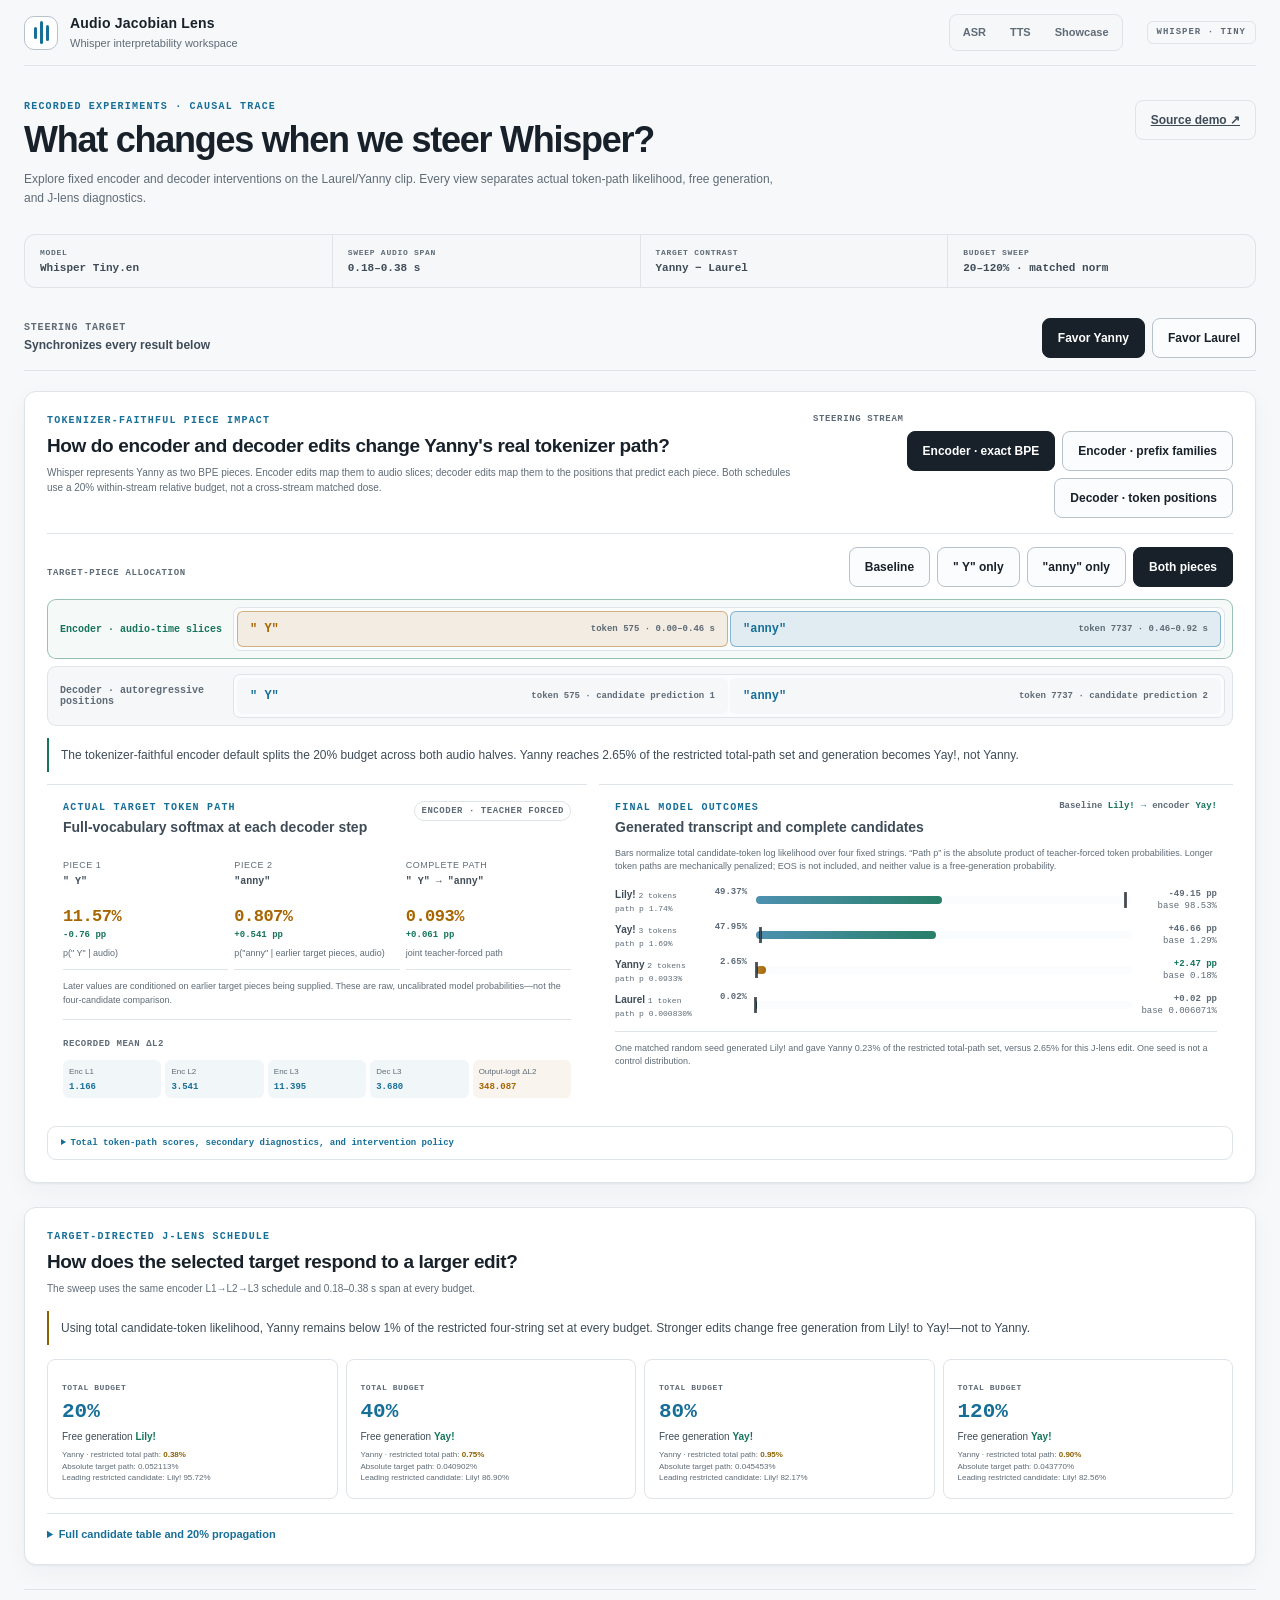
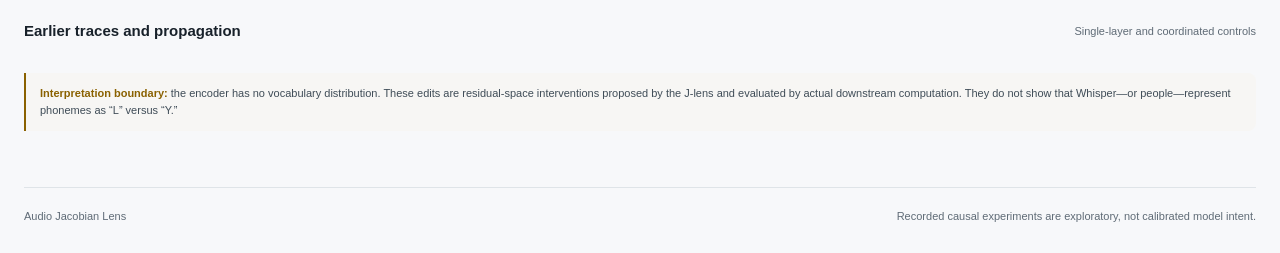
<file: web/causal.html>
<!doctype html>
<html lang="en">
  <head>
    <meta charset="UTF-8" />
    <meta name="viewport" content="width=device-width, initial-scale=1.0" />
    <meta name="description" content="Recorded causal intervention experiments for Audio Jacobian Lens." />
    <meta name="theme-color" content="#f7f8fa" />
    <title>Causal Trace Study · Audio Jacobian Lens</title>
    <link rel="icon" href="./favicon.svg" type="image/svg+xml" />
    <link rel="stylesheet" href="./styles.css?v=0.6.0-consistency" />
    <script src="./workspace-nav.js?v=0.7.0-showcase" defer></script>
    <script src="./causal.js?v=0.6.0-consistency" defer></script>
  </head>
  <body class="causal-page" data-workspace="causal">
    <header class="site-header">
      <a class="brand" href="./" aria-label="Return to Audio Jacobian Lens home">
        <span class="brand-mark" aria-hidden="true"><i></i><i></i><i></i></span>
        <span class="brand-copy"><strong>Audio Jacobian Lens</strong><small>Whisper interpretability workspace</small></span>
      </a>
      <nav class="site-nav" aria-label="Workspace pages">
        <a href="./" data-workspace-link="asr">ASR</a>
        <a href="./" data-workspace-link="speech">Speech</a>
        <a href="./chatterbox" data-workspace-link="tts">TTS</a>
        <a href="./showcase.html" data-workspace-link="showcase">Showcase</a>
      </nav>
      <div class="header-meta"><span class="model-badge">WHISPER · TINY</span></div>
    </header>

    <main>
      <section class="causal-study" aria-labelledby="causal-study-title">
        <div class="causal-study-heading">
          <div>
            <p class="section-label">RECORDED EXPERIMENTS · CAUSAL TRACE</p>
            <h1 id="causal-study-title">What changes when we steer Whisper?</h1>
            <p>Explore fixed encoder and decoder interventions on the Laurel/Yanny clip. Every view separates actual token-path likelihood, free generation, and J-lens diagnostics.</p>
          </div>
          <a class="button quiet" href="https://hrbosker.github.io/demos/laurel-yanny/" target="_blank" rel="noreferrer">Source demo ↗</a>
        </div>

        <div class="causal-study-config" aria-label="Strength-sweep configuration">
          <div><span>Model</span><strong>Whisper Tiny.en</strong></div>
          <div><span>Sweep audio span</span><strong>0.18–0.38 s</strong></div>
          <div><span>Target contrast</span><strong id="target-contrast">Yanny − Laurel</strong></div>
          <div><span>Budget sweep</span><strong>20–120% · matched norm</strong></div>
        </div>

        <div class="global-target-control">
          <div><span>Steering target</span><strong>Synchronizes every result below</strong></div>
          <div class="target-buttons" role="group" aria-label="J-lens steering target">
            <button id="target-yanny" class="button secondary active" type="button" aria-pressed="true">Favor Yanny</button>
            <button id="target-laurel" class="button secondary" type="button" aria-pressed="false">Favor Laurel</button>
          </div>
        </div>

        <section class="target-steering" aria-labelledby="target-steering-title">
          <div class="target-steering-heading">
            <div><p class="overline">Target-directed J-lens schedule</p><h2 id="target-steering-title">How does the selected target respond to a larger edit?</h2><p>The sweep uses the same encoder L1→L2→L3 schedule and 0.18–0.38 s span at every budget.</p></div>
          </div>
          <p class="target-steering-status" id="target-steering-status" aria-live="polite"></p>
          <div class="target-sweep-grid" id="target-sweep-grid" aria-label="Steering strength sweep"></div>
          <details class="target-sweep-details">
            <summary>Full candidate table and 20% propagation</summary>
          <div class="target-layer-grid">
            <div><p class="overline">Candidate token paths at each budget</p><p class="target-caption">Shares normalize total candidate-token log likelihood over these four strings only. The cards also show the absolute target-path likelihood; neither measure is a free-generation probability.</p><div class="target-candidate-table" id="target-candidate-table" aria-label="Candidate values by steering strength"></div></div>
            <div><p class="overline">Downstream propagation at 20%</p><p class="target-caption">Mean and peak residual-state L2 change relative to the unedited run.</p><div class="target-propagation-table" id="target-propagation-table" aria-label="Layer change by target direction"></div></div>
          </div>
          </details>
        </section>

        <section class="causal-piecewise" aria-labelledby="piecewise-title">
          <div class="piece-impact-heading">
            <div>
              <p class="overline" id="piece-impact-overline">Tokenizer-faithful piece impact</p>
              <h2 id="piecewise-title">How do encoder and decoder edits change Yanny's real tokenizer path?</h2>
              <p id="piece-impact-copy"></p>
            </div>
            <div class="piece-stream-control">
              <span>Steering stream</span>
              <div class="piece-impact-buttons" role="group" aria-label="Residual stream">
                <button class="button secondary active" type="button" data-piece-stream="encoder" aria-pressed="true">Encoder · exact BPE</button>
                <button class="button secondary" type="button" data-piece-stream="encoder_prefix" aria-pressed="false">Encoder · prefix families</button>
                <button class="button secondary" type="button" data-piece-stream="decoder" aria-pressed="false">Decoder · token positions</button>
              </div>
            </div>
          </div>

          <div class="piece-condition-control">
            <span>Target-piece allocation</span>
            <div class="piece-impact-buttons" id="piece-condition-buttons" role="group" aria-label="Target-piece allocation"></div>
          </div>

          <div class="piece-impact-map" id="piece-impact-map" aria-label="Tokenizer pieces mapped to encoder audio slices and decoder prediction positions"></div>

          <p class="piece-impact-status" id="piece-impact-status" aria-live="polite"></p>

          <div class="piece-impact-layout">
            <div class="piece-token-path">
              <div class="piece-panel-heading"><div><p class="overline">Actual target token path</p><h3>Full-vocabulary softmax at each decoder step</h3></div><span id="piece-path-badge">encoder · teacher forced</span></div>
              <div class="piece-token-metrics" id="piece-token-metrics"></div>
              <p class="piece-impact-caption">Later values are conditioned on earlier target pieces being supplied. These are raw, uncalibrated model probabilities—not the four-candidate comparison.</p>
              <div class="piece-propagation" id="piece-propagation" aria-label="Mean downstream state change"></div>
            </div>

            <div class="piece-final-output">
              <div class="piece-panel-heading"><div><p class="overline">Final model outcomes</p><h3>Generated transcript and complete candidates</h3></div><div class="piece-generated" id="piece-generated"></div></div>
              <p class="piece-impact-caption">Bars normalize total candidate-token log likelihood over four fixed strings. “Path p” is the absolute product of teacher-forced token probabilities. Longer token paths are mechanically penalized; EOS is not included, and neither value is a free-generation probability.</p>
              <div class="piece-candidate-bars" id="piece-candidate-bars" aria-label="Complete candidate comparison"></div>
              <p class="piece-random-control" id="piece-random-control"></p>
            </div>
          </div>

          <details class="piece-impact-details">
            <summary>Total token-path scores, secondary diagnostics, and intervention policy</summary>
            <div class="piece-raw-table" id="piece-raw-table"></div>
            <p class="piece-method-note" id="piece-method-note"></p>
          </details>
        </section>

        <details class="causal-archive">
          <summary><span>Earlier traces and propagation</span><small>Single-layer and coordinated controls</small></summary>
        <div class="causal-experiment-list" aria-label="Recorded intervention results">
          <article class="causal-experiment-card">
            <div class="causal-experiment-heading"><div><p class="overline">RUN A · SINGLE LAYER</p><h2>Encoder L1</h2></div><span>one edit</span></div>
            <div class="causal-outcome-grid compact">
              <div class="causal-outcome baseline"><span>Baseline</span><strong>3.403</strong><p>total-path log p contrast</p></div>
              <div class="causal-outcome steering"><span>J-lens edit</span><strong>4.579</strong><p><em>+1.176</em> versus baseline</p></div>
              <div class="causal-outcome control"><span>Random control</span><strong>5.343</strong><p><em>+1.939</em> versus baseline</p></div>
            </div>
            <p class="causal-result-note"><strong>Important:</strong> the random control moves the total-path contrast more than the J-lens edit. Free generation stayed <strong>Lily!</strong>.</p>
            <div class="causal-candidate-view">
              <p class="overline">Complete candidate comparison</p>
              <p>Restricted softmax over total candidate-token log probabilities; raw total log p is shown in italics. EOS is excluded and unequal token counts create a length penalty.</p>
              <div class="causal-candidate-table" role="table" aria-label="Single-layer complete candidate comparison">
                <div class="causal-candidate-row causal-candidate-header" role="row"><span role="columnheader">Condition</span><span role="columnheader">Lily!</span><span role="columnheader">Yay!</span><span role="columnheader">Yanny</span><span role="columnheader">Laurel</span></div>
                <div class="causal-candidate-row" role="row"><strong role="rowheader">Baseline</strong><span role="cell">98.53% <i>−1.732</i></span><span role="cell">1.29% <i>−6.071</i></span><span role="cell">0.18% <i>−8.024</i></span><span role="cell">0.006% <i>−11.427</i></span></div>
                <div class="causal-candidate-row steering" role="row"><strong role="rowheader">L1 J-lens</strong><span role="cell">96.12% <i>−1.996</i></span><span role="cell">3.42% <i>−5.331</i></span><span role="cell">0.45% <i>−7.351</i></span><span role="cell">0.0047% <i>−11.930</i></span></div>
                <div class="causal-candidate-row control" role="row"><strong role="rowheader">L1 random</strong><span role="cell">86.37% <i>−2.667</i></span><span role="cell">11.79% <i>−4.659</i></span><span role="cell">1.83% <i>−6.522</i></span><span role="cell">0.0088% <i>−11.865</i></span></div>
              </div>
              <details class="causal-first-token"><summary>Actual first-BPE-token softmax</summary><p>At the first generated decoder position: baseline Lily 36.174%, Yay 12.333%, Yanny 12.333%, Laurel 0.001%; after the L1 J-lens edit: Lily 26.904%, Yay 14.910%, Yanny 14.910%, Laurel 0.001%. Yay and Yanny share their first BPE piece, so their raw first-token values are identical.</p></details>
            </div>
          </article>

          <article class="causal-experiment-card featured">
            <div class="causal-experiment-heading"><div><p class="overline">RUN B · COORDINATED SCHEDULE</p><h2>Encoder L1 + L2 + L3</h2></div><span>three sequential edits · 11.55% each</span></div>
            <div class="causal-outcome-grid compact">
              <div class="causal-outcome baseline"><span>Baseline</span><strong>3.403</strong><p>total-path log p contrast</p></div>
              <div class="causal-outcome steering"><span>J-lens schedule</span><strong>4.865</strong><p><em>+1.462</em> versus baseline</p></div>
              <div class="causal-outcome control"><span>Random schedule</span><strong>4.674</strong><p><em>+1.271</em> versus baseline</p></div>
            </div>
            <p class="causal-result-note"><strong>Important:</strong> the matched random schedule moved in the same direction. This run demonstrates propagation and larger effect size, not direction specificity. Free generation stayed <strong>Lily!</strong>.</p>
            <div class="causal-candidate-view">
              <p class="overline">Complete candidate comparison</p>
              <p>Restricted softmax over total candidate-token log probabilities; raw total log p is shown in italics. This is not a full-output softmax.</p>
              <div class="causal-candidate-table" role="table" aria-label="Multi-layer complete candidate comparison">
                <div class="causal-candidate-row causal-candidate-header" role="row"><span role="columnheader">Condition</span><span role="columnheader">Lily!</span><span role="columnheader">Yay!</span><span role="columnheader">Yanny</span><span role="columnheader">Laurel</span></div>
                <div class="causal-candidate-row" role="row"><strong role="rowheader">Baseline</strong><span role="cell">98.53% <i>−1.732</i></span><span role="cell">1.29% <i>−6.071</i></span><span role="cell">0.18% <i>−8.024</i></span><span role="cell">0.006% <i>−11.427</i></span></div>
                <div class="causal-candidate-row steering" role="row"><strong role="rowheader">L1+L2+L3 J-lens</strong><span role="cell">95.72% <i>−2.023</i></span><span role="cell">3.90% <i>−5.223</i></span><span role="cell">0.38% <i>−7.560</i></span><span role="cell">0.0029% <i>−12.425</i></span></div>
                <div class="causal-candidate-row control" role="row"><strong role="rowheader">L1+L2+L3 random</strong><span role="cell">92.67% <i>−2.270</i></span><span role="cell">6.42% <i>−4.939</i></span><span role="cell">0.90% <i>−6.909</i></span><span role="cell">0.0084% <i>−11.583</i></span></div>
              </div>
              <details class="causal-first-token"><summary>Actual first-BPE-token softmax</summary><p>After the coordinated J-lens schedule: Lily 26.627%, Yay 14.923%, Yanny 14.923%, Laurel 0.000%. The matched random schedule gives Lily 23.566%, Yay 20.609%, Yanny 20.609%, Laurel 0.001%.</p></details>
            </div>
          </article>
        </div>

        <div class="causal-propagation">
          <div class="causal-propagation-copy">
            <p class="overline">Run B · downstream state change</p>
            <h2>The L1→L2→L3 schedule reaches every later computation.</h2>
            <p>Each layer receives the already-edited output of previous layers, then its own normalized J-lens contrast edit. Rows are L2 differences from the unedited run, not token probabilities.</p>
          </div>
          <div class="causal-propagation-table" role="table" aria-label="Multi-layer causal schedule propagation summary">
            <div class="causal-propagation-row causal-propagation-header" role="row"><span role="columnheader">State</span><span role="columnheader">Mean ΔL2</span><span role="columnheader">Peak ΔL2</span></div>
            <div class="causal-propagation-row source" role="row"><span role="cell">Encoder L1 · edited</span><strong role="cell">0.359</strong><strong role="cell">1.652</strong></div>
            <div class="causal-propagation-row source" role="row"><span role="cell">Encoder L2 · edited</span><strong role="cell">1.393</strong><strong role="cell">3.961</strong></div>
            <div class="causal-propagation-row source" role="row"><span role="cell">Encoder L3 · edited</span><strong role="cell">4.349</strong><strong role="cell">11.008</strong></div>
            <div class="causal-propagation-row decoder" role="row"><span role="cell">Decoder L0</span><strong role="cell">0.254</strong><strong role="cell">0.443</strong></div>
            <div class="causal-propagation-row decoder" role="row"><span role="cell">Decoder L1</span><strong role="cell">0.337</strong><strong role="cell">0.456</strong></div>
            <div class="causal-propagation-row decoder" role="row"><span role="cell">Decoder L2</span><strong role="cell">0.497</strong><strong role="cell">0.722</strong></div>
            <div class="causal-propagation-row decoder" role="row"><span role="cell">Decoder L3</span><strong role="cell">1.254</strong><strong role="cell">2.809</strong></div>
            <div class="causal-propagation-row output" role="row"><span role="cell">Output head · decoder positions</span><strong role="cell">63.920</strong><strong role="cell">105.821</strong></div>
          </div>
        </div>

        <section class="causal-next" aria-labelledby="causal-next-title">
          <p class="overline">Experimental register</p>
          <h2 id="causal-next-title">What this page records—and what comes next.</h2>
          <div class="causal-next-grid">
            <div><strong>Implemented</strong><p>Single- and multi-layer schedules, complete-candidate scoring, free generation, per-layer propagation capture, and matched-norm random controls.</p></div>
            <div><strong>Required before claims</strong><p>A distribution of random controls, reverse Laurel-target schedules, frequency-filtered source variants, and strength/window scans fixed before evaluation.</p></div>
          </div>
        </section>
        </details>

        <p class="causal-study-caveat"><strong>Interpretation boundary:</strong> the encoder has no vocabulary distribution. These edits are residual-space interventions proposed by the J-lens and evaluated by actual downstream computation. They do not show that Whisper—or people—represent phonemes as “L” versus “Y.”</p>
      </section>
    </main>

    <footer><span>Audio Jacobian Lens</span><span>Recorded causal experiments are exploratory, not calibrated model intent.</span></footer>
  </body>
</html>
</file>
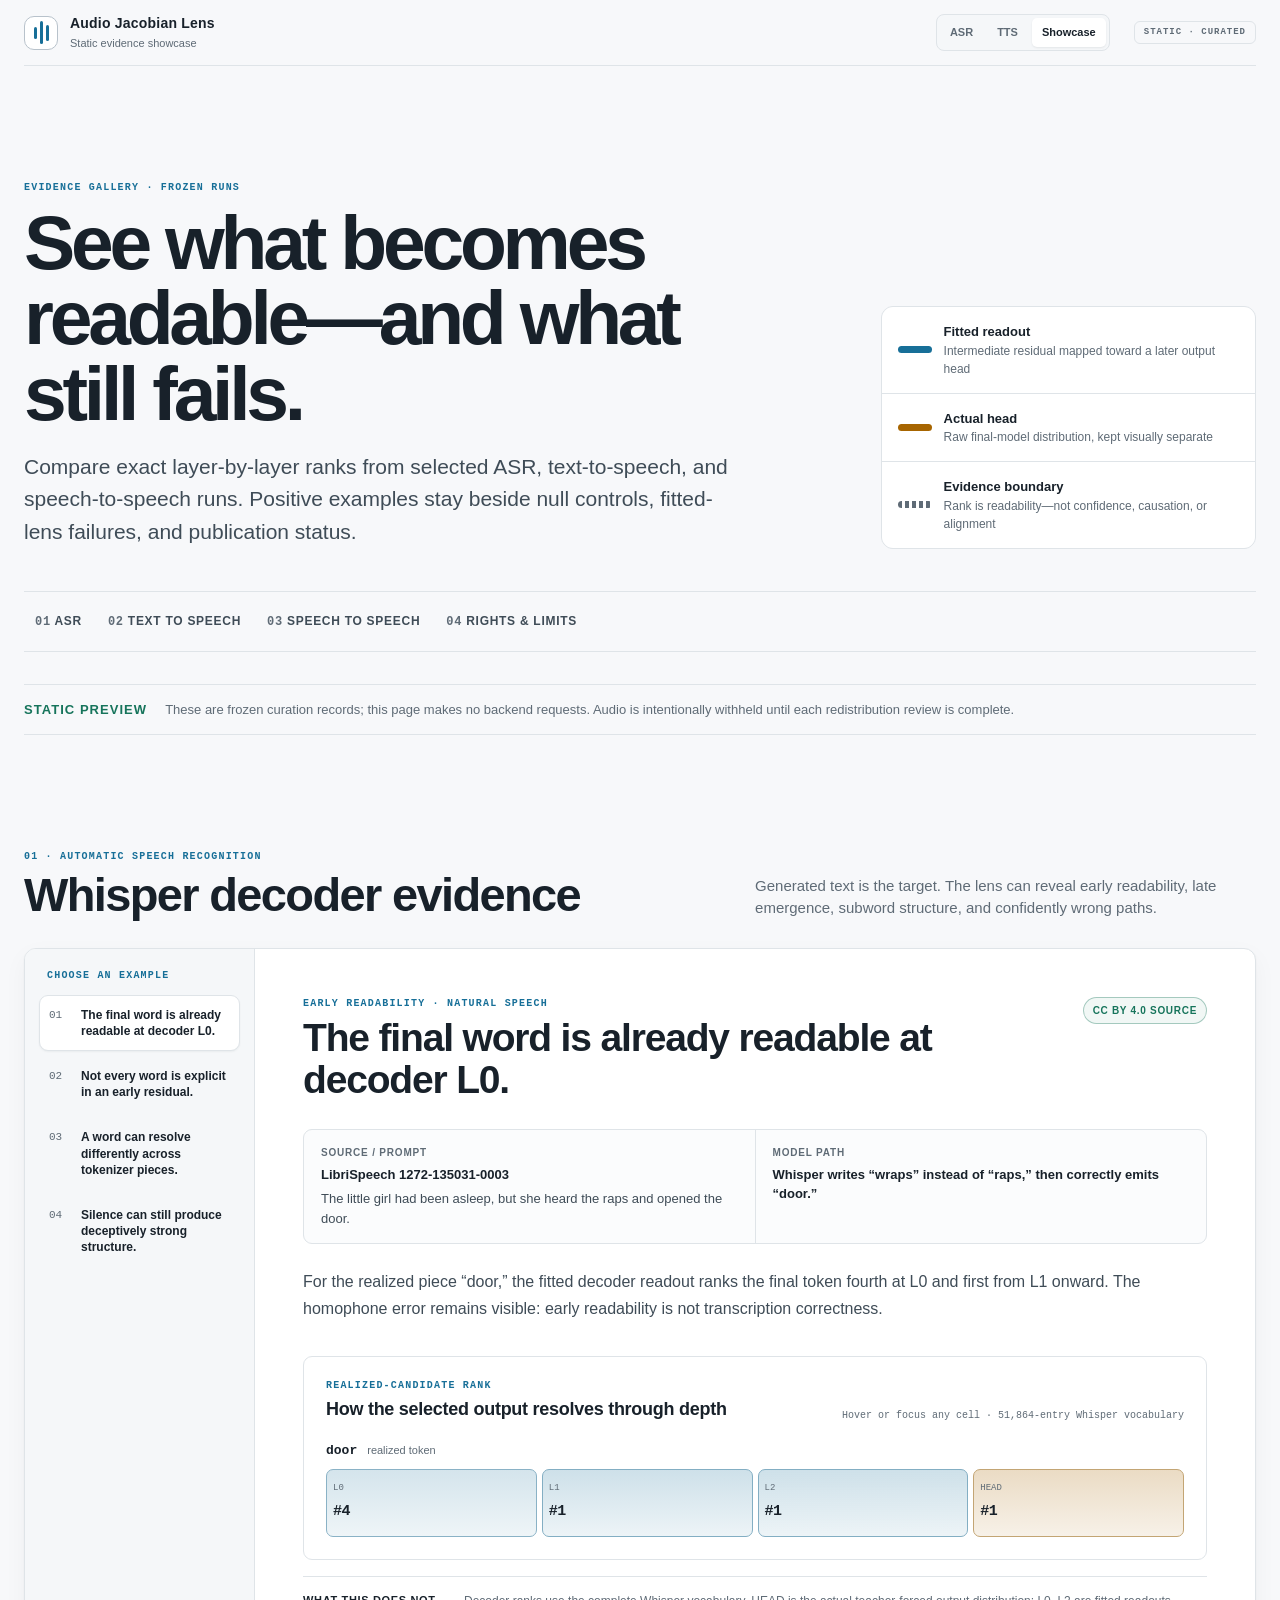
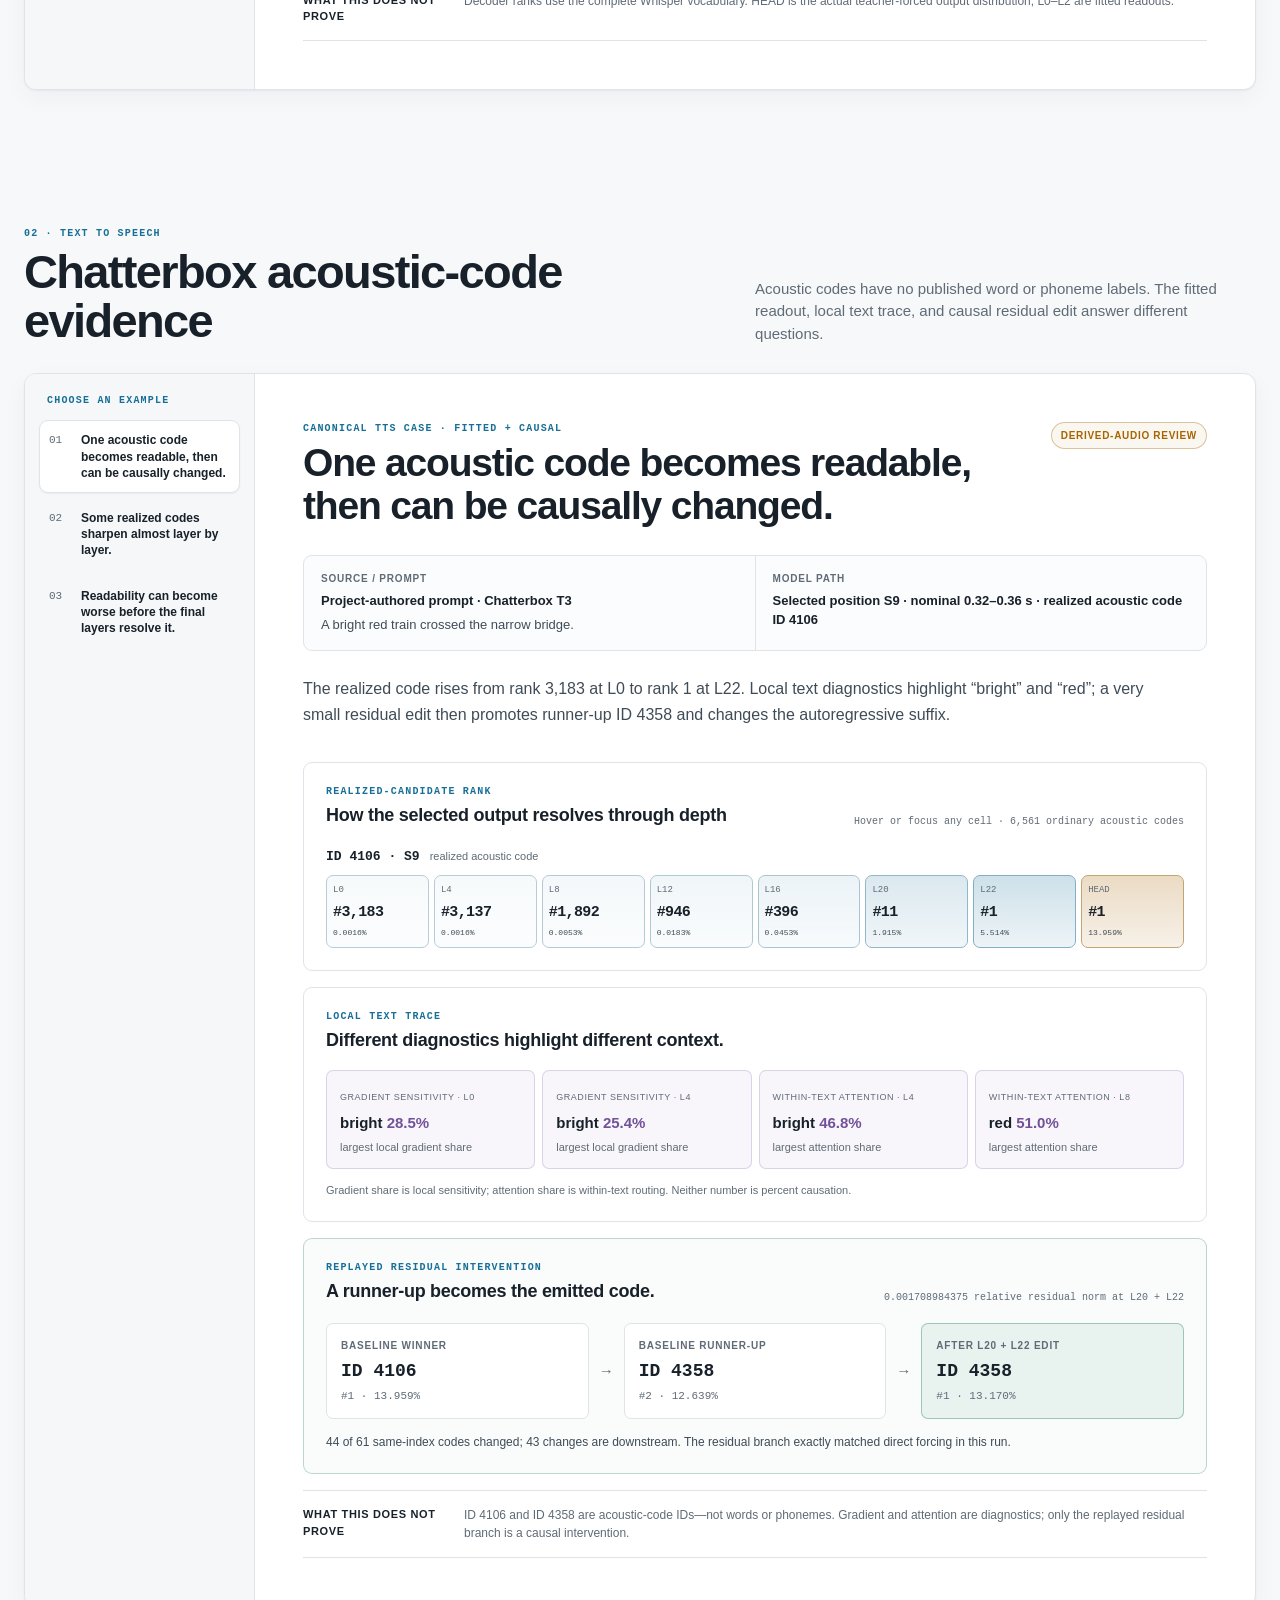
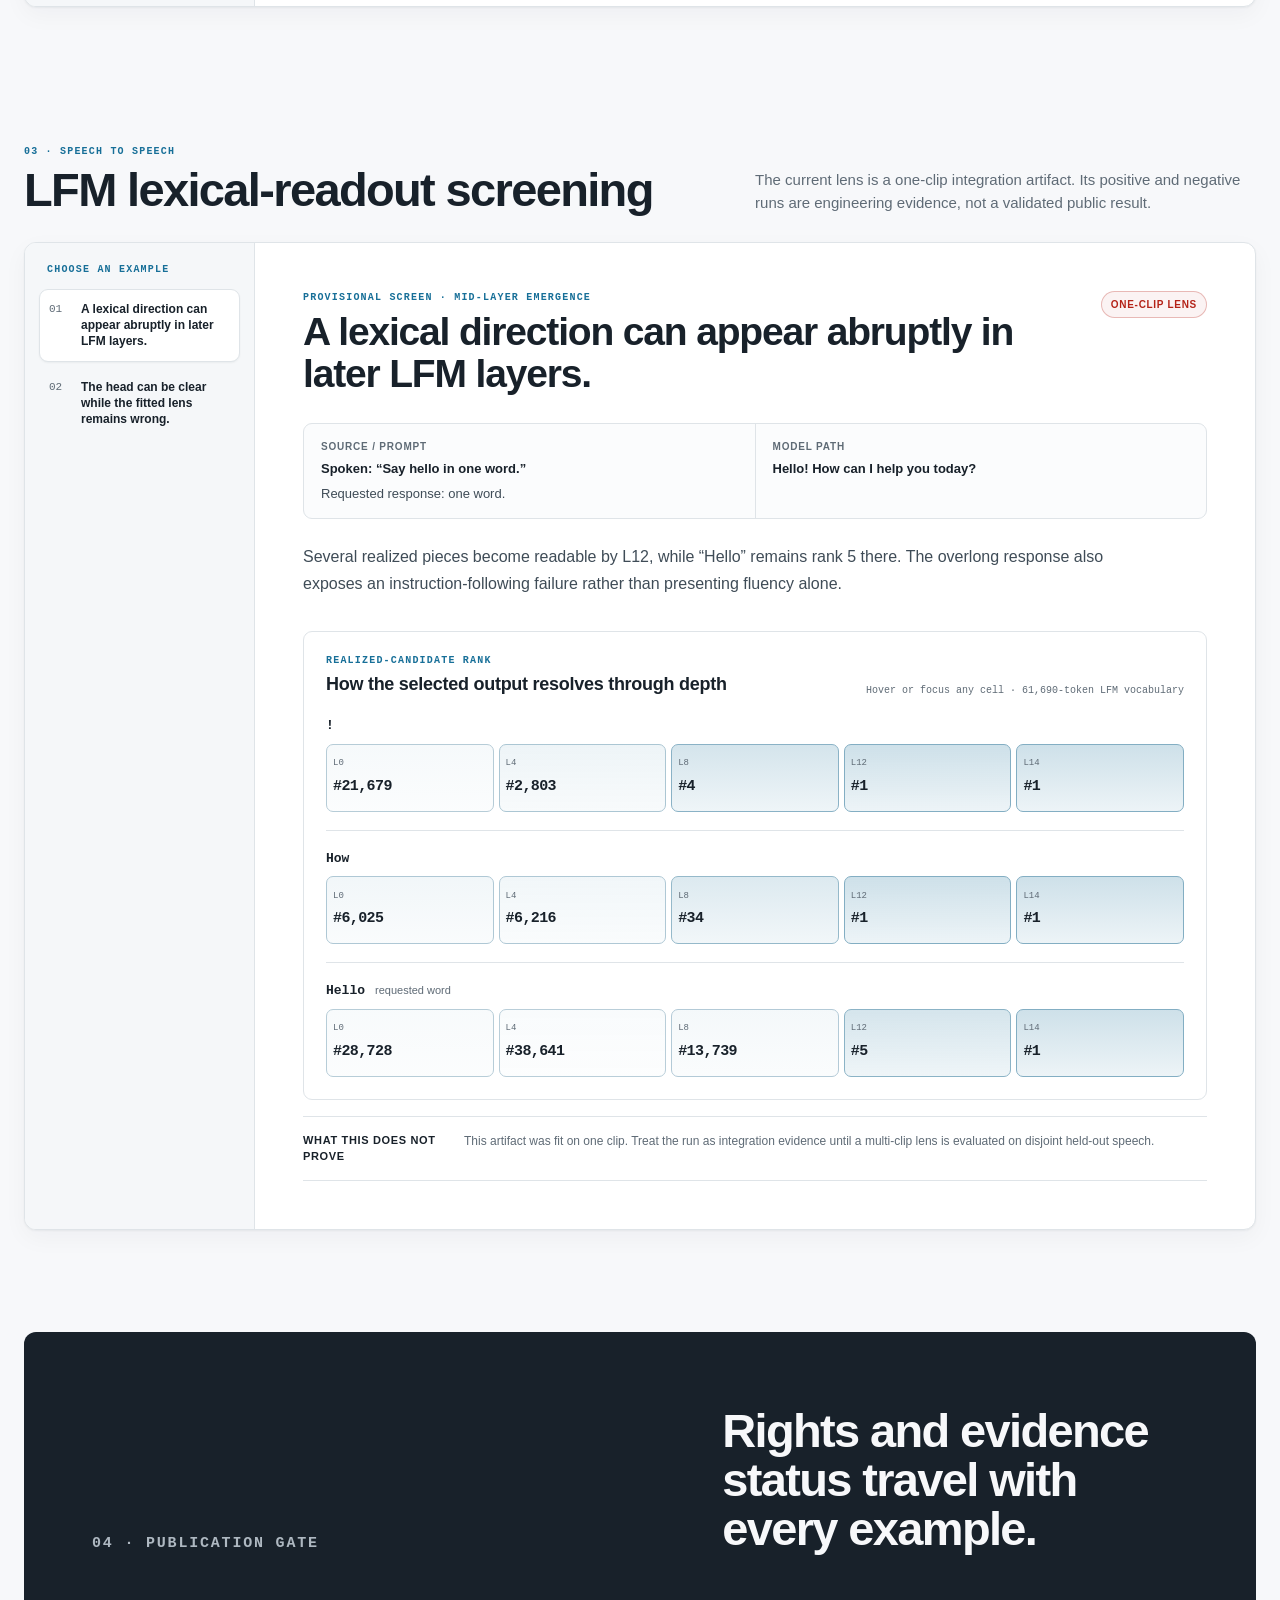
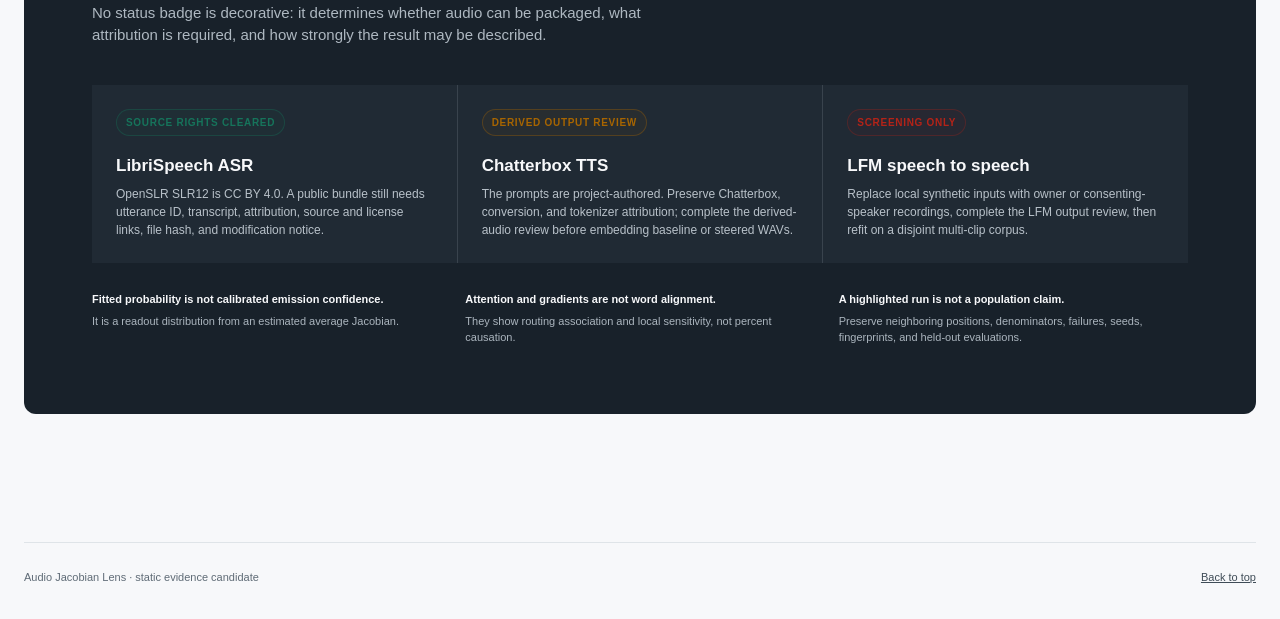
<file: web/showcase.html>
<!doctype html>
<html lang="en">
  <head>
    <meta charset="UTF-8" />
    <meta name="viewport" content="width=device-width, initial-scale=1.0" />
    <meta
      name="description"
      content="A static, evidence-led gallery of Audio Jacobian Lens examples across ASR, text-to-speech, and speech-to-speech models."
    />
    <meta name="theme-color" content="#f7f8fa" />
    <title>Evidence Showcase · Audio Jacobian Lens</title>
    <link rel="icon" href="./favicon.svg" type="image/svg+xml" />
    <link rel="stylesheet" href="./styles.css?v=0.7.7-generation-stop" />
    <link rel="stylesheet" href="./showcase.css?v=0.1.0" />
    <script src="./workspace-nav.js?v=0.7.0-showcase" defer></script>
    <script src="./showcase.js?v=0.1.1" defer></script>
  </head>
  <body class="showcase-page" data-workspace="showcase">
    <a class="skip-link" href="#showcase-main">Skip to evidence</a>

    <header class="site-header">
      <a class="brand" href="./" aria-label="Audio Jacobian Lens home">
        <span class="brand-mark" aria-hidden="true"><i></i><i></i><i></i></span>
        <span class="brand-copy">
          <strong>Audio Jacobian Lens</strong>
          <small>Static evidence showcase</small>
        </span>
      </a>
      <nav class="site-nav" aria-label="Workspace pages">
        <a href="./" data-workspace-link="asr">ASR</a>
        <a href="./" data-workspace-link="speech">Speech</a>
        <a href="./chatterbox" data-workspace-link="tts">TTS</a>
        <a class="active" href="./showcase.html" data-workspace-link="showcase" aria-current="page">Showcase</a>
      </nav>
      <div class="header-meta">
        <span class="model-badge">STATIC · CURATED</span>
      </div>
    </header>

    <main id="showcase-main">
      <section class="hero showcase-hero" aria-labelledby="showcase-title">
        <div>
          <p class="eyebrow">Evidence gallery · frozen runs</p>
          <h1 id="showcase-title">See what becomes readable—and what still fails.</h1>
          <p class="hero-copy">
            Compare exact layer-by-layer ranks from selected ASR, text-to-speech, and
            speech-to-speech runs. Positive examples stay beside null controls, fitted-lens
            failures, and publication status.
          </p>
        </div>
        <div class="showcase-key" aria-label="How to read the showcase">
          <p><i class="key-line fitted" aria-hidden="true"></i><span><strong>Fitted readout</strong>Intermediate residual mapped toward a later output head</span></p>
          <p><i class="key-line head" aria-hidden="true"></i><span><strong>Actual head</strong>Raw final-model distribution, kept visually separate</span></p>
          <p><i class="key-line caution" aria-hidden="true"></i><span><strong>Evidence boundary</strong>Rank is readability—not confidence, causation, or alignment</span></p>
        </div>
      </section>

      <nav class="showcase-jump-nav" aria-label="Showcase sections">
        <a href="#asr-showcase"><span>01</span> ASR</a>
        <a href="#tts-showcase"><span>02</span> Text to speech</a>
        <a href="#speech-showcase"><span>03</span> Speech to speech</a>
        <a href="#showcase-rights"><span>04</span> Rights &amp; limits</a>
      </nav>

      <aside class="showcase-static-note" aria-label="Static preview status">
        <strong>Static preview</strong>
        <span>These are frozen curation records; this page makes no backend requests. Audio is intentionally withheld until each redistribution review is complete.</span>
      </aside>

      <section class="showcase-workspace" id="asr-showcase" aria-labelledby="asr-showcase-title">
        <header class="showcase-section-heading">
          <div>
            <p class="section-label">01 · AUTOMATIC SPEECH RECOGNITION</p>
            <h2 id="asr-showcase-title">Whisper decoder evidence</h2>
          </div>
          <p>Generated text is the target. The lens can reveal early readability, late emergence, subword structure, and confidently wrong paths.</p>
        </header>
        <div class="showcase-example-shell">
          <div class="showcase-example-nav">
            <p class="overline">Choose an example</p>
            <div id="asr-example-buttons" class="showcase-example-buttons" role="group" aria-label="ASR examples"></div>
          </div>
          <article id="asr-example-detail" class="showcase-example-detail" aria-live="polite"></article>
        </div>
      </section>

      <section class="showcase-workspace showcase-workspace-tts" id="tts-showcase" aria-labelledby="tts-showcase-title">
        <header class="showcase-section-heading">
          <div>
            <p class="section-label">02 · TEXT TO SPEECH</p>
            <h2 id="tts-showcase-title">Chatterbox acoustic-code evidence</h2>
          </div>
          <p>Acoustic codes have no published word or phoneme labels. The fitted readout, local text trace, and causal residual edit answer different questions.</p>
        </header>
        <div class="showcase-example-shell">
          <div class="showcase-example-nav">
            <p class="overline">Choose an example</p>
            <div id="tts-example-buttons" class="showcase-example-buttons" role="group" aria-label="Text-to-speech examples"></div>
          </div>
          <article id="tts-example-detail" class="showcase-example-detail" aria-live="polite"></article>
        </div>
      </section>

      <section class="showcase-workspace" id="speech-showcase" aria-labelledby="speech-showcase-title">
        <header class="showcase-section-heading">
          <div>
            <p class="section-label">03 · SPEECH TO SPEECH</p>
            <h2 id="speech-showcase-title">LFM lexical-readout screening</h2>
          </div>
          <p>The current lens is a one-clip integration artifact. Its positive and negative runs are engineering evidence, not a validated public result.</p>
        </header>
        <div class="showcase-example-shell">
          <div class="showcase-example-nav">
            <p class="overline">Choose an example</p>
            <div id="speech-example-buttons" class="showcase-example-buttons" role="group" aria-label="Speech-to-speech examples"></div>
          </div>
          <article id="speech-example-detail" class="showcase-example-detail" aria-live="polite"></article>
        </div>
      </section>

      <section class="showcase-rights" id="showcase-rights" aria-labelledby="showcase-rights-title">
        <header>
          <p class="section-label">04 · PUBLICATION GATE</p>
          <h2 id="showcase-rights-title">Rights and evidence status travel with every example.</h2>
          <p>No status badge is decorative: it determines whether audio can be packaged, what attribution is required, and how strongly the result may be described.</p>
        </header>
        <div class="showcase-rights-grid">
          <article>
            <span class="rights-status ready">Source rights cleared</span>
            <h3>LibriSpeech ASR</h3>
            <p>OpenSLR SLR12 is CC BY 4.0. A public bundle still needs utterance ID, transcript, attribution, source and license links, file hash, and modification notice.</p>
          </article>
          <article>
            <span class="rights-status review">Derived output review</span>
            <h3>Chatterbox TTS</h3>
            <p>The prompts are project-authored. Preserve Chatterbox, conversion, and tokenizer attribution; complete the derived-audio review before embedding baseline or steered WAVs.</p>
          </article>
          <article>
            <span class="rights-status blocked">Screening only</span>
            <h3>LFM speech to speech</h3>
            <p>Replace local synthetic inputs with owner or consenting-speaker recordings, complete the LFM output review, then refit on a disjoint multi-clip corpus.</p>
          </article>
        </div>
        <div class="showcase-global-caveats">
          <p><strong>Fitted probability is not calibrated emission confidence.</strong> It is a readout distribution from an estimated average Jacobian.</p>
          <p><strong>Attention and gradients are not word alignment.</strong> They show routing association and local sensitivity, not percent causation.</p>
          <p><strong>A highlighted run is not a population claim.</strong> Preserve neighboring positions, denominators, failures, seeds, fingerprints, and held-out evaluations.</p>
        </div>
      </section>
    </main>

    <footer class="showcase-footer">
      <span>Audio Jacobian Lens · static evidence candidate</span>
      <a href="#showcase-main">Back to top</a>
    </footer>
  </body>
</html>
</file>
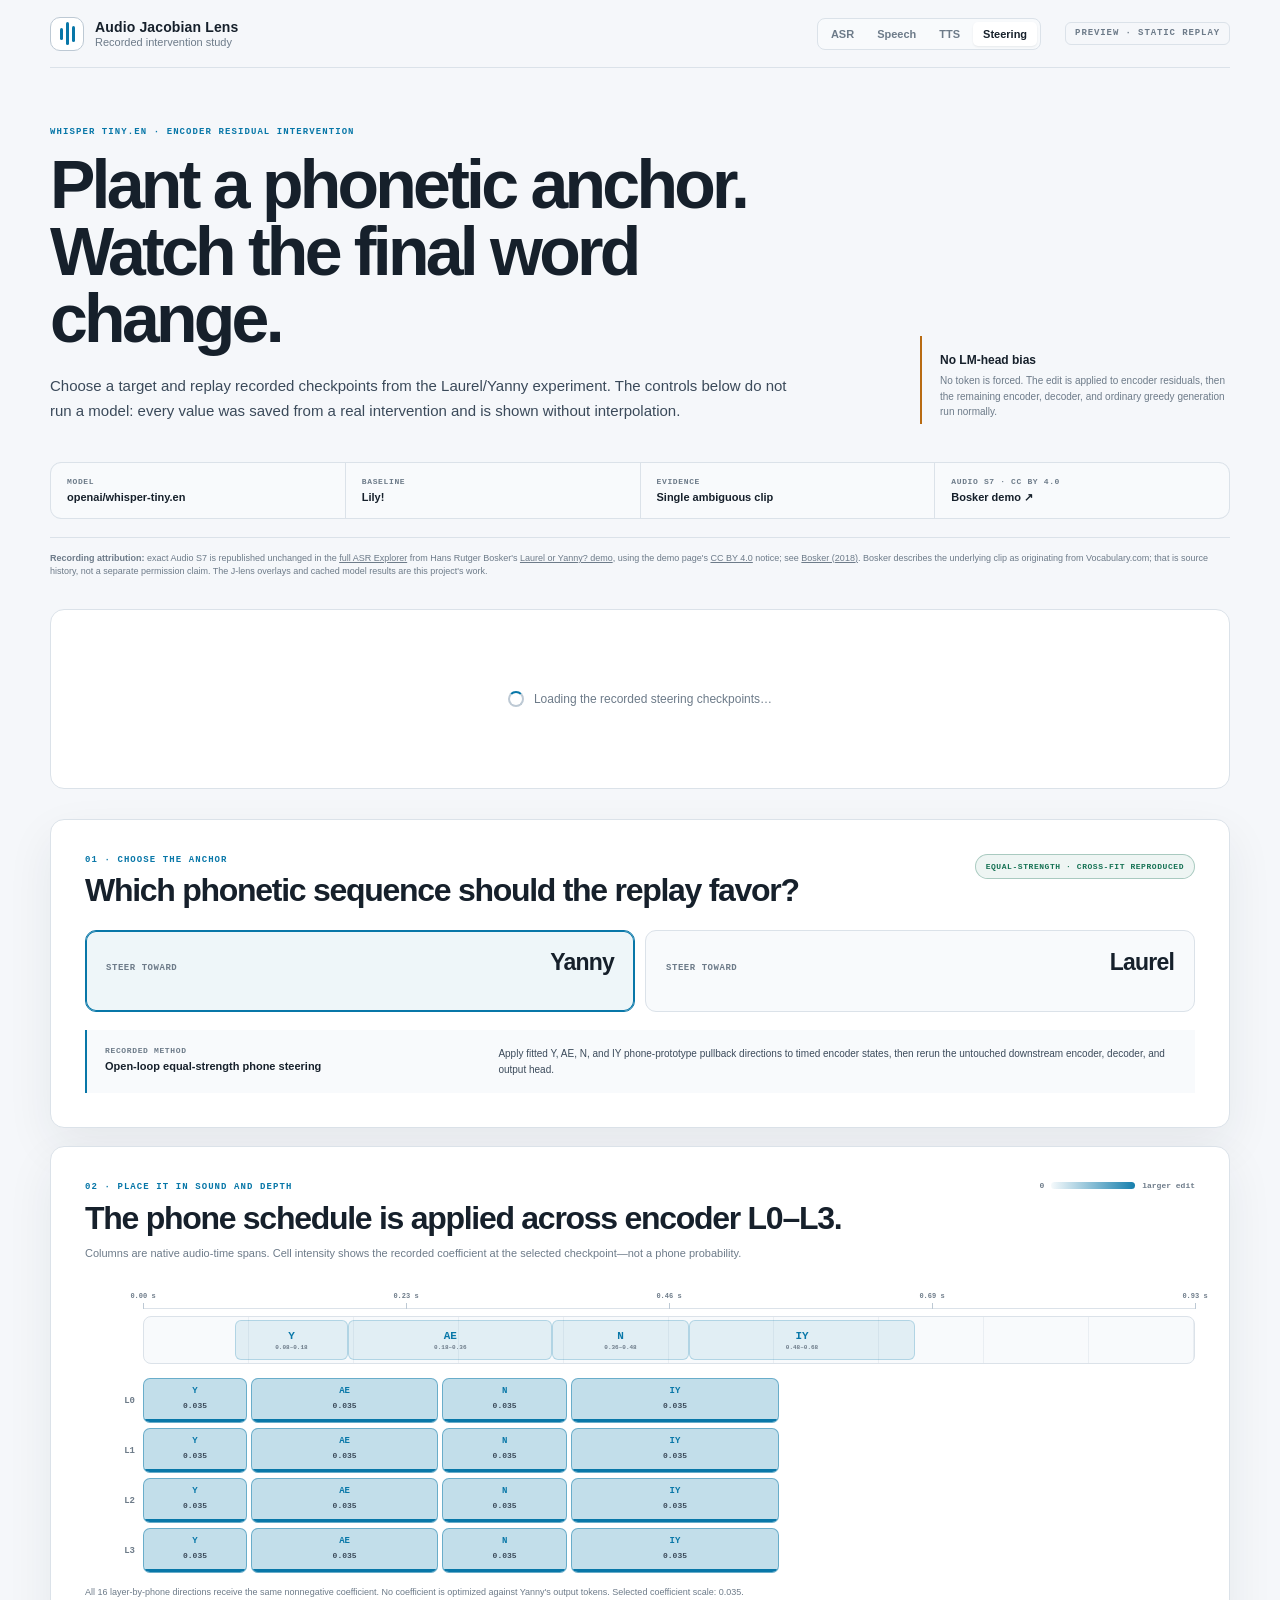
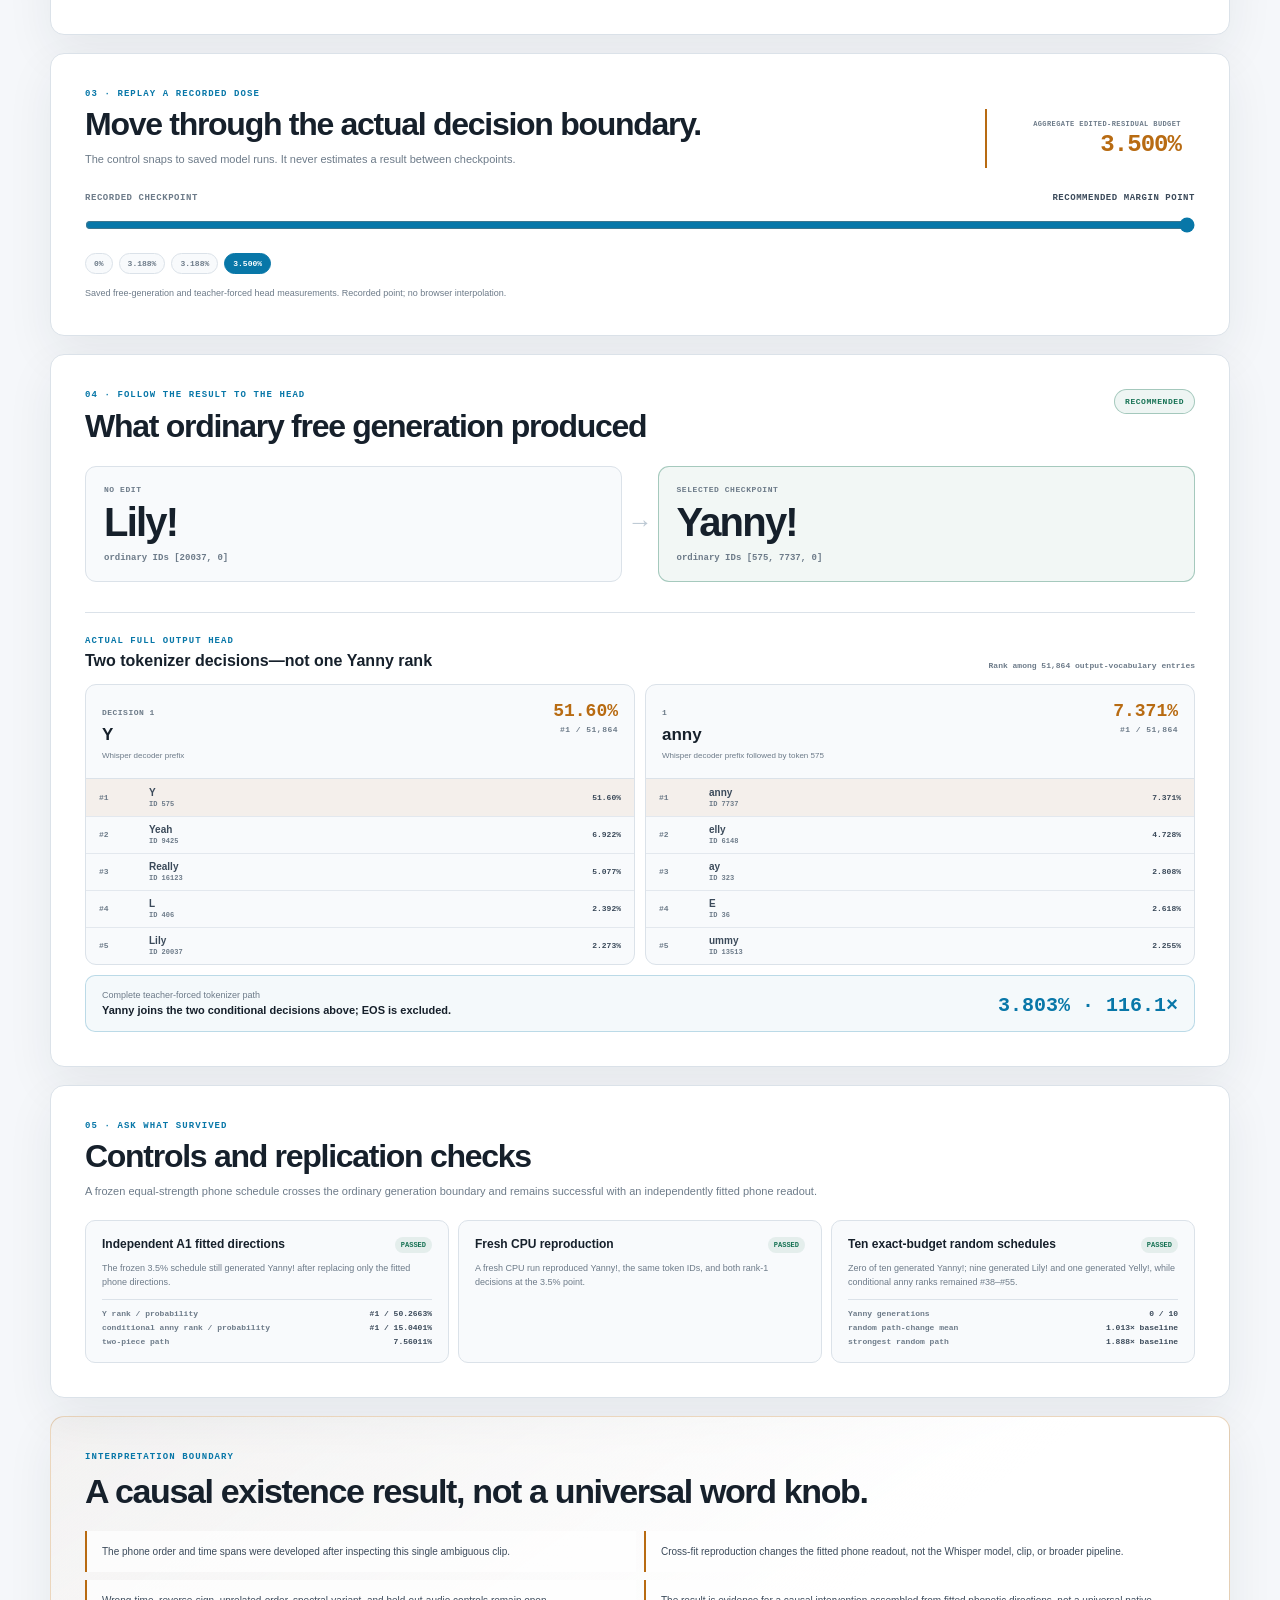
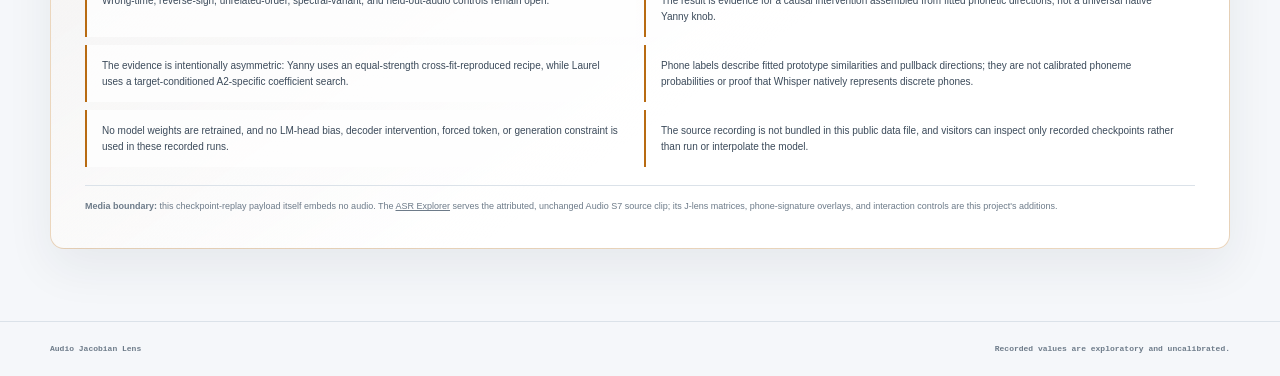
<file: web/steering.html>
<!doctype html>
<html lang="en">
  <head>
    <meta charset="UTF-8" />
    <meta name="viewport" content="width=device-width, initial-scale=1.0" />
    <meta name="description" content="Interactive replay of recorded Whisper phone-signature steering experiments." />
    <meta name="theme-color" content="#f6f8fb" />
    <title>Phone Steering Replay · Audio Jacobian Lens</title>
    <link rel="icon" href="./favicon.svg" type="image/svg+xml" />
    <link rel="stylesheet" href="./steering.css?v=1" />
    <script src="./steering.js?v=1" defer></script>
  </head>
  <body data-results-url="./data/phone-steering-results.json">
    <a class="skip-link" href="#steering-main">Skip to the experiment</a>

    <header class="site-header">
      <a class="brand" href="./" aria-label="Audio Jacobian Lens home">
        <span class="brand-mark" aria-hidden="true"><i></i><i></i><i></i></span>
        <span class="brand-copy"><strong>Audio Jacobian Lens</strong><small>Recorded intervention study</small></span>
      </a>
      <nav class="site-nav" aria-label="Model explorers">
        <a href="./">ASR</a>
        <a href="./">Speech</a>
        <a href="./chatterbox">TTS</a>
        <a class="active" href="./steering.html" aria-current="page">Steering</a>
      </nav>
      <span class="static-badge">PREVIEW · STATIC REPLAY</span>
    </header>

    <main id="steering-main">
      <section class="hero" aria-labelledby="page-title">
        <div>
          <p class="eyebrow">WHISPER TINY.EN · ENCODER RESIDUAL INTERVENTION</p>
          <h1 id="page-title">Plant a phonetic anchor. Watch the final word change.</h1>
          <p class="hero-copy">Choose a target and replay recorded checkpoints from the Laurel/Yanny experiment. The controls below do not run a model: every value was saved from a real intervention and is shown without interpolation.</p>
        </div>
        <aside class="hero-boundary">
          <strong>No LM-head bias</strong>
          <span>No token is forced. The edit is applied to encoder residuals, then the remaining encoder, decoder, and ordinary greedy generation run normally.</span>
        </aside>
      </section>

      <section class="source-strip" aria-label="Experiment provenance">
        <div><span>Model</span><strong id="model-label">Loading…</strong></div>
        <div><span>Baseline</span><strong id="baseline-label">Loading…</strong></div>
        <div><span>Evidence</span><strong>Single ambiguous clip</strong></div>
        <a id="source-link" href="https://hrbosker.github.io/demos/laurel-yanny/" target="_blank" rel="noreferrer"><span>Audio S7 · CC BY 4.0</span><strong>Bosker demo ↗</strong></a>
      </section>
      <p class="source-rights"><strong>Recording attribution:</strong> exact Audio S7 is republished unchanged in the <a href="/?sample=asr-laurel-yanny">full ASR Explorer</a> from Hans Rutger Bosker's <a href="https://hrbosker.github.io/demos/laurel-yanny/" target="_blank" rel="noreferrer">Laurel or Yanny? demo</a>, using the demo page's <a href="https://creativecommons.org/licenses/by/4.0/" target="_blank" rel="noreferrer">CC BY 4.0</a> notice; see <a href="https://doi.org/10.1121/1.5070144" target="_blank" rel="noreferrer">Bosker (2018)</a>. Bosker describes the underlying clip as originating from Vocabulary.com; that is source history, not a separate permission claim. The J-lens overlays and cached model results are this project's work.</p>

      <div id="load-status" class="load-status" role="status" aria-live="polite">
        <span class="loader" aria-hidden="true"></span>
        Loading the recorded steering checkpoints…
      </div>

      <section id="steering-app" class="steering-app" hidden>
        <section class="target-panel" aria-labelledby="target-title">
          <div class="section-heading">
            <div>
              <p class="eyebrow">01 · CHOOSE THE ANCHOR</p>
              <h2 id="target-title">Which phonetic sequence should the replay favor?</h2>
            </div>
            <span id="evidence-badge" class="evidence-badge"></span>
          </div>
          <div class="target-buttons" role="group" aria-label="Steering target">
            <button type="button" data-target="yanny" aria-pressed="true"><span>Steer toward</span><strong>Yanny</strong></button>
            <button type="button" data-target="laurel" aria-pressed="false"><span>Steer toward</span><strong>Laurel</strong></button>
          </div>
          <div class="method-summary">
            <div><span>Recorded method</span><strong id="method-label"></strong></div>
            <p id="method-description"></p>
          </div>
        </section>

        <section class="schedule-panel" aria-labelledby="schedule-title">
          <div class="section-heading">
            <div>
              <p class="eyebrow">02 · PLACE IT IN SOUND AND DEPTH</p>
              <h2 id="schedule-title">The phone schedule is applied across encoder L0–L3.</h2>
              <p>Columns are native audio-time spans. Cell intensity shows the recorded coefficient at the selected checkpoint—not a phone probability.</p>
            </div>
            <div class="heat-legend" aria-label="Coefficient intensity legend"><span>0</span><i></i><span>larger edit</span></div>
          </div>
          <div class="phone-timeline" aria-label="Target phone timing">
            <div id="timeline-ruler" class="timeline-ruler"></div>
            <div id="phone-ribbon" class="phone-ribbon"></div>
          </div>
          <div id="coefficient-heatmap" class="coefficient-heatmap" role="table" aria-label="Steering coefficients by encoder layer and phone span"></div>
          <p id="coefficient-note" class="micro-note"></p>
        </section>

        <section class="checkpoint-panel" aria-labelledby="checkpoint-title">
          <div class="section-heading checkpoint-heading">
            <div>
              <p class="eyebrow">03 · REPLAY A RECORDED DOSE</p>
              <h2 id="checkpoint-title">Move through the actual decision boundary.</h2>
              <p>The control snaps to saved model runs. It never estimates a result between checkpoints.</p>
            </div>
            <div class="checkpoint-readout">
              <span>Aggregate edited-residual budget</span>
              <strong id="budget-value">—</strong>
            </div>
          </div>
          <label class="range-label" for="checkpoint-range"><span>Recorded checkpoint</span><output id="checkpoint-label" for="checkpoint-range">—</output></label>
          <input id="checkpoint-range" type="range" min="0" max="0" step="1" value="0" disabled />
          <div id="checkpoint-marks" class="checkpoint-marks" aria-label="Recorded checkpoint shortcuts"></div>
          <p id="checkpoint-note" class="micro-note"></p>
        </section>

        <section class="outcome-panel" aria-labelledby="outcome-title">
          <div class="section-heading">
            <div>
              <p class="eyebrow">04 · FOLLOW THE RESULT TO THE HEAD</p>
              <h2 id="outcome-title">What ordinary free generation produced</h2>
            </div>
            <span id="outcome-role" class="outcome-role"></span>
          </div>
          <div class="transcript-flow" aria-live="polite" aria-atomic="true">
            <article>
              <span>No edit</span>
              <strong id="baseline-transcript">—</strong>
              <code id="baseline-token-ids">—</code>
            </article>
            <i aria-hidden="true">→</i>
            <article id="selected-outcome-card">
              <span>Selected checkpoint</span>
              <strong id="selected-transcript">—</strong>
              <code id="selected-token-ids">—</code>
            </article>
          </div>

          <div class="decision-heading">
            <div><p class="eyebrow">ACTUAL FULL OUTPUT HEAD</p><h3 id="decision-title">Tokenizer decisions</h3></div>
            <span id="rank-semantics">Complete vocabulary competition</span>
          </div>
          <div id="decision-grid" class="decision-grid"></div>
          <div id="path-summary" class="path-summary" hidden></div>
        </section>

        <section class="controls-panel" aria-labelledby="controls-title">
          <div class="section-heading">
            <div>
              <p class="eyebrow">05 · ASK WHAT SURVIVED</p>
              <h2 id="controls-title">Controls and replication checks</h2>
              <p id="evidence-summary"></p>
            </div>
          </div>
          <div id="control-grid" class="control-grid"></div>
        </section>

        <section class="interpretation-panel" aria-labelledby="interpretation-title">
          <p class="eyebrow">INTERPRETATION BOUNDARY</p>
          <h2 id="interpretation-title">A causal existence result, not a universal word knob.</h2>
          <div id="caveat-list" class="caveat-list"></div>
          <p class="source-rights"><strong>Media boundary:</strong> this checkpoint-replay payload itself embeds no audio. The <a href="/?sample=asr-laurel-yanny">ASR Explorer</a> serves the attributed, unchanged Audio S7 source clip; its J-lens matrices, phone-signature overlays, and interaction controls are this project's additions.</p>
        </section>
      </section>

      <noscript><p class="load-status error">This replay requires JavaScript to select and render its cached checkpoints.</p></noscript>
    </main>

    <footer><span>Audio Jacobian Lens</span><span>Recorded values are exploratory and uncalibrated.</span></footer>
  </body>
</html>
</file>
<file: web/styles.css>
:root {
  color-scheme: light;
  --bg: #f7f8fa;
  --bg-soft: #f1f3f5;
  --panel: #ffffff;
  --panel-raised: #fbfcfd;
  --panel-muted: #f5f7f9;
  --line: #dfe4e8;
  --line-strong: #b8c2cb;
  --text: #18212a;
  --text-soft: #3f4c57;
  --muted: #5f6b76;
  --muted-rgb: 95, 107, 118;
  --muted-dark: #6d7983;
  --probability: #a76500;
  --probability-rgb: 167, 101, 0;
  --lens: #176f98;
  --lens-rgb: 23, 111, 152;
  --attention: #72519a;
  --attention-rgb: 114, 81, 154;
  --accent: #16745b;
  --accent-rgb: 22, 116, 91;
  --danger: #b42318;
  --warning: #8a6100;
  --radius-sm: 6px;
  --radius-md: 9px;
  --radius-lg: 12px;
  --shadow: 0 1px 2px rgba(24, 33, 42, 0.05), 0 8px 24px rgba(24, 33, 42, 0.04);
  --sans: Inter, ui-sans-serif, -apple-system, BlinkMacSystemFont, "Segoe UI", sans-serif;
  --mono: "SFMono-Regular", Consolas, "Liberation Mono", monospace;
}

* { box-sizing: border-box; }

html { scroll-behavior: smooth; }

body {
  margin: 0;
  min-width: 320px;
  background: var(--bg);
  color: var(--text);
  font-family: var(--sans);
  font-size: 15px;
  line-height: 1.5;
  -webkit-font-smoothing: antialiased;
}
body[data-workspace="asr"] { min-width: 0; overflow-x: clip; }

button, input { font: inherit; }
button { color: inherit; }
button, [role="slider"], [tabindex="0"] { outline: none; }
button:focus-visible, [role="slider"]:focus-visible, [tabindex="0"]:focus-visible, input:focus-visible {
  box-shadow: 0 0 0 2px var(--bg), 0 0 0 4px var(--accent);
}

[hidden] { display: none !important; }

.visually-hidden {
  position: absolute !important;
  width: 1px !important;
  height: 1px !important;
  padding: 0 !important;
  margin: -1px !important;
  overflow: hidden !important;
  clip: rect(0 0 0 0) !important;
  white-space: nowrap !important;
  border: 0 !important;
}

.skip-link {
  position: fixed;
  z-index: 1000;
  top: 12px;
  left: 12px;
  padding: 9px 13px;
  border-radius: var(--radius-sm);
  background: var(--accent);
  color: #fff;
  font-weight: 750;
  transform: translateY(-160%);
}
.skip-link:focus { transform: translateY(0); }

.site-header, main, footer {
  width: min(1240px, calc(100% - 48px));
  margin-inline: auto;
}

.site-header {
  min-height: 66px;
  display: flex;
  align-items: center;
  justify-content: space-between;
  gap: 24px;
  border-bottom: 1px solid var(--line);
}

.brand {
  display: inline-flex;
  align-items: center;
  gap: 12px;
  color: inherit;
  text-decoration: none;
}
.brand-mark {
  width: 34px;
  height: 34px;
  display: flex;
  align-items: center;
  justify-content: center;
  gap: 3px;
  border: 1px solid var(--line-strong);
  border-radius: 10px;
  background: var(--panel);
}
.brand-mark i { width: 3px; border-radius: 4px; background: var(--lens); }
.brand-mark i:nth-child(1) { height: 12px; }
.brand-mark i:nth-child(2) { height: 23px; }
.brand-mark i:nth-child(3) { height: 16px; }
.brand-copy strong, .brand-copy small { display: block; }
.brand-copy strong { font-size: 14px; font-weight: 720; letter-spacing: 0.015em; }
.brand-copy small { margin-top: 1px; color: var(--muted); font-size: 11px; }

.site-nav { display: flex; align-items: center; gap: 4px; margin-left: auto; padding: 3px; border: 1px solid var(--line); border-radius: 8px; background: var(--panel-muted); }
.site-nav a { padding: 6px 10px; border-radius: 5px; color: var(--muted); font-size: 11px; font-weight: 650; text-decoration: none; }
.site-nav a:hover { color: var(--text); }
.site-nav a.active { background: var(--panel); color: var(--text); box-shadow: 0 1px 2px rgba(24,33,42,0.08); }

.resource-links { display: flex; align-items: center; gap: 5px; }
.resource-link {
  display: inline-flex;
  align-items: center;
  justify-content: center;
  padding: 6px 8px;
  border: 1px solid var(--line);
  border-radius: 6px;
  background: var(--panel);
  color: var(--muted);
  font: 700 8px/1 var(--mono);
  letter-spacing: 0.035em;
  text-decoration: none;
  text-transform: uppercase;
  white-space: nowrap;
}
.resource-link:hover { border-color: var(--line-strong); color: var(--text); }
.resource-link:focus-visible { outline: 2px solid var(--lens); outline-offset: 2px; }

.header-meta { display: flex; align-items: center; gap: 10px; }
.model-badge {
  padding: 6px 9px;
  border: 1px solid var(--line);
  border-radius: 6px;
  color: var(--muted);
  font: 650 9px/1 var(--mono);
  letter-spacing: 0.11em;
}
.status-pill {
  min-height: 34px;
  display: inline-flex;
  align-items: center;
  gap: 8px;
  padding: 7px 11px;
  border: 1px solid var(--line);
  border-radius: 999px;
  background: var(--panel);
  color: var(--text-soft);
  font-size: 11px;
  cursor: pointer;
}
.status-pill:hover { border-color: var(--line-strong); background: var(--panel-raised); }
.status-dot { width: 7px; height: 7px; border-radius: 50%; background: var(--muted); }
.status-dot.online { background: var(--accent); box-shadow: 0 0 0 4px rgba(var(--accent-rgb), 0.08); }
.status-dot.offline { background: var(--danger); box-shadow: 0 0 0 4px rgba(255, 141, 141, 0.08); }

.hero {
  display: grid;
  grid-template-columns: minmax(0, 1.2fr) minmax(370px, 0.65fr);
  align-items: end;
  gap: clamp(36px, 6vw, 88px);
  padding: clamp(32px, 5vw, 58px) 0 30px;
}
.eyebrow, .section-label, .overline {
  margin: 0;
  color: var(--lens);
  font: 650 10px/1.4 var(--mono);
  letter-spacing: 0.12em;
  text-transform: uppercase;
}
.hero h1 {
  max-width: 760px;
  margin: 12px 0 14px;
  font-size: clamp(34px, 4.2vw, 50px);
  line-height: 1.04;
  letter-spacing: -0.048em;
  font-weight: 650;
}
.hero-copy { max-width: 690px; margin: 0; color: var(--text-soft); font-size: 15px; line-height: 1.6; }
.metric-primer {
  display: grid;
  gap: 18px;
  padding: 4px 0 4px 20px;
  border: 0;
  border-left: 1px solid var(--line);
  border-radius: 0;
  background: transparent;
}
.primer-item { display: grid; grid-template-columns: 90px 1fr; align-items: center; gap: 14px; }
.primer-item + .primer-item { padding-top: 18px; border-top: 1px solid var(--line); }
.primer-gradient { height: 7px; border-radius: 999px; }
.probability-primer .primer-gradient { background: linear-gradient(90deg, rgba(var(--probability-rgb), 0.06), var(--probability)); }
.lens-primer .primer-gradient,
.gradient-primer .primer-gradient { background: linear-gradient(90deg, rgba(var(--lens-rgb), 0.06), var(--lens)); }
.attention-primer .primer-gradient { background: linear-gradient(90deg, rgba(var(--attention-rgb), 0.06), var(--attention)); }
.primer-item strong, .primer-item span { display: block; }
.primer-item strong { margin-bottom: 3px; font-size: 12px; }
.primer-item div span { color: var(--muted); font-size: 10px; line-height: 1.4; }

.reading-guide {
  margin-bottom: 28px;
  overflow: hidden;
  border: 1px solid var(--line);
  border-radius: var(--radius-lg);
  background: var(--panel);
  box-shadow: var(--shadow);
}
.reading-guide-heading {
  display: grid;
  grid-template-columns: minmax(260px, 0.75fr) minmax(0, 1.25fr);
  gap: clamp(28px, 5vw, 72px);
  align-items: end;
  padding: 24px 28px;
  border-bottom: 1px solid var(--line);
  background: linear-gradient(110deg, rgba(var(--lens-rgb), 0.035), transparent 58%);
}
.reading-guide-heading h2 {
  margin: 7px 0 0;
  font-size: clamp(22px, 2.4vw, 30px);
  font-weight: 630;
  line-height: 1.12;
  letter-spacing: -0.028em;
}
.reading-guide-heading > p { margin: 0; color: var(--text-soft); font-size: 12px; line-height: 1.65; }
.reading-guide-grid { display: grid; grid-template-columns: 1.05fr 0.9fr 1.15fr; }
.reading-guide-grid > article { min-width: 0; padding: 24px 27px 26px; }
.reading-guide-grid > article + article { border-left: 1px solid var(--line); }
.reading-guide-number { color: var(--lens); font: 650 9px/1 var(--mono); letter-spacing: 0.08em; }
.reading-guide h3 { margin: 9px 0 13px; font-size: 15px; font-weight: 680; letter-spacing: -0.01em; }
.reading-guide article > p { margin: 0; color: var(--text-soft); font-size: 11px; line-height: 1.62; }
.reading-guide-methods { display: grid; gap: 12px; }
.reading-guide-methods p { margin: 0; }
.reading-guide-methods strong, .reading-guide-methods span { display: block; }
.reading-guide-methods strong { margin-bottom: 4px; color: var(--text); font-size: 11px; }
.reading-guide-methods span { color: var(--muted); font-size: 10px; line-height: 1.55; }
.reading-guide-boundary { margin-top: 16px; padding: 12px 13px; border-left: 2px solid var(--warning); background: rgba(138, 97, 0, 0.035); }
.reading-guide-boundary strong { color: var(--warning); font: 650 8px/1.3 var(--mono); letter-spacing: 0.07em; text-transform: uppercase; }
.reading-guide-boundary p { margin: 5px 0 0; color: var(--muted); font-size: 9px; line-height: 1.55; }
.reading-guide-usage ol { display: grid; gap: 8px; margin: 0; padding-left: 19px; color: var(--text-soft); font-size: 10px; line-height: 1.5; }
.reading-guide-usage li::marker { color: var(--lens); font: 650 9px var(--mono); }
.reading-guide-scale { margin: 0; padding: 13px 27px 14px; border-top: 1px solid var(--line); background: var(--panel-muted); color: var(--muted); font-size: 9px; line-height: 1.5; }
.reading-guide-scale strong { color: var(--text-soft); }

.source-card, .metadata-card, .playback-card, .lens-section, .inspector {
  border: 1px solid var(--line);
  border-radius: var(--radius-lg);
  background: var(--panel);
  box-shadow: var(--shadow);
}
.source-card { padding: clamp(22px, 3.2vw, 40px); }
.section-heading { display: flex; align-items: flex-start; justify-content: space-between; gap: 30px; }
.source-heading-actions { display: flex; flex-wrap: wrap; justify-content: flex-end; gap: 8px; }
.section-heading h2, .results-header h2, .lens-heading h2, .inspector h2 {
  margin: 7px 0 0;
  font-size: clamp(22px, 2.4vw, 31px);
  line-height: 1.12;
  letter-spacing: -0.028em;
  font-weight: 630;
}
.source-heading p:last-child, .lens-heading > div > p:last-child { margin: 8px 0 0; color: var(--muted); }

.button {
  min-height: 40px;
  display: inline-flex;
  align-items: center;
  justify-content: center;
  gap: 8px;
  padding: 9px 15px;
  border: 1px solid transparent;
  border-radius: 8px;
  font-weight: 650;
  font-size: 12px;
  cursor: pointer;
  transition: transform 140ms ease, border-color 140ms ease, background 140ms ease, opacity 140ms ease;
}
.button:hover:not(:disabled) { transform: none; }
.button:disabled { opacity: 0.45; cursor: not-allowed; }
.button.primary { background: var(--text); color: #fff; }
.button.primary:hover:not(:disabled) { background: #2b3742; }
.button.secondary { border-color: var(--line-strong); background: var(--panel-raised); }
.button.secondary:hover:not(:disabled), .button.quiet:hover:not(:disabled) { border-color: var(--line-strong); background: var(--bg-soft); }
.button.quiet { border-color: var(--line); background: transparent; color: var(--text-soft); }

.hosted-notice {
  margin-top: 22px;
  padding: 14px 16px;
  border: 1px solid rgba(14, 111, 160, 0.24);
  border-radius: 10px;
  background: rgba(14, 111, 160, 0.045);
  color: var(--muted);
  font-size: 10px;
  line-height: 1.55;
}
.hosted-notice strong { color: var(--text); font-size: 11px; }
.hosted-notice p { margin: 5px 0 0; }
.hosted-notice a { color: var(--lens); text-underline-offset: 2px; }

.source-tabs {
  display: grid;
  grid-template-columns: repeat(3, minmax(0, 1fr));
  gap: 6px;
  margin-top: 30px;
  padding: 5px;
  border: 1px solid var(--line);
  border-radius: 11px;
  background: var(--panel-muted);
}
.source-tab {
  min-height: 45px;
  border: 0;
  border-radius: 7px;
  background: transparent;
  color: var(--muted);
  font-weight: 650;
  font-size: 12px;
  cursor: pointer;
}
.source-tab:hover { color: var(--text-soft); }
.source-tab.active { background: var(--panel); color: var(--text); box-shadow: 0 1px 2px rgba(24,33,42,0.08); }
.record-dot { display: inline-block; width: 7px; height: 7px; margin-right: 5px; border-radius: 50%; background: var(--danger); }
.source-panel { margin-top: 20px; }

.sample-list { display: grid; grid-template-columns: repeat(3, minmax(0, 1fr)); gap: 10px; }
.sample-list > p { grid-column: 1 / -1; margin: 16px 0 6px; color: var(--muted); text-align: center; }
.sample-card {
  min-height: 126px;
  display: flex;
  flex-direction: column;
  align-items: stretch;
  padding: 16px;
  border: 1px solid var(--line);
  border-radius: 11px;
  background: var(--panel-muted);
  text-align: left;
  cursor: pointer;
}
.sample-card:hover, .sample-card:focus-visible { border-color: rgba(var(--lens-rgb), 0.55); background: rgba(var(--lens-rgb), 0.045); }
.sample-card.recommended-sample {
  border-color: rgba(var(--lens-rgb), 0.36);
  background: linear-gradient(145deg, rgba(var(--lens-rgb), 0.075), var(--panel-muted) 62%);
}
.sample-badge {
  align-self: flex-start;
  margin-bottom: 9px;
  padding: 4px 7px;
  border: 1px solid rgba(var(--lens-rgb), 0.32);
  border-radius: 999px;
  color: var(--lens);
  font: 700 8px/1 var(--mono);
  letter-spacing: 0.08em;
}
.sample-card.loading { opacity: 0.65; pointer-events: none; }
.sample-card-top { display: flex; justify-content: space-between; align-items: center; gap: 10px; }
.sample-card-top strong { font-size: 13px; }
.sample-duration { color: var(--lens); font: 600 10px var(--mono); }
.sample-description { flex: 1; margin: 10px 0 14px; color: var(--muted); font-size: 11px; }
.sample-transcript { display: block; margin: -6px 0 14px; color: var(--text-soft); font-size: 10px; line-height: 1.45; }
.sample-action { color: var(--text-soft); font-size: 11px; font-weight: 650; }
.sample-skeleton { grid-column: 1 / -1; display: grid; grid-template-columns: repeat(3, 1fr); gap: 10px; }
.sample-skeleton span { height: 108px; border-radius: 10px; background: linear-gradient(100deg, var(--panel-muted), var(--panel-raised), var(--panel-muted)); background-size: 200% 100%; animation: shimmer 1.4s infinite; }
@keyframes shimmer { to { background-position: -200% 0; } }

.record-stage {
  min-height: 150px;
  display: grid;
  grid-template-columns: 150px minmax(0, 1fr) auto;
  align-items: center;
  gap: 28px;
  padding: 22px;
  border: 1px solid var(--line);
  border-radius: 12px;
  background: var(--panel-muted);
}
.record-visual { height: 70px; display: flex; align-items: center; justify-content: center; gap: 7px; }
.record-visual span { width: 5px; height: 14px; border-radius: 5px; background: var(--muted-dark); transition: height 180ms ease, background 180ms ease; }
.record-visual span:nth-child(2), .record-visual span:nth-child(4) { height: 28px; }
.record-visual span:nth-child(3) { height: 44px; }
.record-visual.active span { background: var(--danger); animation: record-level 0.75s ease-in-out infinite alternate; }
.record-visual.active span:nth-child(2) { animation-delay: -0.35s; }
.record-visual.active span:nth-child(3) { animation-delay: -0.18s; }
.record-visual.active span:nth-child(4) { animation-delay: -0.52s; }
@keyframes record-level { from { transform: scaleY(0.45); } to { transform: scaleY(1.18); } }
.record-state { margin: 0 0 4px; font-size: 16px; font-weight: 650; }
.record-copy > p:not(.record-state):not(.record-timer) { margin: 0; color: var(--muted); }
.record-timer { margin: 8px 0 0; color: var(--text-soft); font: 600 18px var(--mono); }
.record-actions { display: flex; flex-wrap: wrap; justify-content: flex-end; gap: 8px; }
.record-button { border-color: rgba(255,141,141,0.35); background: rgba(255,141,141,0.08); }
.record-button span { width: 9px; height: 9px; border-radius: 50%; background: var(--danger); }
.record-review { display: grid; grid-template-columns: minmax(0, 1fr) auto; align-items: center; gap: 16px; margin-top: 10px; padding: 13px 14px; border: 1px solid var(--line); border-radius: 10px; }
.record-review audio { width: 100%; height: 38px; }

.drop-zone {
  min-height: 136px;
  display: grid;
  grid-template-columns: auto minmax(0, 1fr) auto;
  align-items: center;
  gap: 18px;
  padding: 24px;
  border: 1px dashed var(--line-strong);
  border-radius: 12px;
  background: var(--panel-muted);
  cursor: pointer;
}
.drop-zone:hover, .drop-zone.drag-active { border-color: var(--lens); background: rgba(var(--lens-rgb), 0.04); }
.drop-icon, .selected-icon { width: 44px; height: 44px; display: grid; place-items: center; border: 1px solid var(--line); border-radius: 50%; color: var(--lens); font-size: 18px; }
.drop-copy strong, .drop-copy span, .selected-source strong, .selected-source span { display: block; }
.drop-copy strong { font-size: 14px; }
.drop-copy span, .selected-source span { margin-top: 3px; color: var(--muted); font-size: 11px; }
.upload-actions { display: flex; justify-content: flex-end; margin-top: 12px; }

.analysis-settings {
  display: grid;
  grid-template-columns: minmax(0,1fr) auto auto;
  align-items: center;
  gap: 18px;
  margin-top: 16px;
  padding: 14px 16px;
  border: 1px solid var(--line);
  border-radius: 11px;
  background: var(--panel-muted);
}
.analysis-settings-copy strong, .analysis-settings-copy span { display: block; }
.analysis-settings-copy strong { margin-top: 4px; color: var(--text-soft); font-size: 12px; }
.analysis-settings-copy span { margin-top: 3px; color: var(--muted); font-size: 10px; line-height: 1.45; }
.analysis-setting-control { display: grid; gap: 5px; color: var(--muted); font-size: 9px; font-weight: 650; text-transform: uppercase; letter-spacing: 0.06em; }
.analysis-setting-control select {
  min-width: 116px;
  height: 34px;
  padding: 0 28px 0 10px;
  border: 1px solid var(--line-strong);
  border-radius: 7px;
  background: var(--panel-raised);
  color: var(--text-soft);
  font: 600 11px var(--mono);
}
.analysis-setting-control select:focus-visible { outline: 2px solid var(--lens); outline-offset: 2px; }
.analysis-setting-summary { min-width: 82px; color: var(--lens); font: 650 10px var(--mono); text-align: right; }

.selected-source {
  display: grid;
  grid-template-columns: auto minmax(0, 1fr) auto;
  align-items: center;
  gap: 14px;
  margin-top: 16px;
  padding: 13px 15px;
  border: 1px solid rgba(var(--accent-rgb), 0.24);
  border-radius: 11px;
  background: rgba(var(--accent-rgb), 0.035);
}
.selected-icon { width: 34px; height: 34px; font-size: 14px; }

.progress-panel { margin-top: 16px; padding: 15px; border: 1px solid var(--line); border-radius: 10px; background: var(--panel-muted); }
.progress-copy { display: flex; justify-content: space-between; gap: 16px; color: var(--text-soft); font-size: 11px; font-weight: 650; }
.progress-copy span:last-child { font-family: var(--mono); }
.progress-track { height: 4px; margin: 10px 0; overflow: hidden; border-radius: 4px; background: var(--line); }
.progress-track span { display: block; width: 34%; height: 100%; border-radius: inherit; background: var(--lens); animation: indeterminate 1.3s ease-in-out infinite; }
.progress-track.complete span { width: 100%; animation: none; background: var(--accent); }
@keyframes indeterminate { 0% { transform: translateX(-100%); } 60%,100% { transform: translateX(300%); } }
.progress-panel p { margin: 0; color: var(--muted); font-size: 10px; }
.message { margin-top: 12px; padding: 11px 13px; border-radius: 8px; }
.error-message { border: 1px solid rgba(180,35,24,0.22); background: rgba(180,35,24,0.05); color: var(--danger); font-size: 11px; }

.button-loader { display: none; width: 13px; height: 13px; border: 2px solid currentColor; border-right-color: transparent; border-radius: 50%; animation: spin 0.7s linear infinite; }
.button-loader.visible { display: inline-block; }
@keyframes spin { to { transform: rotate(360deg); } }

.results { padding-top: 70px; }
.results-header { display: grid; grid-template-columns: minmax(0,1fr) auto auto; align-items: end; gap: 18px; margin-bottom: 20px; }
.analysis-stamp { min-width: 210px; padding: 10px 13px; border-left: 1px solid var(--line); }
.analysis-stamp span, .analysis-stamp strong { display: block; }
.analysis-stamp span { color: var(--muted); font: 600 9px var(--mono); text-transform: uppercase; letter-spacing: 0.1em; }
.analysis-stamp strong { margin-top: 3px; font-size: 11px; }

.metadata-card { display: grid; grid-template-columns: 1fr; overflow: hidden; box-shadow: none; }
.metadata-primary, .warnings { padding: 20px; }
.metadata-primary > summary { color: var(--text-soft); cursor: pointer; font-size: 12px; font-weight: 650; }
.warnings { border-top: 1px solid var(--line); border-left: 0; background: rgba(138,97,0,0.025); }
.metadata-card.no-warnings { grid-template-columns: 1fr; }
.metadata-list { display: grid; grid-template-columns: repeat(4,minmax(0,1fr)); gap: 16px; margin: 15px 0 0; }
.metadata-list div { min-width: 0; }
.metadata-list .metadata-wide { grid-column: span 2; }
.metadata-list dt { color: var(--muted); font-size: 9px; text-transform: uppercase; letter-spacing: 0.08em; }
.metadata-list dd { margin: 4px 0 0; overflow: hidden; color: var(--text-soft); font: 600 10px/1.45 var(--mono); text-overflow: ellipsis; white-space: nowrap; }
.warnings .overline { color: var(--warning); }
.warnings ul { margin: 12px 0 0; padding-left: 17px; color: var(--muted); font-size: 10px; }
.warnings li + li { margin-top: 6px; }

.causal-study {
  margin-top: 28px;
  padding: clamp(22px, 3.2vw, 40px);
  border: 1px solid rgba(var(--accent-rgb), 0.28);
  border-radius: var(--radius-lg);
  background: var(--panel);
  box-shadow: var(--shadow);
}
.causal-page .causal-study { display: flex; flex-direction: column; margin: 34px 0 56px; padding: 0; border: 0; background: transparent; box-shadow: none; }
.causal-page .causal-study > .causal-study-heading { order: 1; }
.causal-page .causal-study > .causal-study-config { order: 2; }
.causal-page .causal-study > .global-target-control { order: 3; }
.causal-page .causal-study > .causal-piecewise { order: 4; }
.causal-page .causal-study > .target-steering { order: 5; }
.causal-page .causal-study > .causal-archive { order: 6; }
.causal-page .causal-study > .causal-study-caveat { order: 7; }
.causal-study-heading { display: flex; justify-content: space-between; align-items: flex-start; gap: 26px; }
.causal-study-heading h1, .causal-study-heading h2 { max-width: 760px; margin: 7px 0 0; font-size: clamp(24px, 3vw, 36px); line-height: 1.08; letter-spacing: -0.035em; }
.causal-study-heading > div > p:last-child { max-width: 760px; margin: 10px 0 0; color: var(--muted); font-size: 12px; line-height: 1.6; }
.causal-study-config { display: grid; grid-template-columns: repeat(4,minmax(0,1fr)); gap: 1px; margin-top: 26px; overflow: hidden; border: 1px solid var(--line); border-radius: 11px; background: var(--line); }
.causal-study-config div { min-width: 0; padding: 13px 15px; background: var(--panel-muted); }
.causal-study-config span, .causal-study-config strong { display: block; }
.causal-study-config span { color: var(--muted); font: 650 8px var(--mono); text-transform: uppercase; letter-spacing: 0.09em; }
.causal-study-config strong { margin-top: 5px; color: var(--text-soft); font: 650 11px var(--mono); }
.global-target-control { display: flex; align-items: center; justify-content: space-between; gap: 18px; margin-top: 18px; padding: 12px 0; border-bottom: 1px solid var(--line); }
.global-target-control > div:first-child span, .global-target-control > div:first-child strong { display: block; }
.global-target-control > div:first-child span { color: var(--muted); font: 650 10px var(--mono); text-transform: uppercase; letter-spacing: 0.08em; }
.global-target-control > div:first-child strong { margin-top: 3px; color: var(--text-soft); font-size: 12px; }
.target-steering { margin-top: 24px; padding: 22px; border: 1px solid var(--line); border-radius: var(--radius-lg); background: var(--panel); box-shadow: var(--shadow); }
.target-steering-heading { display: flex; justify-content: space-between; align-items: flex-start; gap: 22px; }
.target-steering-heading h2 { max-width: 680px; margin: 6px 0 0; font-size: 19px; line-height: 1.25; letter-spacing: -0.02em; }
.target-steering-heading > div > p:last-child { max-width: 760px; margin: 7px 0 0; color: var(--muted); font-size: 10px; line-height: 1.5; }
.target-buttons { display: flex; flex-wrap: wrap; justify-content: flex-end; gap: 7px; }
.target-buttons .button.active { border-color: var(--text); background: var(--text); color: #fff; }
.target-steering-status { margin: 15px 0 0; padding: 8px 12px; border-left: 2px solid var(--warning); color: var(--text-soft); font-size: 12px; line-height: 1.5; }
.target-sweep-grid { display: grid; grid-template-columns: repeat(4,minmax(0,1fr)); gap: 8px; margin-top: 14px; }
.target-sweep-card { min-height: 124px; padding: 14px; border: 1px solid var(--line); border-radius: 8px; background: var(--panel); }
.target-sweep-card > span { color: var(--muted); font: 650 8px var(--mono); text-transform: uppercase; letter-spacing: 0.07em; }
.target-sweep-card > strong { display: block; margin-top: 5px; color: var(--lens); font: 650 21px/1 var(--mono); }
.target-sweep-card p { margin: 7px 0 5px; color: var(--text-soft); font-size: 10px; }
.target-sweep-card p b { color: var(--accent); }
.target-sweep-card small { display: block; color: var(--muted); font-size: 8px; line-height: 1.45; }
.target-sweep-card small em { color: var(--warning); font-style: normal; font-weight: 700; }
.target-sweep-details { margin-top: 14px; padding-top: 12px; border-top: 1px solid var(--line); }
.target-sweep-details > summary { color: var(--lens); cursor: pointer; font-size: 11px; font-weight: 650; }
.target-sweep-details .target-layer-grid { margin-top: 14px; }
.target-layer-grid { display: grid; grid-template-columns: minmax(0,1.05fr) minmax(300px,0.95fr); gap: 16px; margin-top: 18px; padding-top: 18px; border-top: 1px solid var(--line); }
.target-caption { margin: 6px 0 9px; color: var(--muted); font-size: 9px; line-height: 1.45; }
.target-candidate-table, .target-propagation-table { overflow-x: auto; border: 1px solid var(--line); border-radius: 8px; }
.target-candidate-row { min-width: 510px; display: grid; grid-template-columns: minmax(70px,1fr) repeat(4,minmax(74px,1fr)); gap: 7px; align-items: center; min-height: 34px; padding: 6px 9px; border-top: 1px solid var(--line); background: var(--panel-muted); font-size: 9px; }
.target-candidate-row:first-child, .target-propagation-row:first-child { border-top: 0; }
.target-candidate-row span { color: var(--text-soft); font: 600 9px var(--mono); text-align: right; }
.target-candidate-row .target-value { color: var(--accent); }
.target-candidate-header, .target-propagation-header { min-height: 28px; background: var(--panel-raised); color: var(--muted); font: 650 8px var(--mono); text-transform: uppercase; letter-spacing: 0.06em; }
.target-candidate-header span:not(:first-child) { text-align: right; }
.target-propagation-row { display: grid; grid-template-columns: minmax(0,1fr) 82px 82px; gap: 9px; align-items: center; min-height: 32px; padding: 6px 9px; border-top: 1px solid var(--line); background: var(--panel-muted); color: var(--text-soft); font-size: 9px; }
.target-propagation-row strong { color: var(--lens); font: 600 9px var(--mono); text-align: right; }
.target-propagation-header span:not(:first-child) { text-align: right; }
.target-propagation-row.encoder { background: rgba(var(--accent-rgb),0.035); }
.target-propagation-row.encoder span { color: var(--accent); }
.target-propagation-row.head { background: rgba(var(--probability-rgb),0.055); }
.target-propagation-row.head span, .target-propagation-row.head strong { color: var(--probability); }
.causal-piecewise { margin-top: 20px; padding: 22px; border: 1px solid var(--line); border-radius: var(--radius-lg); background: var(--panel); box-shadow: var(--shadow); }
.causal-piecewise h2 { margin: 6px 0 0; font-size: 19px; line-height: 1.25; letter-spacing: -0.02em; }
.causal-piecewise code { color: var(--lens); font: 650 0.92em var(--mono); }
.piece-impact-heading { display: flex; justify-content: space-between; align-items: flex-start; gap: 22px; }
.piece-impact-heading > div:first-child > p:last-child { max-width: 820px; margin: 7px 0 0; color: var(--muted); font-size: 10px; line-height: 1.5; }
.piece-impact-buttons { display: flex; flex-wrap: wrap; justify-content: flex-end; gap: 7px; max-width: 420px; }
.piece-impact-buttons .button.active { border-color: var(--text); background: var(--text); color: #fff; }
.piece-impact-buttons .button code { color: inherit; }
.piece-stream-control { flex: 0 0 auto; }
.piece-stream-control > span, .piece-condition-control > span { display: block; margin-bottom: 7px; color: var(--muted); font: 650 9px var(--mono); text-transform: uppercase; letter-spacing: 0.07em; }
.piece-condition-control { display: flex; align-items: flex-end; justify-content: space-between; gap: 15px; margin-top: 15px; padding-top: 13px; border-top: 1px solid var(--line); }
.piece-condition-control > span { margin-bottom: 9px; }
.piece-impact-map { display: grid; gap: 7px; margin-top: 12px; }
.piece-map-lane { display: grid; grid-template-columns: 170px minmax(0,1fr); gap: 8px; align-items: center; padding: 7px; border: 1px solid var(--line); border-radius: 9px; background: var(--panel-muted); }
.piece-map-lane.selected { border-color: rgba(var(--accent-rgb),0.42); background: rgba(var(--accent-rgb),0.045); }
.piece-map-lane > strong { padding-left: 5px; color: var(--muted); font: 650 10px var(--mono); }
.piece-map-lane.selected > strong { color: var(--accent); }
.piece-impact-timeline { margin-top: 17px; }
.piece-impact-time-labels { display: flex; align-items: center; justify-content: space-between; margin-bottom: 6px; color: var(--muted); font: 600 8px var(--mono); }
.piece-impact-time-labels strong { color: var(--text-soft); font-size: 8px; text-transform: uppercase; letter-spacing: 0.07em; }
.piece-impact-track { display: grid; grid-template-columns: repeat(2,minmax(0,1fr)); gap: 2px; padding: 3px; border: 1px solid var(--line); border-radius: 7px; background: var(--panel-raised); }
.piece-impact-track.piece-count-1 { grid-template-columns: minmax(0,1fr); }
.piece-impact-slice { display: flex; align-items: center; justify-content: space-between; gap: 8px; min-width: 0; padding: 10px 12px; border: 1px solid transparent; border-radius: 6px; background: var(--panel-muted); transition: opacity 160ms ease, background 160ms ease, border-color 160ms ease; }
.piece-impact-slice code { font-size: 12px; }
.piece-impact-slice span { overflow: hidden; color: var(--muted); font: 600 9px var(--mono); text-overflow: ellipsis; white-space: nowrap; }
.piece-impact-slice.y.active { border-color: rgba(var(--probability-rgb),0.44); background: rgba(var(--probability-rgb),0.10); }
.piece-impact-slice.y.active code { color: var(--probability); }
.piece-impact-slice.anny.active { border-color: rgba(var(--lens-rgb),0.46); background: rgba(var(--lens-rgb),0.11); }
.piece-impact-slice.laurel.active { border-color: rgba(var(--accent-rgb),0.48); background: rgba(var(--accent-rgb),0.10); }
.piece-impact-slice.laurel.active code { color: var(--accent); }
.piece-impact-slice.inactive { opacity: 0.58; }
.piece-impact-status { margin: 12px 0 0; padding: 8px 12px; border-left: 2px solid var(--accent); color: var(--text-soft); font-size: 12px; line-height: 1.5; }
.piece-impact-layout { display: grid; grid-template-columns: minmax(0,0.92fr) minmax(0,1.08fr); gap: 12px; margin-top: 12px; }
.piece-token-path, .piece-final-output { min-width: 0; padding: 16px; border-top: 1px solid var(--line); background: transparent; }
.piece-panel-heading { display: flex; align-items: flex-start; justify-content: space-between; gap: 12px; }
.piece-panel-heading h3 { margin: 4px 0 0; color: var(--text-soft); font-size: 14px; line-height: 1.25; }
.piece-panel-heading > span { flex: 0 0 auto; padding: 4px 6px; border: 1px solid var(--line); border-radius: 999px; color: var(--muted); font: 650 9px var(--mono); text-transform: uppercase; letter-spacing: 0.06em; }
.piece-token-metrics { display: grid; grid-template-columns: repeat(3,minmax(0,1fr)); gap: 6px; margin-top: 12px; }
.piece-token-metrics.metrics-1 { grid-template-columns: minmax(0,1fr); }
.piece-token-metric { min-width: 0; padding: 10px 0; border-bottom: 1px solid var(--line); background: transparent; }
.piece-token-metric > span, .piece-token-metric > code, .piece-token-metric > strong, .piece-token-metric > small { display: block; }
.piece-token-metric > span { color: var(--muted); font-size: 9px; text-transform: uppercase; letter-spacing: 0.06em; }
.piece-token-metric > code { min-height: 27px; margin-top: 4px; overflow-wrap: anywhere; color: var(--text-soft); font-size: 10px; }
.piece-token-metric > strong { margin-top: 5px; color: var(--probability); font: 650 17px/1 var(--mono); letter-spacing: -0.03em; }
.piece-token-metric > small { margin-top: 5px; color: var(--accent); font: 650 9px var(--mono); }
.piece-token-metric > p { margin: 7px 0 0; color: var(--muted); font-size: 9px; line-height: 1.35; }
.piece-impact-caption { margin: 10px 0 0; color: var(--muted); font-size: 9px; line-height: 1.5; }
.piece-generated { display: flex; align-items: center; gap: 6px; color: var(--muted); font: 600 9px var(--mono); }
.piece-generated span, .piece-generated strong { white-space: nowrap; }
.piece-generated strong { color: var(--accent); }
.piece-generated i { color: var(--lens); font-style: normal; }
.piece-candidate-bars { display: grid; gap: 9px; margin-top: 13px; }
.piece-candidate-row { display: grid; grid-template-columns: 132px minmax(70px,1fr) 76px; gap: 9px; align-items: center; }
.piece-candidate-label { display: grid; grid-template-columns: minmax(0,1fr) auto; gap: 2px 6px; color: var(--text-soft); font-size: 10px; }
.piece-candidate-label strong { min-width: 0; }
.piece-candidate-label strong i { color: var(--muted); font: 500 8px var(--mono); font-style: normal; white-space: nowrap; }
.piece-candidate-label span { color: var(--muted); font: 600 9px var(--mono); }
.piece-candidate-label small { grid-column: 1 / -1; color: var(--muted); font: 500 8px var(--mono); }
.piece-candidate-track { position: relative; height: 8px; border-radius: 999px; background: var(--panel-raised); }
.piece-candidate-fill { display: block; height: 100%; min-width: 1px; border-radius: inherit; background: linear-gradient(90deg, rgba(var(--lens-rgb),0.76), rgba(var(--accent-rgb),0.92)); transition: width 180ms ease; }
.piece-candidate-row.target .piece-candidate-fill { background: linear-gradient(90deg, rgba(var(--probability-rgb),0.78), var(--probability)); }
.piece-baseline-marker { position: absolute; top: -3px; bottom: -3px; width: 1px; transform: translateX(-1px); background: var(--text-soft); box-shadow: 0 0 0 1px rgba(4,9,14,0.65); }
.piece-candidate-row > small { color: var(--muted); font: 650 9px var(--mono); text-align: right; }
.piece-candidate-row > small b, .piece-candidate-row > small span { display: block; font: inherit; }
.piece-candidate-row > small b { color: inherit; }
.piece-candidate-row > small span { margin-top: 2px; color: var(--muted); font-weight: 500; }
.piece-candidate-row.target > small { color: var(--accent); }
.piece-random-control { margin: 13px 0 0; padding-top: 10px; border-top: 1px solid var(--line); color: var(--muted); font-size: 9px; line-height: 1.5; }
.piece-propagation { margin-top: 12px; padding-top: 10px; border-top: 1px solid var(--line); }
.piece-propagation > span { color: var(--muted); font: 650 9px var(--mono); text-transform: uppercase; letter-spacing: 0.06em; }
.piece-propagation.baseline > strong { display: block; margin-top: 6px; color: var(--text-soft); font-size: 9px; }
.piece-propagation-flow { display: grid; grid-template-columns: repeat(5,minmax(0,1fr)); gap: 4px; margin-top: 7px; }
.piece-propagation-flow div { min-width: 0; padding: 6px; border-radius: 6px; background: rgba(var(--lens-rgb),0.06); }
.piece-propagation-flow div.output { background: rgba(var(--probability-rgb),0.07); }
.piece-propagation-flow small, .piece-propagation-flow strong { display: block; }
.piece-propagation-flow small { overflow: hidden; color: var(--muted); font-size: 8px; text-overflow: ellipsis; white-space: nowrap; }
.piece-propagation-flow strong { margin-top: 4px; color: var(--lens); font: 650 9px var(--mono); }
.piece-propagation-flow .output strong { color: var(--probability); }
.piece-impact-details { margin-top: 12px; padding: 11px 13px; border: 1px solid var(--line); border-radius: 9px; color: var(--muted); font-size: 9px; }
.piece-impact-details summary { color: var(--lens); cursor: pointer; font: 650 9px var(--mono); }
.piece-raw-table { margin-top: 11px; border: 1px solid var(--line); border-radius: 7px; overflow: hidden; }
.piece-raw-row { display: grid; grid-template-columns: minmax(70px,1fr) repeat(3,minmax(72px,1fr)); gap: 7px; align-items: center; min-height: 30px; padding: 6px 8px; border-top: 1px solid var(--line); color: var(--text-soft); font: 600 9px var(--mono); }
.piece-raw-row:first-child { border-top: 0; }
.piece-raw-row.header { background: var(--panel-raised); color: var(--muted); font-size: 8px; text-transform: uppercase; letter-spacing: 0.04em; }
.piece-proxy-note { margin-top: 10px; padding: 10px 12px; border-left: 2px solid var(--warning); background: rgba(245,207,114,0.025); }
.piece-proxy-note p { margin: 0; line-height: 1.5; }
.piece-proxy-note p + p { margin-top: 5px; }
.piece-proxy-note strong { color: var(--text-soft); }
.piece-method-note { margin: 10px 0 0; padding: 10px 12px; border-left: 2px solid var(--warning); background: rgba(245,207,114,0.025); color: var(--muted); font-size: 9px; line-height: 1.55; }
.causal-outcome-grid { display: grid; grid-template-columns: repeat(3,minmax(0,1fr)); gap: 10px; margin-top: 16px; }
.causal-outcome { min-height: 150px; padding: 18px; border: 1px solid var(--line); border-radius: 10px; background: var(--panel); }
.causal-outcome > span { color: var(--muted); font: 650 9px var(--mono); text-transform: uppercase; letter-spacing: 0.08em; }
.causal-outcome > strong { display: block; margin-top: 10px; font: 650 30px/1 var(--mono); letter-spacing: -0.06em; }
.causal-outcome p { margin: 8px 0 12px; color: var(--muted); font-size: 10px; }
.causal-outcome p em { color: var(--accent); font-style: normal; font-weight: 700; }
.causal-outcome small { color: var(--text-soft); font-size: 10px; }
.causal-outcome.baseline > strong { color: var(--text-soft); }
.causal-outcome.steering { border-color: rgba(var(--accent-rgb), 0.38); background: rgba(var(--accent-rgb), 0.055); }
.causal-outcome.steering > strong { color: var(--accent); }
.causal-outcome.control > strong { color: var(--warning); }
.causal-outcome-grid.compact { margin-top: 15px; }
.causal-outcome-grid.compact .causal-outcome { min-height: 128px; padding: 15px; }
.causal-outcome-grid.compact .causal-outcome > strong { font-size: 25px; }
.causal-experiment-list { display: grid; gap: 14px; margin-top: 22px; }
.causal-experiment-card { padding: 19px; border: 1px solid var(--line); border-radius: 10px; background: var(--panel); }
.causal-experiment-card.featured { border-color: rgba(var(--accent-rgb), 0.35); background: rgba(var(--accent-rgb), 0.035); }
.causal-experiment-heading { display: flex; align-items: flex-start; justify-content: space-between; gap: 18px; }
.causal-experiment-heading h2 { margin: 5px 0 0; font-size: 18px; line-height: 1.2; letter-spacing: -0.02em; }
.causal-experiment-heading > span { max-width: 220px; padding: 5px 8px; border: 1px solid var(--line); border-radius: 999px; color: var(--muted); font: 600 9px var(--mono); text-align: right; }
.causal-result-note { margin: 13px 0 0; color: var(--text-soft); font-size: 11px; }
.causal-result-note strong { color: var(--accent); }
.causal-candidate-view { margin-top: 16px; padding-top: 16px; border-top: 1px solid var(--line); }
.causal-candidate-view > p:nth-child(2) { margin: 6px 0 10px; color: var(--muted); font-size: 10px; line-height: 1.5; }
.causal-candidate-view > p em { color: var(--text-soft); font-style: normal; }
.causal-candidate-table { overflow-x: auto; border: 1px solid var(--line); border-radius: 9px; }
.causal-candidate-row { min-width: 610px; display: grid; grid-template-columns: minmax(130px,1.25fr) repeat(4,minmax(90px,1fr)); gap: 8px; align-items: center; min-height: 42px; padding: 7px 11px; border-top: 1px solid var(--line); background: var(--panel-muted); color: var(--text-soft); font-size: 10px; }
.causal-candidate-row:first-child { border-top: 0; }
.causal-candidate-row > span { color: var(--text-soft); font: 650 10px var(--mono); text-align: right; white-space: nowrap; }
.causal-candidate-row i { display: block; margin-top: 2px; color: var(--muted); font-size: 8px; font-style: normal; }
.causal-candidate-header { min-height: 30px; background: var(--panel-raised); color: var(--muted); font: 650 8px var(--mono); text-transform: uppercase; letter-spacing: 0.07em; }
.causal-candidate-header span:not(:first-child) { text-align: right; }
.causal-candidate-row.steering { background: rgba(var(--accent-rgb), 0.045); }
.causal-candidate-row.steering strong, .causal-candidate-row.steering > span { color: var(--accent); }
.causal-candidate-row.control { background: rgba(245, 207, 114, 0.035); }
.causal-candidate-row.control strong { color: var(--warning); }
.causal-first-token { margin-top: 10px; color: var(--muted); font-size: 10px; }
.causal-first-token summary { width: fit-content; color: var(--lens); cursor: pointer; font: 650 9px var(--mono); }
.causal-first-token p { max-width: 880px; margin: 7px 0 0; line-height: 1.5; }
.causal-propagation { display: grid; grid-template-columns: minmax(240px,0.75fr) minmax(390px,1.25fr); gap: 24px; align-items: start; margin-top: 20px; padding-top: 22px; border-top: 1px solid var(--line); }
.causal-propagation-copy h3 { margin: 7px 0 8px; font-size: 17px; line-height: 1.25; letter-spacing: -0.02em; }
.causal-propagation-copy > p:last-child { margin: 0; color: var(--muted); font-size: 11px; line-height: 1.55; }
.causal-propagation-table { overflow: hidden; border: 1px solid var(--line); border-radius: 10px; }
.causal-propagation-row { display: grid; grid-template-columns: minmax(0,1fr) 92px 92px; gap: 12px; align-items: center; min-height: 38px; padding: 7px 12px; border-top: 1px solid var(--line); background: var(--panel-muted); color: var(--text-soft); font-size: 10px; }
.causal-propagation-row:first-child { border-top: 0; }
.causal-propagation-row strong { color: var(--lens); font: 650 11px var(--mono); text-align: right; }
.causal-propagation-header { min-height: 30px; background: var(--panel-raised); color: var(--muted); font: 650 8px var(--mono); text-transform: uppercase; letter-spacing: 0.08em; }
.causal-propagation-header span:not(:first-child) { text-align: right; }
.causal-propagation-row.source { background: rgba(var(--accent-rgb), 0.06); }
.causal-propagation-row.source span { color: var(--accent); }
.causal-propagation-row.decoder { background: rgba(var(--lens-rgb), 0.025); }
.causal-propagation-row.output { background: rgba(var(--probability-rgb), 0.055); }
.causal-propagation-row.output span, .causal-propagation-row.output strong { color: var(--probability); }
.causal-study-caveat { margin: 18px 0 0; padding: 12px 14px; border-left: 2px solid var(--warning); border-radius: 0 8px 8px 0; background: rgba(245, 207, 114, 0.045); color: var(--text-soft); font-size: 11px; line-height: 1.55; }
.causal-study-caveat strong { color: var(--warning); }
.causal-next { margin-top: 22px; padding-top: 22px; border-top: 1px solid var(--line); }
.causal-next h2 { max-width: 680px; margin: 7px 0 0; font-size: 20px; line-height: 1.22; letter-spacing: -0.02em; }
.causal-next-grid { display: grid; grid-template-columns: repeat(2,minmax(0,1fr)); gap: 10px; margin-top: 14px; }
.causal-next-grid > div { padding: 14px; border: 1px solid var(--line); border-radius: 9px; background: var(--panel-muted); }
.causal-next-grid strong { color: var(--accent); font-size: 11px; }
.causal-next-grid p { margin: 6px 0 0; color: var(--muted); font-size: 10px; line-height: 1.5; }

.causal-archive { margin-top: 24px; padding-top: 18px; border-top: 1px solid var(--line); }
.causal-archive > summary { display: flex; align-items: center; justify-content: space-between; gap: 16px; padding: 12px 0; color: var(--text); cursor: pointer; font-weight: 650; }
.causal-archive > summary small { color: var(--muted); font-size: 11px; font-weight: 500; }
.causal-archive[open] > summary { margin-bottom: 8px; }

.playback-card { margin-top: 18px; padding: clamp(20px, 2.8vw, 32px); box-shadow: none; }
.compact-heading { align-items: flex-end; }
.time-readout { display: flex; gap: 8px; color: var(--text-soft); font: 600 12px var(--mono); }
.time-readout i { color: var(--muted-dark); font-style: normal; }
#audio-player { width: 100%; height: 40px; margin-top: 20px; }
.playback-source, .timing-note { margin: 7px 0 0; color: var(--muted); font-size: 10px; }
.timing-note.unavailable { color: var(--warning); }
.generated-audio {
  display: grid;
  grid-template-columns: minmax(180px, 0.65fr) minmax(280px, 1.35fr);
  align-items: center;
  gap: 20px;
  margin-top: 18px;
  padding: 14px 16px;
  border: 1px solid rgba(var(--probability-rgb), 0.16);
  border-radius: 10px;
  background: rgba(var(--probability-rgb), 0.035);
}
.generated-audio[hidden] { display: none; }
.generated-audio p { margin: 0; }
.generated-audio p + p { margin-top: 5px; color: var(--muted); font-size: 10px; }
.generation-diagnostics {
  display: grid;
  gap: 3px;
  margin-top: 10px;
  padding-left: 10px;
  border-left: 2px solid var(--line-strong);
}
.generation-diagnostics[hidden] { display: none; }
.generation-diagnostics strong { color: var(--text-soft); font-size: 10px; }
.generation-diagnostics span { color: var(--muted); font: 600 9px/1.45 var(--mono); }
.generation-diagnostics.budget-exhausted { border-left-color: var(--warning); }
.generation-diagnostics.budget-exhausted strong { color: var(--warning); }
.generation-diagnostics.completed-at-eos { border-left-color: var(--accent); }
#generated-audio-player { width: 100%; height: 38px; }
.waveform {
  position: relative;
  height: 104px;
  margin-top: 15px;
  overflow: hidden;
  border: 1px solid var(--line);
  border-radius: 10px;
  background: var(--panel-muted);
  cursor: crosshair;
}
.waveform canvas { width: 100%; height: 100%; display: block; }
.waveform-selection { position: absolute; pointer-events: none; }
.waveform-selection.encoder-range { inset-block: 0; background: rgba(var(--lens-rgb), 0.11); border-inline: 1px solid rgba(var(--lens-rgb), 0.78); }
.waveform-selection.token-range { top: 0; height: 8px; background: rgba(var(--probability-rgb), 0.7); border-inline: 1px solid var(--probability); box-shadow: 0 2px 8px rgba(var(--probability-rgb), 0.18); }
.waveform-playhead, .waveform-hover { position: absolute; inset-block: 0; width: 1px; background: var(--text); pointer-events: none; }
.waveform-playhead::after { content: ""; position: absolute; top: 0; left: -3px; border-left: 4px solid transparent; border-right: 4px solid transparent; border-top: 6px solid var(--text); }
.waveform-hover { background: rgba(var(--lens-rgb),0.16); }
.timeline-key { display: flex; flex-wrap: wrap; justify-content: flex-end; gap: 13px; margin-top: 8px; color: var(--muted); font: 600 8px var(--mono); text-transform: uppercase; letter-spacing: 0.06em; }
.timeline-key span { display: inline-flex; align-items: center; gap: 5px; }
.timeline-key i { width: 14px; height: 5px; border-radius: 999px; }
.timeline-key .encoder-key { background: var(--lens); }
.timeline-key .token-key { background: var(--probability); }
.transcript-row { display: grid; grid-template-columns: minmax(0,1fr) auto; align-items: end; gap: 20px; margin-top: 22px; }
.transcript-text { margin: 7px 0 0; font-size: clamp(19px,2.4vw,29px); line-height: 1.35; letter-spacing: -0.015em; }
.probability-key, .rank-key { display: flex; align-items: center; gap: 8px; color: var(--muted); font: 600 9px var(--mono); text-transform: uppercase; }
.probability-key i { width: 90px; height: 6px; border-radius: 6px; background: linear-gradient(90deg, rgba(var(--probability-rgb),0.05), var(--probability)); }
.rank-key i { width: 65px; height: 6px; border-radius: 6px; background: linear-gradient(90deg, rgba(var(--lens-rgb),0.06), var(--lens)); }
.token-cards { display: flex; flex-wrap: wrap; gap: 7px; margin-top: 13px; }
.token-card {
  --prob-fill: 0%;
  --prob-border-alpha: 0.1;
  --prob-bg-alpha: 0.035;
  position: relative;
  min-width: 112px;
  overflow: hidden;
  padding: 10px 11px 9px;
  border: 1px solid rgba(var(--probability-rgb), var(--prob-border-alpha));
  border-radius: 8px;
  background:
    linear-gradient(90deg, rgba(var(--probability-rgb), var(--prob-bg-alpha)) var(--prob-fill), transparent var(--prob-fill)),
    var(--panel-muted);
  color: var(--text);
  text-align: left;
}
button.token-card { cursor: pointer; }
button.token-card:hover { border-color: var(--probability); transform: translateY(-1px); }
.token-card.selected { border-color: var(--probability); box-shadow: 0 0 0 2px rgba(var(--probability-rgb), 0.34); }
.token-card.selected.nearest { border-style: dashed; }
.token-card.selected:focus-visible { box-shadow: 0 0 0 2px var(--bg), 0 0 0 4px var(--accent), inset 0 0 0 1px rgba(var(--probability-rgb),0.4); }
.token-card.playing { outline: 1px solid var(--text); outline-offset: 2px; }
.token-card-top { display: flex; justify-content: space-between; gap: 10px; }
.token-card-token { font-weight: 680; }
.token-card-probability { color: var(--probability); font: 650 10px var(--mono); }
.token-card-meta, .token-card-alt { display: block; margin-top: 5px; color: var(--muted); font-size: 9px; }
.token-card-meta { display: flex; justify-content: space-between; gap: 8px; }
.token-card-alt strong { color: var(--text-soft); font-weight: 600; }

.analysis-workspace { display: grid; grid-template-columns: minmax(0,1fr) 330px; align-items: start; gap: 18px; margin-top: 18px; }
.lens-main { min-width: 0; display: grid; gap: 18px; }
.lens-section { min-width: 0; padding: clamp(20px, 2.8vw, 30px); box-shadow: none; }
.lens-heading { display: grid; grid-template-columns: minmax(0,1fr) auto; align-items: start; gap: 22px; }
.lens-heading > div > p:last-child { max-width: 670px; font-size: 12px; }
.lens-metric { max-width: 230px; padding: 8px 10px; border: 1px solid rgba(var(--lens-rgb),0.2); border-radius: 7px; background: rgba(var(--lens-rgb),0.035); color: var(--lens); font: 600 9px/1.5 var(--mono); text-align: right; }
.navigator-block { margin-top: 22px; padding: 15px; border: 1px solid var(--line); border-radius: 10px; background: var(--panel-muted); }
.navigator-label { display: flex; align-items: center; justify-content: space-between; gap: 14px; margin-bottom: 11px; }
.navigator-label strong { font-size: 11px; }
.navigator-label span { color: var(--muted); font: 600 9px var(--mono); }
.encoder-waveform-navigator {
  position: relative;
  width: 100%;
  height: 88px;
  overflow: hidden;
  border: 1px solid var(--line);
  border-radius: 8px;
  background: var(--panel);
  cursor: crosshair;
  touch-action: pan-y;
}
.encoder-waveform-navigator:hover { border-color: rgba(var(--lens-rgb),0.42); }
.encoder-waveform-navigator:focus-visible { outline: 2px solid var(--lens); outline-offset: 2px; }
.encoder-phone-mode { display: grid; grid-template-columns: minmax(250px, auto) minmax(180px, 0.7fr) minmax(220px, 1fr); gap: 16px; align-items: center; margin: 14px 0 10px; padding: 12px 14px; border: 1px solid rgba(var(--lens-rgb),0.24); border-radius: 9px; background: rgba(var(--lens-rgb),0.045); }
.encoder-phone-mode-button { display: flex; align-items: center; justify-content: space-between; gap: 14px; min-height: 42px; padding: 7px 8px 7px 11px; border: 1px solid rgba(var(--lens-rgb),0.3); border-radius: 7px; background: var(--panel); color: var(--text); cursor: pointer; text-align: left; }
.encoder-phone-mode-button span { display: grid; gap: 3px; }
.encoder-phone-mode-button strong { font-size: 10px; }
.encoder-phone-mode-button small { color: var(--lens); font: 600 8px var(--mono); text-transform: uppercase; }
.encoder-phone-mode-button i { flex: none; min-width: 34px; padding: 5px 7px; border-radius: 999px; background: var(--panel-raised); color: var(--muted); font: 700 8px var(--mono); font-style: normal; text-align: center; text-transform: uppercase; }
.encoder-phone-mode-button:hover:not(:disabled) { border-color: rgba(var(--lens-rgb),0.66); }
.encoder-phone-mode-button:focus-visible { outline: 2px solid var(--lens); outline-offset: 2px; }
.encoder-phone-mode-button[aria-pressed="true"] { border-color: var(--lens); background: rgba(var(--lens-rgb),0.09); box-shadow: inset 0 0 0 1px rgba(var(--lens-rgb),0.16); }
.encoder-phone-mode-button[aria-pressed="true"] i { background: var(--lens); color: var(--bg); }
.encoder-phone-mode-button:disabled { cursor: not-allowed; opacity: 0.48; }
.encoder-phone-mode > p { margin: 0; color: var(--muted); font-size: 10px; line-height: 1.5; }
.encoder-phone-mode.available > p { color: var(--text-soft); }
.encoder-filter-note, .decoder-filter-note { display: grid; grid-template-columns: minmax(205px,auto) minmax(190px,auto) minmax(0,1fr); gap: 16px; align-items: center; margin: 10px 0 18px; padding: 12px 14px; border: 1px solid rgba(var(--lens-rgb),0.16); border-radius: 9px; background: rgba(var(--lens-rgb),0.025); }
.encoder-filter-note p, .decoder-filter-note p { margin: 8px 0 0; color: var(--muted); font-size: 11px; line-height: 1.55; }
.filter-explainer summary { color: var(--lens); cursor: pointer; font-size: 11px; font-weight: 650; }
.encoder-filter-control, .decoder-filter-control { display: flex; gap: 10px; align-items: center; min-height: 34px; cursor: pointer; }
.encoder-filter-control input, .decoder-filter-control input { width: 17px; height: 17px; margin: 0; accent-color: var(--lens); }
.encoder-filter-control span, .decoder-filter-control span { display: grid; gap: 3px; }
.encoder-filter-control strong, .decoder-filter-control strong { color: var(--text); font-size: 10px; }
.encoder-filter-control small, .decoder-filter-control small { color: var(--lens); font: 600 8px var(--mono); text-transform: uppercase; }
.encoder-filter-control:has(input:focus-visible), .decoder-filter-control:has(input:focus-visible) { outline: 2px solid var(--lens); outline-offset: 4px; border-radius: 3px; }
.encoder-filter-control:has(input:disabled), .decoder-filter-control:has(input:disabled) { cursor: not-allowed; opacity: 0.48; }
.encoder-length-input, .decoder-length-input { display: grid; grid-template-columns: auto 64px; gap: 3px 9px; align-items: center; color: var(--muted); font: 600 8px var(--mono); text-transform: uppercase; }
.encoder-length-input input, .decoder-length-input input { width: 64px; min-height: 34px; padding: 6px 8px; border: 1px solid rgba(var(--lens-rgb),0.28); border-radius: 6px; background: var(--panel); color: var(--text); font: 650 12px var(--mono); }
.encoder-length-input input:focus-visible, .decoder-length-input input:focus-visible { outline: 2px solid var(--lens); outline-offset: 2px; }
.encoder-length-input input:disabled, .decoder-length-input input:disabled { opacity: 0.45; cursor: not-allowed; }
.encoder-length-input small, .decoder-length-input small { grid-column: 1 / -1; color: var(--lens); font-size: 8px; text-transform: none; }
.encoder-waveform-navigator canvas, .encoder-waveform-slices { position: absolute; inset: 0; width: 100%; height: 100%; }
.encoder-waveform-navigator canvas { display: block; }
.encoder-waveform-slices { pointer-events: none; }
.encoder-waveform-slice {
  --slice-alpha: 0.035;
  position: absolute;
  inset-block: 0;
  border-inline-start: 1px solid rgba(var(--lens-rgb),0.12);
  background: rgba(var(--lens-rgb),var(--slice-alpha));
  transition: background 100ms ease, box-shadow 100ms ease;
}
.encoder-waveform-slice.pinned { background: rgba(var(--lens-rgb),0.11); }
.encoder-waveform-slice.active { box-shadow: inset 0 0 0 2px rgba(var(--lens-rgb),0.88); }
.encoder-waveform-slice.active.pinned { background: rgba(var(--lens-rgb),0.16); box-shadow: inset 0 0 0 2px var(--lens), 0 0 16px rgba(var(--lens-rgb),0.1); }
.token-navigator { display: flex; flex-wrap: wrap; gap: 5px; }
.token-nav-button {
  min-height: 34px;
  padding: 7px 10px;
  border: 1px solid var(--line);
  border-radius: 6px;
  background: var(--panel);
  color: var(--text-soft);
  font-size: 10px;
  cursor: pointer;
}
.token-nav-button small { margin-left: 5px; color: var(--muted-dark); font: 600 8px var(--mono); }
.token-nav-button:hover, .token-nav-button:focus-visible { border-color: rgba(var(--lens-rgb),0.55); }
.token-nav-button.pinned { box-shadow: inset 0 0 0 1px rgba(var(--lens-rgb),0.42); background: rgba(var(--lens-rgb),0.055); }
.token-nav-button.active { border-color: var(--lens); background: rgba(var(--lens-rgb),0.1); color: var(--text); }
.layer-comparison { display: grid; grid-template-columns: repeat(auto-fit,minmax(190px,1fr)); gap: 8px; margin-top: 12px; }
.layer-card {
  --lens-border-alpha: 0.3;
  --lens-bg-alpha: 0.06;
  min-width: 0;
  min-height: 164px;
  padding: 14px;
  border: 1px solid rgba(var(--lens-rgb), var(--lens-border-alpha));
  border-radius: 10px;
  background: var(--panel);
  box-shadow: inset 3px 0 0 rgba(var(--lens-rgb), var(--lens-bg-alpha));
  text-align: left;
  cursor: pointer;
}
.layer-card:hover, .layer-card:focus-visible, .layer-card.selected { border-color: var(--lens); transform: none; }
.layer-card.selected { box-shadow: inset 0 0 0 1px rgba(var(--lens-rgb),0.25); }
.layer-card-head { display: flex; align-items: center; justify-content: space-between; gap: 10px; }
.layer-index { color: var(--lens); font: 700 10px var(--mono); }
.layer-intensity { color: var(--muted); font: 600 10px var(--mono); text-transform: uppercase; }
.layer-token { display: block; margin-top: 18px; overflow: hidden; font-size: 20px; font-weight: 650; text-overflow: ellipsis; white-space: nowrap; }
.layer-score { display: block; margin-top: 2px; color: var(--muted); font: 600 10px var(--mono); }
.mini-candidates { display: grid; gap: 4px; margin-top: 13px; }
.mini-candidate { display: grid; grid-template-columns: minmax(0,1fr) auto; gap: 8px; color: var(--muted); font-size: 11px; }
.mini-candidate span:first-child { overflow: hidden; text-overflow: ellipsis; white-space: nowrap; }
.output-head-card {
  border-color: rgba(var(--probability-rgb), var(--prob-border-alpha));
  background:
    linear-gradient(145deg, rgba(var(--probability-rgb), var(--prob-bg-alpha)), transparent 66%),
    var(--panel-muted);
  cursor: default;
}
.output-head-card:hover { transform: none; border-color: rgba(var(--probability-rgb), 0.72); }
.output-head-card.nearest { border-style: dashed; }
.output-index { color: var(--probability); font: 700 9px var(--mono); }
.output-stage { color: var(--muted); font: 600 8px var(--mono); text-transform: uppercase; }
.output-probability { display: block; margin-top: 2px; color: var(--probability); font: 650 10px var(--mono); }
.output-head-note { display: block; margin-top: 12px; padding-top: 9px; border-top: 1px solid rgba(var(--probability-rgb),0.14); color: var(--probability); font-size: 8px; line-height: 1.45; }
.empty-stream { grid-column: 1 / -1; padding: 20px; border: 1px dashed var(--line); border-radius: 8px; color: var(--muted); text-align: center; }

.legacy-lens-navigator[hidden] { display: none !important; }
.lens-timeline-heading {
  display: flex;
  align-items: end;
  justify-content: space-between;
  gap: 18px;
  min-width: 0;
  margin-top: 16px;
}
.lens-timeline-heading > div { display: grid; min-width: 0; gap: 3px; }
.lens-timeline-heading strong { color: var(--text); font-size: 11px; }
.lens-timeline-heading > div span { overflow-wrap: anywhere; color: var(--muted); font: 600 8px var(--mono); }
.lens-timeline-heading > p {
  display: flex;
  flex-wrap: wrap;
  align-items: center;
  justify-content: flex-end;
  gap: 4px 6px;
  max-width: 430px;
  margin: 0;
  color: var(--muted);
  font: 600 7px/1.45 var(--mono);
  text-align: right;
}
.lens-timeline-swatch { display: inline-block; width: 18px; height: 6px; border-radius: 2px; }
.lens-timeline-swatch.encoder,
.lens-timeline-swatch.decoder { background: rgba(var(--lens-rgb), 0.72); }
.lens-timeline-swatch.head { background: rgba(var(--probability-rgb), 0.78); }
.layer-comparison.lens-timeline-chart {
  position: relative;
  display: grid;
  grid-template-columns: minmax(0, 1fr);
  gap: 4px;
  min-width: 0;
  margin-top: 10px;
  overflow: visible;
}
.lens-timeline-scroll {
  display: grid;
  gap: 4px;
  min-width: 0;
  padding: 0 16px 5px 0;
  overflow-x: auto;
  overscroll-behavior-inline: contain;
  scrollbar-gutter: stable;
}
.lens-timeline-axis,
.lens-timeline-row {
  display: grid;
  grid-template-columns: 42px minmax(var(--timeline-track-min-width, 0px), 1fr);
  align-items: stretch;
  gap: 7px;
  min-width: calc(49px + var(--timeline-track-min-width, 0px));
}
.lens-timeline-row-label {
  position: sticky;
  z-index: 12;
  left: 0;
  align-self: center;
  overflow: hidden;
  padding: 2px 3px 2px 0;
  background: var(--panel);
  color: var(--muted);
  font: 650 7px var(--mono);
  text-align: right;
  text-overflow: ellipsis;
  white-space: nowrap;
}
.lens-timeline-axis-track {
  display: flex;
  justify-content: space-between;
  min-width: 0;
  color: var(--muted-dark);
  font: 600 6px var(--mono);
}
.lens-timeline-track {
  position: relative;
  min-width: 0;
  height: 25px;
  overflow: hidden;
  border-block: 1px solid var(--line);
  background: var(--panel-muted);
}
.lens-timeline-cell {
  --timeline-intensity: 0;
  position: absolute;
  z-index: 1;
  inset-block: 0;
  min-width: 1px;
  overflow: hidden;
  padding: 0;
  border: 0;
  border-inline-start: 1px solid rgba(var(--lens-rgb), 0.2);
  border-radius: 0;
  background: rgba(var(--lens-rgb), calc(0.035 + var(--timeline-intensity) * 0.76));
  color: transparent;
  cursor: pointer;
}
.lens-timeline-cell.candidate-label-cell {
  display: grid;
  place-items: center;
  padding: 2px 3px;
  color: var(--text);
  font: 750 8px/1 var(--mono);
  letter-spacing: -0.01em;
  text-shadow: 0 1px 0 rgba(255,255,255,0.42);
}
.lens-timeline-cell-label {
  max-width: 100%;
  overflow: hidden;
  text-overflow: ellipsis;
  white-space: nowrap;
}
.lens-timeline-cell-rank {
  position: absolute;
  right: 2px;
  bottom: 1px;
  max-width: calc(100% - 4px);
  overflow: hidden;
  color: rgba(24, 33, 42, 0.72);
  font: 700 5px/1 var(--mono);
  text-overflow: ellipsis;
  text-shadow: none;
  white-space: nowrap;
}
.head-timeline-cell .lens-timeline-cell-rank { color: rgba(88, 53, 6, 0.78); }
.encoder-timeline-cell { border-inline-end: 1px solid rgba(var(--lens-rgb), 0.08); }
.head-timeline-row .lens-timeline-row-label { color: var(--probability); }
.head-timeline-cell {
  border-inline-start-color: rgba(var(--probability-rgb), 0.26);
  background: rgba(var(--probability-rgb), calc(0.04 + var(--timeline-intensity) * 0.78));
}
.lens-timeline-cell:hover,
.lens-timeline-cell:focus-visible { z-index: 7; outline: 2px solid var(--text); outline-offset: -1px; }
.lens-timeline-cell.selected-column {
  z-index: 4;
  box-shadow: inset 1px 0 var(--text), inset -1px 0 var(--line-strong);
}
.lens-timeline-cell.selected-coordinate {
  z-index: 6;
  outline: 2px solid var(--text);
  outline-offset: -1px;
}
.lens-timeline-tooltip {
  position: absolute;
  z-index: 60;
  width: min(318px, calc(100% - 12px));
  min-width: 0;
  padding: 11px 12px 10px;
  overflow-wrap: anywhere;
  border: 1px solid var(--line-strong);
  border-top: 2px solid var(--lens);
  border-radius: 8px;
  background: var(--panel);
  box-shadow: 0 12px 30px rgba(24, 33, 42, 0.16), 0 2px 7px rgba(24, 33, 42, 0.08);
  color: var(--text);
  pointer-events: none;
}
.lens-timeline-tooltip[data-kind="head"] { border-top-color: var(--probability); }
.lens-tooltip-eyebrow {
  margin: 0;
  color: var(--lens);
  font: 650 10px var(--mono);
  letter-spacing: 0.06em;
}
.lens-timeline-tooltip[data-kind="head"] .lens-tooltip-eyebrow { color: var(--probability); }
.lens-tooltip-primary {
  display: flex;
  align-items: baseline;
  justify-content: space-between;
  gap: 10px;
  min-width: 0;
  margin-top: 3px;
}
.lens-tooltip-token {
  min-width: 0;
  overflow: hidden;
  font-size: 15px;
  font-weight: 650;
  text-overflow: ellipsis;
  white-space: nowrap;
}
.lens-tooltip-token-id {
  flex: none;
  padding: 0;
  background: transparent;
  color: var(--muted);
  font: 600 10px var(--mono);
}
.lens-tooltip-coordinate {
  margin: 2px 0 0;
  color: var(--muted);
  font: 600 10px/1.4 var(--mono);
}
.lens-tooltip-metrics {
  display: grid;
  gap: 3px;
  margin: 8px 0 0;
  padding: 7px 0;
  border-block: 1px solid var(--line);
}
.lens-tooltip-metric {
  display: grid;
  grid-template-columns: minmax(0, 1fr) minmax(80px, auto);
  gap: 9px;
  align-items: baseline;
}
.lens-tooltip-metric dt {
  min-width: 0;
  color: var(--muted);
  font-size: 10px;
  line-height: 1.35;
}
.lens-tooltip-metric dd {
  min-width: 0;
  margin: 0;
  color: var(--text-soft);
  font: 650 10px/1.35 var(--mono);
  text-align: right;
}
.lens-tooltip-candidates-label {
  margin: 7px 0 3px;
  color: var(--muted-dark);
  font: 650 9px var(--mono);
  letter-spacing: 0.06em;
  text-transform: uppercase;
}
.lens-tooltip-candidates {
  display: grid;
  gap: 2px;
  margin: 0;
  padding: 0;
  list-style: none;
}
.lens-tooltip-candidate {
  display: grid;
  grid-template-columns: 52px minmax(0, 1fr) minmax(94px, auto);
  gap: 6px;
  align-items: center;
  min-width: 0;
  padding-top: 3px;
}
.lens-tooltip-candidate + .lens-tooltip-candidate { border-top: 1px solid var(--line); }
.lens-tooltip-rank {
  color: var(--lens);
  font: 650 10px var(--mono);
  white-space: nowrap;
}
.lens-timeline-tooltip[data-kind="head"] .lens-tooltip-rank { color: var(--probability); }
.lens-tooltip-candidate-copy { display: grid; min-width: 0; }
.lens-tooltip-candidate-token {
  overflow: hidden;
  color: var(--text);
  font-size: 12px;
  font-weight: 650;
  text-overflow: ellipsis;
  white-space: nowrap;
}
.lens-tooltip-candidate-id {
  color: var(--muted);
  font: 600 10px var(--mono);
}
.lens-tooltip-candidate-score {
  max-width: 118px;
  color: var(--muted);
  font: 600 10px/1.35 var(--mono);
  text-align: right;
}
.lens-timeline-chart.logical-token-axis .lens-timeline-axis-track { font-style: italic; }
.topk-rank { display: grid; gap: 1px; }
.topk-rank small { color: var(--muted); font: 600 6px var(--mono); white-space: nowrap; }
.topk-token { display: grid; gap: 1px; min-width: 0; white-space: normal; }
.topk-token strong { overflow: hidden; color: var(--text); font-size: 11px; text-overflow: ellipsis; white-space: nowrap; }
.topk-token small { color: var(--muted); font: 600 7px var(--mono); }
.topk-score { max-width: 105px; text-align: right; white-space: normal; }

.inspector { position: sticky; top: 16px; min-height: 455px; padding: 22px; box-shadow: none; }
.inspector-empty { min-height: 400px; display: flex; flex-direction: column; align-items: center; justify-content: center; text-align: center; }
.inspector-glyph { display: none; }
.inspector-empty h2 { font-size: 21px; }
.inspector-empty p:last-child { max-width: 245px; margin: 10px 0 0; color: var(--muted); font-size: 11px; }
.inspector-topline { display: flex; align-items: center; justify-content: space-between; gap: 12px; }
.icon-button { width: 28px; height: 28px; border: 1px solid var(--line); border-radius: 7px; background: transparent; color: var(--muted); cursor: pointer; }
.icon-button:hover { border-color: var(--line-strong); color: var(--text); }
.inspector-content h2 { margin-top: 10px; font-size: 24px; }
.inspector-context { min-height: 38px; margin: 7px 0 0; color: var(--muted); font-size: 10px; }
.score-definition { margin-top: 17px; padding: 13px; border: 1px solid rgba(var(--lens-rgb),0.18); border-radius: 8px; background: rgba(var(--lens-rgb),0.03); }
.score-definition span { display: block; color: var(--muted); font: 600 8px var(--mono); text-transform: uppercase; }
.score-definition strong { display: block; margin-top: 6px; color: var(--lens); font: 650 23px var(--mono); }
.score-definition p { margin: 7px 0 0; color: var(--muted); font-size: 9px; line-height: 1.5; }
.rank-key { display: grid; grid-template-columns: minmax(0,1fr) 65px; gap: 8px; margin-top: 18px; line-height: 1.35; }
.topk-list { display: grid; gap: 5px; margin: 10px 0 0; padding: 0; list-style: none; }
.topk-item { --rank-border-alpha: 0.2; --rank-bg-alpha: 0.06; --rank-fill: 50%; position: relative; display: grid; grid-template-columns: 28px minmax(0,1fr) auto; gap: 7px; align-items: center; min-height: 34px; overflow: hidden; padding: 7px 8px; border: 1px solid rgba(var(--lens-rgb),var(--rank-border-alpha)); border-radius: 6px; background: linear-gradient(90deg,rgba(var(--lens-rgb),var(--rank-bg-alpha)) var(--rank-fill),transparent var(--rank-fill)); }
.topk-rank { color: var(--lens); font: 650 10px var(--mono); }
.topk-token { overflow: hidden; font-size: 12px; font-weight: 620; text-overflow: ellipsis; white-space: nowrap; }
.topk-score { color: var(--muted); font: 600 10px var(--mono); }
.inspector-footnote { margin: 10px 0 0; color: var(--muted-dark); font-size: 9px; line-height: 1.45; }

footer { display: flex; justify-content: space-between; gap: 20px; margin-top: 56px; padding: 20px 0 28px; border-top: 1px solid var(--line); color: var(--muted); font-size: 11px; }

@media (max-width: 1100px) {
  .site-header { flex-wrap: wrap; padding-block: 10px; gap: 10px 16px; }
  .resource-links { order: 4; width: 100%; justify-content: flex-end; padding-bottom: 7px; }
  .hero { grid-template-columns: 1fr; gap: 30px; }
  .metric-primer { grid-template-columns: repeat(auto-fit, minmax(210px, 1fr)); }
  .primer-item + .primer-item { padding-top: 0; padding-left: 18px; border-top: 0; border-left: 1px solid var(--line); }
  .reading-guide-grid { grid-template-columns: repeat(2, minmax(0, 1fr)); }
  .reading-guide-usage { grid-column: 1 / -1; border-top: 1px solid var(--line); border-left: 0 !important; }
  .reading-guide-usage ol { grid-template-columns: repeat(2, minmax(0, 1fr)); column-gap: 32px; }
  .sample-list { grid-template-columns: repeat(2,minmax(0,1fr)); }
  .sample-skeleton { grid-template-columns: repeat(2,1fr); }
  .sample-skeleton span:last-child { display: none; }
  .analysis-workspace { grid-template-columns: 1fr; }
  .inspector { position: static; min-height: 0; }
  .inspector-empty { min-height: 210px; }
  .metadata-card { grid-template-columns: 1fr; }
  .warnings { border-top: 1px solid var(--line); border-left: 0; }
}

@media (max-width: 760px) {
  .site-header, main, footer { width: min(100% - 24px, 1420px); }
  .site-header { min-height: 68px; padding-block: 10px; }
  .brand { flex: 1 1 auto; }
  .site-nav { order: 3; width: 100%; margin-left: 0; }
  .site-nav a { flex: 1; text-align: center; }
  .resource-links { order: 4; width: 100%; justify-content: stretch; padding-bottom: 7px; }
  .resource-link { flex: 1; }
  .brand-copy small, .model-badge { display: none; }
  .hero { padding: 34px 0 28px; }
  .hero h1 { font-size: clamp(34px,11vw,48px); }
  .metric-primer { grid-template-columns: 1fr; padding: 17px; }
  .primer-item + .primer-item { padding-top: 16px; padding-left: 0; border-top: 1px solid var(--line); border-left: 0; }
  .reading-guide-heading, .reading-guide-grid { grid-template-columns: 1fr; }
  .reading-guide-heading { gap: 13px; padding: 20px 18px; }
  .reading-guide-grid > article { padding: 20px 18px; }
  .reading-guide-grid > article + article { border-top: 1px solid var(--line); border-left: 0; }
  .reading-guide-usage { grid-column: auto; }
  .reading-guide-usage ol { grid-template-columns: 1fr; }
  .reading-guide-scale { padding-inline: 18px; }
  .source-card { padding: 17px; }
  .source-heading-actions { justify-content: flex-start; }
  .analysis-settings { grid-template-columns: 1fr auto; }
  .analysis-settings-copy { grid-column: 1 / -1; }
  .encoder-phone-mode, .encoder-filter-note, .decoder-filter-note { grid-template-columns: 1fr; gap: 8px; }
  .section-heading, .source-heading { display: grid; }
  .source-heading .button { justify-self: start; }
  .source-tabs { grid-template-columns: repeat(3,minmax(0,1fr)); }
  .source-tab { min-height: 40px; padding-inline: 6px; font-size: 10px; }
  .sample-list, .sample-skeleton { grid-template-columns: 1fr; }
  .sample-skeleton span:nth-child(n+2) { display: none; }
  .record-stage { grid-template-columns: 1fr; gap: 12px; text-align: center; }
  .record-actions { justify-content: center; }
  .record-review { grid-template-columns: 1fr; }
  .drop-zone { grid-template-columns: auto 1fr; }
  .drop-zone .button { grid-column: 1 / -1; }
  .selected-source { grid-template-columns: auto 1fr; }
  .selected-source .button { grid-column: 1 / -1; }
  .results { padding-top: 48px; }
  .results-header { grid-template-columns: 1fr auto; align-items: start; }
  .analysis-stamp { grid-column: 1 / -1; border-top: 1px solid var(--line); border-left: 0; }
  .metadata-list { grid-template-columns: repeat(2,minmax(0,1fr)); }
  .causal-study { padding: 18px; }
  .causal-study-heading { display: grid; }
  .causal-study-heading .button { justify-self: start; }
  .causal-study-config, .causal-outcome-grid, .causal-propagation { grid-template-columns: 1fr; }
  .causal-next-grid { grid-template-columns: 1fr; }
  .causal-experiment-heading { display: grid; }
  .causal-experiment-heading > span { max-width: none; justify-self: start; text-align: left; }
  .target-steering-heading { display: grid; }
  .target-buttons { justify-content: flex-start; }
  .target-sweep-grid, .target-layer-grid { grid-template-columns: 1fr; }
  .piece-impact-heading { display: grid; }
  .piece-impact-buttons { justify-content: flex-start; max-width: none; }
  .piece-stream-control { width: 100%; }
  .piece-condition-control { display: grid; align-items: start; }
  .piece-condition-control > span { margin-bottom: 0; }
  .piece-map-lane { grid-template-columns: 1fr; }
  .piece-map-lane > strong { padding-left: 2px; }
  .piece-impact-layout { grid-template-columns: 1fr; }
  .generated-audio { grid-template-columns: 1fr; }
  .transcript-row { grid-template-columns: 1fr; }
  .probability-key { justify-self: start; }
  .lens-heading { grid-template-columns: 1fr; }
  .lens-metric { max-width: none; text-align: left; }
  .lens-timeline-heading { align-items: flex-start; flex-direction: column; gap: 7px; }
  .lens-timeline-heading > p { max-width: none; justify-content: flex-start; text-align: left; }
  .lens-timeline-axis,
  .lens-timeline-row {
    grid-template-columns: 35px minmax(var(--timeline-track-min-width, 0px), 1fr);
    min-width: calc(40px + var(--timeline-track-min-width, 0px));
    gap: 5px;
  }
  .lens-timeline-track { height: 28px; }
  .navigator-label { display: grid; }
  .layer-comparison:not(.lens-timeline-chart) { grid-template-columns: repeat(2,minmax(0,1fr)); }
  footer { display: grid; }
}

@media (max-width: 470px) {
  .site-header { gap: 6px; }
  .brand-copy { display: none; }
  #status-text { display: none; }
  .status-pill { width: 36px; padding: 7px; justify-content: center; }
  .site-nav a { padding-inline: 8px; font-size: 10px; }
  .resource-link { padding-inline: 5px; font-size: 7px; letter-spacing: 0.015em; }
  .header-meta { gap: 0; }
  .status-pill { padding-inline: 9px; }
  .layer-comparison:not(.lens-timeline-chart) { grid-template-columns: 1fr; }
  .lens-timeline-axis,
  .lens-timeline-row {
    grid-template-columns: 30px minmax(var(--timeline-track-min-width, 0px), 1fr);
    min-width: calc(34px + var(--timeline-track-min-width, 0px));
    gap: 4px;
  }
  .lens-timeline-row-label { font-size: 6px; }
  .lens-timeline-axis-track { font-size: 5px; }
  .lens-tooltip-candidate { grid-template-columns: 48px minmax(0, 1fr); }
  .lens-tooltip-candidate-score { grid-column: 2; max-width: none; text-align: left; }
  .topk-item { grid-template-columns: 34px minmax(0, 1fr); }
  .topk-score { grid-column: 2; max-width: none; text-align: left; }
  .encoder-waveform-navigator { height: 76px; }
  .token-card { width: 100%; }
  .piece-impact-slice { display: grid; gap: 4px; }
  .piece-impact-slice span { white-space: normal; }
  .piece-token-metrics { grid-template-columns: 1fr; }
  .piece-token-metric > code { min-height: 0; }
  .piece-panel-heading { display: grid; }
  .piece-generated { flex-wrap: wrap; }
  .piece-candidate-row { grid-template-columns: minmax(0,1fr) auto; gap: 6px; }
  .piece-candidate-label { grid-column: 1 / -1; }
  .piece-candidate-track { grid-column: 1; }
  .piece-candidate-row > small { grid-column: 2; min-width: 68px; }
  .piece-propagation-flow { grid-template-columns: repeat(2,minmax(0,1fr)); }
  .piece-propagation-flow .output { grid-column: 1 / -1; }
  .piece-raw-row { grid-template-columns: 62px repeat(3,minmax(0,1fr)); gap: 4px; padding-inline: 5px; font-size: 8px; }
}

/* Chatterbox text-to-speech trace ----------------------------------------- */

.chatterbox-page { overflow-x: clip; }
.chatterbox-page textarea, .chatterbox-page select { font: inherit; }
.chatterbox-page textarea:focus-visible, .chatterbox-page select:focus-visible {
  outline: 2px solid var(--accent);
  outline-offset: 2px;
}

.chatterbox-hero {
  display: grid;
  grid-template-columns: minmax(0, 1.25fr) minmax(330px, 0.65fr);
  align-items: end;
  gap: clamp(36px, 6vw, 84px);
  padding: clamp(34px, 5vw, 62px) 0 30px;
}
.chatterbox-hero h1 {
  max-width: 790px;
  margin: 12px 0 14px;
  font-size: clamp(34px, 4.2vw, 52px);
  font-weight: 650;
  line-height: 1.04;
  letter-spacing: -0.048em;
}
.chatterbox-hero > div:first-child > p:last-child {
  max-width: 720px;
  margin: 0;
  color: var(--text-soft);
  font-size: 15px;
  line-height: 1.65;
}
.chatterbox-method-key {
  display: grid;
  gap: 16px;
  padding-left: 20px;
  border-left: 1px solid var(--line);
}
.chatterbox-method-key > div {
  display: grid;
  grid-template-columns: 88px minmax(0, 1fr);
  align-items: center;
  gap: 14px;
}
.chatterbox-method-key > div + div { padding-top: 16px; border-top: 1px solid var(--line); }
.chatterbox-method-key p { min-width: 0; margin: 0; }
.chatterbox-method-key strong, .chatterbox-method-key small { display: block; }
.chatterbox-method-key strong { font-size: 12px; }
.chatterbox-method-key small { margin-top: 3px; color: var(--muted); font-size: 10px; line-height: 1.45; }
.chatterbox-key-swatch { height: 7px; border-radius: 999px; }
.chatterbox-key-swatch.gradient { background: linear-gradient(90deg, rgba(var(--lens-rgb), 0.05), var(--lens)); }
.chatterbox-key-swatch.attention { background: linear-gradient(90deg, rgba(var(--attention-rgb), 0.05), var(--attention)); }

.chatterbox-input-card,
.chatterbox-output-card,
.chatterbox-trace-card,
.chatterbox-method-note,
.chatterbox-inspector,
.chatterbox-warnings {
  min-width: 0;
  border: 1px solid var(--line);
  border-radius: var(--radius-lg);
  background: var(--panel);
  box-shadow: var(--shadow);
}
.chatterbox-input-card { padding: clamp(22px, 3.2vw, 40px); }
.chatterbox-section-heading,
.chatterbox-card-heading,
.chatterbox-results-heading {
  display: flex;
  align-items: flex-start;
  justify-content: space-between;
  gap: 28px;
}
.chatterbox-section-heading h2,
.chatterbox-results-heading h2 {
  margin: 7px 0 0;
  font-size: clamp(23px, 2.6vw, 32px);
  font-weight: 630;
  line-height: 1.12;
  letter-spacing: -0.03em;
}
.chatterbox-section-heading > div > p:last-child {
  margin: 8px 0 0;
  color: var(--muted);
  font-size: 12px;
}
.chatterbox-presets { display: flex; flex-wrap: wrap; gap: 7px; margin-top: 28px; }
.chatterbox-presets button {
  min-height: 32px;
  padding: 6px 11px;
  border: 1px solid var(--line);
  border-radius: 999px;
  background: var(--panel-muted);
  color: var(--text-soft);
  font-size: 10px;
  font-weight: 650;
  cursor: pointer;
}
.chatterbox-presets button:hover:not(:disabled) { border-color: rgba(var(--lens-rgb), 0.48); background: rgba(var(--lens-rgb), 0.04); }
.chatterbox-presets button:disabled { opacity: 0.45; cursor: not-allowed; }
.chatterbox-text-field { display: grid; gap: 8px; margin-top: 13px; }
.chatterbox-text-field > span {
  color: var(--muted);
  font: 650 9px var(--mono);
  letter-spacing: 0.08em;
  text-transform: uppercase;
}
.chatterbox-text-field textarea {
  width: 100%;
  min-height: 126px;
  resize: vertical;
  padding: 16px;
  border: 1px solid var(--line-strong);
  border-radius: 10px;
  background: var(--panel-muted);
  color: var(--text);
  font-size: 17px;
  line-height: 1.55;
}
.chatterbox-text-field textarea:disabled { opacity: 0.65; cursor: wait; }
.chatterbox-input-actions { display: flex; align-items: center; justify-content: space-between; gap: 18px; margin-top: 12px; }
.chatterbox-input-actions > span { color: var(--muted); font: 600 9px var(--mono); }
.chatterbox-progress {
  margin-top: 16px;
  padding: 15px;
  border: 1px solid var(--line);
  border-radius: 10px;
  background: var(--panel-muted);
}
.chatterbox-progress > div { display: flex; justify-content: space-between; gap: 16px; color: var(--text-soft); font-size: 11px; }
.chatterbox-progress > div span { font: 600 10px var(--mono); }
.chatterbox-progress > i { display: block; height: 4px; margin: 10px 0; overflow: hidden; border-radius: 4px; background: var(--line); }
.chatterbox-progress > i span { display: block; width: 35%; height: 100%; border-radius: inherit; background: var(--lens); animation: indeterminate 1.3s ease-in-out infinite; }
.chatterbox-progress p { margin: 0; color: var(--muted); font-size: 10px; }

.chatterbox-results { padding-top: 68px; }
.chatterbox-results-heading { display: grid; grid-template-columns: minmax(0, 1fr) auto auto; align-items: end; margin-bottom: 18px; }
.chatterbox-run-summary {
  display: grid;
  grid-template-columns: repeat(2, minmax(120px, 1fr));
  gap: 18px;
  margin: 0;
  padding: 9px 14px;
  border-left: 1px solid var(--line);
}
.chatterbox-run-summary div { min-width: 0; }
.chatterbox-run-summary dt { color: var(--muted); font: 650 8px var(--mono); letter-spacing: 0.08em; text-transform: uppercase; }
.chatterbox-run-summary dd { max-width: 210px; margin: 4px 0 0; overflow: hidden; color: var(--text-soft); font: 600 10px var(--mono); text-overflow: ellipsis; white-space: nowrap; }

.chatterbox-output-card, .chatterbox-trace-card { padding: clamp(20px, 2.8vw, 30px); box-shadow: none; }
.chatterbox-output-card { margin-top: 18px; }
.chatterbox-card-heading { align-items: flex-start; }
.chatterbox-card-heading h3,
.chatterbox-method-note h3,
.chatterbox-inspector h3 {
  margin: 6px 0 0;
  font-size: clamp(19px, 2.2vw, 26px);
  font-weight: 630;
  line-height: 1.18;
  letter-spacing: -0.025em;
}
.chatterbox-card-heading > div > p:last-child {
  max-width: 760px;
  margin: 7px 0 0;
  color: var(--muted);
  font-size: 10px;
  line-height: 1.55;
}
.chatterbox-time-readout { display: flex; align-items: baseline; gap: 8px; color: var(--muted); font: 600 10px var(--mono); white-space: nowrap; }
.chatterbox-time-readout strong { color: var(--text); font-size: 13px; }
#chatterbox-audio { width: 100%; height: 40px; margin-top: 20px; }
.chatterbox-waveform {
  position: relative;
  height: 132px;
  margin-top: 12px;
  overflow: hidden;
  border: 1px solid var(--line);
  border-radius: 10px;
  background: var(--panel-muted);
  cursor: crosshair;
  touch-action: pan-y;
}
.chatterbox-waveform:hover { border-color: rgba(var(--lens-rgb), 0.42); }
.chatterbox-waveform canvas,
.chatterbox-code-slices { position: absolute; inset: 0; width: 100%; height: 100%; }
.chatterbox-waveform canvas { display: block; }
.chatterbox-code-slices { pointer-events: none; }
.chatterbox-code-slice {
  --code-alpha: 0.04;
  position: absolute;
  inset-block: 0;
  border-left: 1px solid rgba(var(--probability-rgb), 0.12);
  background: rgba(var(--probability-rgb), var(--code-alpha));
}
.chatterbox-code-slice.selected { background: rgba(var(--probability-rgb), 0.18); box-shadow: inset 0 0 0 1px rgba(var(--probability-rgb), 0.85); }
.chatterbox-waveform-selection {
  position: absolute;
  inset-block: 0;
  min-width: 2px;
  border-inline: 1px solid var(--probability);
  background: rgba(var(--probability-rgb), 0.08);
  box-shadow: 0 0 18px rgba(var(--probability-rgb), 0.1);
  pointer-events: none;
}
.chatterbox-waveform-playhead,
.chatterbox-waveform-hover { position: absolute; inset-block: 0; width: 1px; background: var(--text); pointer-events: none; }
.chatterbox-waveform-playhead::after { content: ""; position: absolute; top: 0; left: -3px; border-left: 4px solid transparent; border-right: 4px solid transparent; border-top: 6px solid var(--text); }
.chatterbox-waveform-hover { background: rgba(var(--lens-rgb), 0.42); }
.chatterbox-output-meta { display: flex; flex-wrap: wrap; justify-content: flex-end; gap: 7px 16px; margin-top: 8px; color: var(--muted); font: 600 8px var(--mono); text-transform: uppercase; letter-spacing: 0.04em; }
.chatterbox-code-focus {
  display: grid;
  grid-template-columns: repeat(4, minmax(0, 1fr));
  gap: 1px;
  margin-top: 18px;
  overflow: hidden;
  border: 1px solid var(--line);
  border-radius: 10px;
  background: var(--line);
}
.chatterbox-code-focus > div { min-width: 0; padding: 13px 15px; background: var(--panel-muted); }
.chatterbox-code-focus span, .chatterbox-code-focus strong { display: block; }
.chatterbox-code-focus span { color: var(--muted); font: 650 8px var(--mono); letter-spacing: 0.07em; text-transform: uppercase; }
.chatterbox-code-focus strong { margin-top: 5px; overflow: hidden; color: var(--text-soft); font: 650 11px var(--mono); text-overflow: ellipsis; white-space: nowrap; }
.chatterbox-code-focus .metric-probability strong { color: var(--probability); }
.chatterbox-output-head-note { margin: 10px 0 0; color: var(--muted); font: 600 8px/1.5 var(--mono); text-align: right; text-transform: uppercase; letter-spacing: 0.04em; }

.chatterbox-speech-lens-card { margin-top: 18px; }
.chatterbox-speech-lens-key {
  display: grid;
  grid-template-columns: repeat(2, minmax(0, 1fr));
  gap: 10px;
  margin-top: 18px;
}
.chatterbox-speech-lens-key p {
  display: grid;
  grid-template-columns: 26px minmax(0, 1fr);
  gap: 2px 9px;
  margin: 0;
  padding: 11px 12px;
  border: 1px solid var(--line);
  border-radius: 8px;
  background: var(--panel-muted);
}
.chatterbox-speech-lens-key i { grid-row: 1 / 3; align-self: stretch; min-height: 24px; border-radius: 5px; }
.chatterbox-speech-lens-key .metric-fitted-probability i { background: linear-gradient(180deg, rgba(var(--lens-rgb), 0.08), rgba(var(--lens-rgb), 0.72)); }
.chatterbox-speech-lens-key .metric-output-probability i { background: linear-gradient(180deg, rgba(var(--probability-rgb), 0.08), rgba(var(--probability-rgb), 0.72)); }
.chatterbox-speech-lens-key strong { font-size: 10px; }
.chatterbox-speech-lens-key span { color: var(--muted); font-size: 8px; line-height: 1.4; }
.chatterbox-speech-lens-empty {
  display: grid;
  gap: 5px;
  margin-top: 18px;
  padding: 18px;
  border: 1px dashed var(--line-strong);
  border-radius: 9px;
  background: var(--panel-muted);
}
.chatterbox-speech-lens-empty strong { font-size: 12px; }
.chatterbox-speech-lens-empty span { max-width: 760px; color: var(--muted); font-size: 10px; line-height: 1.55; }
.chatterbox-speech-lens-heatmap { margin-top: 18px; }
.chatterbox-speech-lens-note { margin: 17px 0 0; padding-top: 14px; border-top: 1px solid var(--line); color: var(--muted-dark); font-size: 9px; line-height: 1.55; }
.chatterbox-speech-lens-chart {
  --speech-content-end: 100%;
  min-width: 0;
  margin-top: 15px;
}
.chatterbox-speech-lens-axis,
.chatterbox-speech-lens-strip-row {
  position: relative;
  width: 100%;
  min-width: 0;
}
.chatterbox-speech-lens-axis { height: 24px; margin-bottom: 5px; }
.chatterbox-speech-lens-axis-track {
  position: relative;
  width: 100%;
  height: 100%;
  border-bottom: 1px solid var(--line-strong);
  color: var(--muted);
  font: 600 7px var(--mono);
}
.chatterbox-speech-lens-axis-track > span { position: absolute; bottom: 5px; white-space: nowrap; }
.chatterbox-speech-lens-axis-track > span:first-child { left: 0; }
.chatterbox-speech-lens-axis-track > span:nth-child(2) { left: 50%; transform: translateX(-50%); }
.chatterbox-speech-lens-axis-track > span:nth-child(3) { right: 0; }
.chatterbox-speech-lens-content-marker {
  position: absolute;
  inset-block: 0 -1px;
  width: 1px;
  border-left: 1px dashed rgba(var(--probability-rgb), 0.46);
  pointer-events: none;
}
.chatterbox-speech-lens-strip-row { height: 19px; }
.chatterbox-speech-lens-strip-row + .chatterbox-speech-lens-strip-row { margin-top: 3px; }
.chatterbox-speech-lens-strip-track {
  position: relative;
  width: 100%;
  height: 100%;
  overflow: hidden;
  border: 1px solid var(--line);
  border-radius: 4px;
  background: var(--panel-muted);
}
.chatterbox-speech-lens-strip-track::after {
  content: "";
  position: absolute;
  z-index: 2;
  inset-block: 0;
  left: var(--speech-content-end);
  right: 0;
  border-left: 1px dashed rgba(var(--muted-rgb), 0.34);
  background: repeating-linear-gradient(135deg, transparent 0 4px, rgba(var(--muted-rgb), 0.1) 4px 5px);
  pointer-events: none;
}
.chatterbox-speech-lens-strip-label {
  position: absolute;
  z-index: 4;
  top: 50%;
  left: -24px;
  width: 21px;
  overflow: hidden;
  transform: translateY(-50%);
  color: var(--text-soft);
  font: 700 7px var(--mono);
  text-align: right;
  text-overflow: clip;
  white-space: nowrap;
  pointer-events: none;
}
.chatterbox-speech-lens-axis > .chatterbox-speech-lens-strip-label { color: var(--muted); font-size: 6px; }
.chatterbox-speech-lens-strip-cell {
  --heatmap-rgb: var(--lens-rgb);
  --heatmap-value: 0;
  position: absolute;
  z-index: 1;
  inset-block: 0;
  min-width: 1px;
  overflow: visible;
  padding: 0;
  border: 0;
  border-left: 1px solid rgba(var(--heatmap-rgb), 0.2);
  border-radius: 0;
  background: rgba(var(--heatmap-rgb), calc(0.045 + var(--heatmap-value) * 0.75));
  color: transparent;
  cursor: pointer;
}
.chatterbox-speech-lens-strip-cell.metric-output-probability { --heatmap-rgb: var(--probability-rgb); }
.chatterbox-speech-lens-strip-cell:hover,
.chatterbox-speech-lens-strip-cell:focus-visible { z-index: 5; outline: 2px solid var(--text); outline-offset: -1px; }
.chatterbox-speech-lens-strip-cell.selected-column { box-shadow: inset 1px 0 rgba(255, 255, 255, 0.78), inset -1px 0 rgba(255, 255, 255, 0.42); }
.chatterbox-speech-lens-strip-cell.selected { z-index: 5; outline: 2px solid var(--text); outline-offset: -1px; }

.chatterbox-speech-candidate-inspector {
  min-width: 0;
  margin-top: 18px;
  padding-top: 18px;
  border-top: 1px solid var(--line);
}
.chatterbox-speech-candidate-heading {
  display: flex;
  align-items: end;
  justify-content: space-between;
  gap: 18px;
}
.chatterbox-speech-candidate-heading h4 {
  margin: 5px 0 0;
  color: var(--text);
  font-size: 16px;
  font-weight: 650;
  line-height: 1.2;
}
.chatterbox-speech-candidate-heading > div > p:last-child {
  margin: 5px 0 0;
  color: var(--muted);
  font-size: 9px;
  line-height: 1.5;
}
.chatterbox-speech-candidate-scale {
  display: flex;
  align-items: center;
  gap: 7px;
  margin: 0;
  color: var(--muted);
  font: 600 8px var(--mono);
  white-space: nowrap;
}
.chatterbox-speech-candidate-scale span {
  width: 54px;
  height: 6px;
  border-radius: 999px;
  background: linear-gradient(90deg, rgba(var(--lens-rgb), 0.05), rgba(var(--lens-rgb), 0.76));
}
.chatterbox-speech-candidate-rows {
  display: grid;
  min-width: 0;
  margin-top: 12px;
  border-block: 1px solid var(--line);
}
.chatterbox-speech-candidate-row {
  --candidate-rgb: var(--lens-rgb);
  display: grid;
  grid-template-columns: 88px minmax(0, 1fr);
  align-items: stretch;
  gap: 9px;
  min-width: 0;
  padding: 7px 0;
}
.chatterbox-speech-candidate-row + .chatterbox-speech-candidate-row { border-top: 1px solid var(--line); }
.chatterbox-speech-candidate-row.metric-output-probability { --candidate-rgb: var(--probability-rgb); }
.chatterbox-speech-candidate-row.focused-layer {
  padding-left: 7px;
  box-shadow: inset 2px 0 rgba(var(--lens-rgb), 0.72);
  background: rgba(var(--lens-rgb), 0.025);
}
.chatterbox-speech-candidate-layer {
  display: flex;
  min-width: 0;
  flex-direction: column;
  justify-content: center;
  gap: 1px;
  color: var(--muted);
  font: 600 7px/1.35 var(--mono);
}
.chatterbox-speech-candidate-layer strong { color: var(--text); font-size: 10px; }
.chatterbox-speech-candidate-row.metric-output-probability .chatterbox-speech-candidate-layer strong { color: var(--probability); }
.chatterbox-speech-candidate-focused { color: var(--lens); text-transform: uppercase; letter-spacing: 0.04em; }
.chatterbox-speech-candidate-rank { margin-top: 2px; color: var(--text-soft); }
.chatterbox-speech-candidate-list {
  display: grid;
  grid-template-columns: repeat(auto-fit, minmax(104px, 1fr));
  gap: 5px;
  min-width: 0;
  margin: 0;
  padding: 0;
  list-style: none;
}
.chatterbox-speech-candidate-item { min-width: 0; }
.chatterbox-speech-candidate {
  --candidate-probability: 0%;
  position: relative;
  display: block;
  width: 100%;
  height: 100%;
  min-width: 0;
  overflow: hidden;
  padding: 6px 7px 8px;
  border: 1px solid rgba(var(--candidate-rgb), 0.14);
  border-radius: 5px;
  background: linear-gradient(90deg, rgba(var(--candidate-rgb), 0.13) 0 var(--candidate-probability), var(--panel-muted) var(--candidate-probability) 100%);
  color: var(--text-soft);
  font: inherit;
  text-align: start;
  cursor: pointer;
}
.chatterbox-speech-candidate-choice:hover:not(:disabled) { border-color: rgba(var(--candidate-rgb), 0.48); }
.chatterbox-speech-candidate-choice:focus-visible { outline: 2px solid var(--text); outline-offset: 2px; }
.chatterbox-speech-candidate-choice:disabled { cursor: not-allowed; }
.chatterbox-speech-candidate-choice:disabled:not(.chatterbox-speech-candidate-realized) { opacity: 0.58; }
.chatterbox-speech-candidate-choice.selected-for-branch {
  border-color: rgba(var(--candidate-rgb), 0.9);
  box-shadow: inset 0 0 0 1px rgba(var(--candidate-rgb), 0.32), 0 0 0 2px rgba(var(--candidate-rgb), 0.1);
}
.chatterbox-speech-candidate-label {
  display: flex;
  align-items: baseline;
  justify-content: space-between;
  gap: 6px;
  min-width: 0;
  color: var(--text-soft);
  font: 650 8px var(--mono);
}
.chatterbox-speech-candidate-label strong { overflow: hidden; text-overflow: ellipsis; white-space: nowrap; }
.chatterbox-speech-candidate-label span { color: var(--text); white-space: nowrap; }
.chatterbox-speech-candidate-label em {
  order: 3;
  color: var(--muted);
  font-size: 6px;
  font-style: normal;
  text-transform: uppercase;
}
.chatterbox-speech-candidate small {
  display: block;
  min-height: 10px;
  margin-top: 3px;
  overflow: hidden;
  color: var(--muted);
  font: 600 6px var(--mono);
  text-overflow: ellipsis;
  white-space: nowrap;
}
.chatterbox-speech-candidate-bar {
  position: absolute;
  inset-inline-start: 0;
  bottom: 0;
  width: var(--candidate-probability);
  min-width: 1px;
  height: 2px;
  background: rgba(var(--candidate-rgb), 0.76);
}
.chatterbox-speech-candidate-realized {
  border-color: rgba(var(--candidate-rgb), 0.72);
  box-shadow: inset 0 0 0 1px rgba(var(--candidate-rgb), 0.18);
}
.chatterbox-speech-candidate-realized small { color: rgb(var(--candidate-rgb)); }
.chatterbox-speech-candidate.outside-top-k { border-style: dashed; }
.chatterbox-intervention-mode {
  display: grid;
  grid-template-columns: repeat(2, minmax(0, 1fr));
  gap: 7px;
  min-width: 0;
  margin: 14px 0 0;
  padding: 0;
  border: 0;
}
.chatterbox-intervention-mode legend {
  grid-column: 1 / -1;
  margin-bottom: 1px;
  color: var(--muted);
  font: 650 8px var(--mono);
  letter-spacing: 0.06em;
  text-transform: uppercase;
}
.chatterbox-intervention-mode label {
  display: flex;
  align-items: flex-start;
  gap: 8px;
  min-width: 0;
  padding: 9px 10px;
  border: 1px solid var(--line);
  border-radius: 7px;
  background: var(--panel-muted);
  cursor: pointer;
}
.chatterbox-intervention-mode label:has(input:checked) {
  border-color: rgba(var(--lens-rgb), 0.48);
  background: rgba(var(--lens-rgb), 0.055);
}
.chatterbox-intervention-mode label:has(input:disabled) { opacity: 0.52; cursor: not-allowed; }
.chatterbox-intervention-mode input { flex: 0 0 auto; margin-top: 2px; accent-color: var(--lens); }
.chatterbox-intervention-mode label span { display: grid; min-width: 0; gap: 2px; }
.chatterbox-intervention-mode label strong { color: var(--text); font-size: 10px; }
.chatterbox-intervention-mode label small { color: var(--muted); font-size: 8px; line-height: 1.4; }
.chatterbox-branch-action {
  display: grid;
  grid-template-columns: minmax(0, 1fr) minmax(210px, auto);
  align-items: center;
  gap: 10px 18px;
  min-width: 0;
  margin-top: 13px;
  padding: 13px 0;
  border-block: 1px solid var(--line);
}
.chatterbox-branch-action-copy { min-width: 0; }
.chatterbox-branch-action-copy > strong {
  display: block;
  margin-top: 4px;
  overflow-wrap: anywhere;
  color: var(--text);
  font-size: 11px;
}
.chatterbox-branch-action-copy > p:last-child {
  max-width: 760px;
  margin: 4px 0 0;
  color: var(--muted);
  font-size: 8px;
  line-height: 1.5;
}
.chatterbox-branch-button {
  max-width: 360px;
  min-width: 0;
  justify-self: end;
  white-space: normal;
}
.chatterbox-branch-status {
  grid-column: 1 / -1;
  min-height: 12px;
  margin: -2px 0 0;
  color: var(--text-soft);
  font: 600 8px/1.4 var(--mono);
}
.chatterbox-branch-status:empty { display: none; }
.chatterbox-residual-controls {
  min-width: 0;
  margin-top: 13px;
  padding: 13px 0;
  border-block: 1px solid var(--line);
}
.chatterbox-residual-heading,
.chatterbox-residual-result-heading {
  display: flex;
  align-items: end;
  justify-content: space-between;
  gap: 16px;
  min-width: 0;
}
.chatterbox-residual-heading h5,
.chatterbox-residual-result-heading h5 {
  margin: 4px 0 0;
  color: var(--text);
  font-size: 13px;
  line-height: 1.25;
}
.chatterbox-residual-heading > div > p:last-child {
  max-width: 790px;
  margin: 5px 0 0;
  color: var(--muted);
  font-size: 8px;
  line-height: 1.5;
}
.chatterbox-residual-heading > strong,
.chatterbox-residual-result-heading > strong {
  flex: 0 0 auto;
  color: var(--lens);
  font: 650 10px var(--mono);
}
.chatterbox-residual-control-grid {
  display: grid;
  grid-template-columns: minmax(210px, 1.4fr) repeat(3, minmax(125px, 0.7fr));
  align-items: end;
  gap: 10px;
  min-width: 0;
  margin-top: 12px;
}
.chatterbox-residual-source-layers {
  min-width: 0;
  margin: 0;
  padding: 0;
  border: 0;
}
.chatterbox-residual-source-layers legend,
.chatterbox-residual-field > span {
  display: block;
  margin-bottom: 5px;
  color: var(--muted);
  font: 650 7px var(--mono);
  letter-spacing: 0.05em;
  text-transform: uppercase;
}
.chatterbox-residual-source-layers > p { margin: 0; color: var(--muted); font-size: 8px; }
.chatterbox-residual-layer-choices { display: flex; flex-wrap: wrap; gap: 4px; }
.chatterbox-residual-layer-choices label {
  display: inline-flex;
  align-items: center;
  gap: 4px;
  min-height: 31px;
  padding: 5px 7px;
  border: 1px solid var(--line);
  border-radius: 6px;
  background: var(--panel-muted);
  color: var(--text-soft);
  font: 650 8px var(--mono);
  cursor: pointer;
}
.chatterbox-residual-layer-choices label:has(input:checked) { border-color: rgba(var(--lens-rgb), 0.5); color: var(--lens); }
.chatterbox-residual-layer-choices input { margin: 0; accent-color: var(--lens); }
.chatterbox-residual-field { display: block; min-width: 0; }
.chatterbox-residual-field input {
  width: 100%;
  min-width: 0;
  height: 34px;
  padding: 6px 8px;
  border: 1px solid var(--line-strong);
  border-radius: 6px;
  background: var(--panel-muted);
  color: var(--text);
  font: 650 10px var(--mono);
}
.chatterbox-residual-budget {
  grid-column: 1 / -1;
  display: flex;
  align-items: flex-start;
  gap: 7px;
  color: var(--text-soft);
}
.chatterbox-residual-budget input { margin-top: 2px; accent-color: var(--lens); }
.chatterbox-residual-budget span { display: grid; gap: 1px; }
.chatterbox-residual-budget strong { font-size: 9px; }
.chatterbox-residual-budget small { color: var(--muted); font-size: 8px; line-height: 1.4; }
.chatterbox-residual-time-range {
  margin: 9px 0 0;
  color: var(--text-soft);
  font: 600 8px/1.45 var(--mono);
}
.chatterbox-residual-run-row {
  display: grid;
  grid-template-columns: minmax(0, 1fr) minmax(220px, auto);
  align-items: center;
  gap: 14px;
  margin-top: 10px;
}
.chatterbox-residual-run-row > p {
  margin: 0;
  color: var(--muted);
  font-size: 8px;
  line-height: 1.5;
}
.chatterbox-residual-button { max-width: 360px; min-width: 0; justify-self: end; white-space: normal; }
.chatterbox-residual-status {
  min-height: 12px;
  margin: 8px 0 0;
  color: var(--text-soft);
  font: 600 8px/1.4 var(--mono);
}
.chatterbox-residual-status:empty { display: none; }
.chatterbox-branch-comparison {
  min-width: 0;
  padding: 14px 0;
  border-bottom: 1px solid var(--line);
}
.chatterbox-branch-comparison-heading {
  display: flex;
  align-items: end;
  justify-content: space-between;
  gap: 12px;
}
.chatterbox-branch-comparison-heading h5 {
  margin: 4px 0 0;
  color: var(--text);
  font-size: 13px;
  line-height: 1.25;
}
.chatterbox-branch-comparison-heading > strong {
  color: var(--probability);
  font: 650 10px var(--mono);
  text-align: end;
}
.chatterbox-branch-comparison > p {
  margin: 8px 0 0;
  color: var(--text-soft);
  font-size: 9px;
  line-height: 1.55;
}
.chatterbox-branch-audio-grid {
  display: grid;
  grid-template-columns: minmax(0, 1.6fr) minmax(180px, 1fr);
  gap: 12px;
  margin-top: 10px;
}
.chatterbox-branch-audio-grid > div {
  display: grid;
  align-content: center;
  gap: 5px;
  min-width: 0;
  padding-top: 8px;
  border-top: 1px solid var(--line);
}
.chatterbox-branch-audio-grid strong { color: var(--text-soft); font-size: 9px; }
.chatterbox-branch-audio-grid span { color: var(--muted); font-size: 8px; line-height: 1.45; }
.chatterbox-branch-audio-grid audio { width: 100%; min-width: 0; height: 34px; }
.chatterbox-residual-result {
  min-width: 0;
  padding: 14px 0;
  border-bottom: 1px solid var(--line);
}
.chatterbox-residual-result > p {
  margin: 8px 0 0;
  color: var(--text-soft);
  font-size: 9px;
  line-height: 1.55;
}
.chatterbox-residual-result-key {
  display: flex;
  flex-wrap: wrap;
  gap: 6px 13px;
  margin-top: 10px;
  color: var(--muted);
  font: 600 7px var(--mono);
}
.chatterbox-residual-result-key span { display: inline-flex; align-items: center; gap: 5px; }
.chatterbox-residual-result-key i { width: 18px; height: 6px; border-radius: 2px; background: var(--panel-raised); }
.chatterbox-residual-result-key i.before { background: rgba(var(--lens-rgb), 0.58); }
.chatterbox-residual-result-key i.after { background: rgba(var(--probability-rgb), 0.68); }
.chatterbox-residual-result-key i.edited { border: 1px solid var(--lens); background: transparent; }
.chatterbox-residual-result-key i.changed { background: var(--warning); }
.chatterbox-residual-result-key i.rank { background: linear-gradient(90deg, var(--accent) 0 50%, var(--warning) 50% 100%); }
.chatterbox-residual-focus {
  display: flex;
  flex-wrap: wrap;
  align-items: baseline;
  gap: 4px 12px;
  min-width: 0;
  margin-top: 10px;
  padding: 8px 0;
  border-block: 1px solid var(--line);
  color: var(--text-soft);
  font: 600 8px var(--mono);
}
.chatterbox-residual-focus > span:first-child { color: var(--muted); text-transform: uppercase; letter-spacing: 0.05em; }
.chatterbox-residual-focus strong { color: var(--text); }
.chatterbox-residual-focus small { flex-basis: 100%; color: var(--muted); font: inherit; }
.chatterbox-residual-delta-matrix { min-width: 0; margin-top: 10px; }
.chatterbox-residual-delta-chart { display: grid; gap: 3px; min-width: 0; }
.chatterbox-residual-delta-axis,
.chatterbox-residual-delta-row,
.chatterbox-residual-code-delta-row {
  display: grid;
  grid-template-columns: 48px minmax(0, 1fr);
  gap: 6px;
  align-items: stretch;
  min-width: 0;
}
.chatterbox-residual-delta-axis > span,
.chatterbox-residual-delta-row > strong,
.chatterbox-residual-code-delta-row > strong {
  align-self: center;
  color: var(--muted);
  font: 650 7px var(--mono);
  text-align: end;
}
.chatterbox-residual-delta-row.head > strong { color: var(--probability); }
.chatterbox-residual-delta-axis > div,
.chatterbox-residual-delta-cells,
.chatterbox-residual-code-delta-row > div {
  display: grid;
  gap: 2px;
  min-width: 0;
}
.chatterbox-residual-delta-axis > div span {
  overflow: hidden;
  color: var(--muted);
  font: 600 6px var(--mono);
  text-align: center;
  text-overflow: clip;
  white-space: nowrap;
}
.chatterbox-residual-delta-cell {
  --before-intensity: 0;
  --after-intensity: 0;
  position: relative;
  min-width: 0;
  min-height: 23px;
  overflow: hidden;
  padding: 0;
  border: 1px solid var(--line);
  border-radius: 3px;
  background: linear-gradient(90deg,
    rgba(var(--lens-rgb), calc(0.035 + var(--before-intensity) * 0.76)) 0 50%,
    rgba(var(--probability-rgb), calc(0.035 + var(--after-intensity) * 0.76)) 50% 100%);
  cursor: pointer;
}
.chatterbox-residual-delta-cell:hover,
.chatterbox-residual-delta-cell:focus-visible,
.chatterbox-residual-delta-cell.selected { z-index: 2; outline: 2px solid var(--text); outline-offset: 1px; }
.chatterbox-residual-delta-cell.edited { box-shadow: inset 0 0 0 2px rgba(var(--lens-rgb), 0.88); }
.chatterbox-residual-delta-cell.rank-improved { border-top-color: var(--accent); }
.chatterbox-residual-delta-cell.rank-worse { border-top-color: var(--warning); }
.chatterbox-residual-delta-cell.diverged-suffix::before {
  content: "";
  position: absolute;
  inset: 0;
  background: repeating-linear-gradient(135deg, transparent 0 4px, rgba(var(--accent-rgb), 0.09) 4px 6px);
  pointer-events: none;
}
.chatterbox-residual-delta-cell.realized-changed::after {
  content: "";
  position: absolute;
  right: 2px;
  bottom: 2px;
  width: 4px;
  height: 4px;
  border-radius: 50%;
  background: var(--warning);
  pointer-events: none;
}
.chatterbox-residual-delta-cell.missing-after { border-right-style: dashed; }
.chatterbox-residual-code-delta-row > div span { min-height: 6px; border-radius: 2px; background: var(--panel-raised); }
.chatterbox-residual-code-delta-row > div span.changed { background: var(--warning); }
.chatterbox-residual-code-delta-row > div span.missing { background: repeating-linear-gradient(135deg, var(--panel-raised) 0 3px, var(--line) 3px 5px); }
.chatterbox-speech-candidate-warning {
  margin: 10px 0 0;
  color: var(--muted-dark);
  font-size: 8px;
  line-height: 1.5;
}

.chatterbox-trace-workspace { display: grid; grid-template-columns: minmax(0, 1fr) 330px; align-items: start; gap: 18px; margin-top: 18px; }
.chatterbox-trace-main { min-width: 0; display: grid; gap: 18px; }
.chatterbox-layer-select { display: grid; gap: 5px; min-width: 138px; color: var(--muted); font: 650 8px var(--mono); letter-spacing: 0.06em; text-transform: uppercase; }
.chatterbox-layer-select select { width: 100%; height: 36px; padding: 0 30px 0 10px; border: 1px solid var(--line-strong); border-radius: 7px; background: var(--panel-muted); color: var(--text-soft); font: 650 11px var(--mono); }
.chatterbox-layer-select select:disabled { opacity: 0.5; cursor: wait; }
.chatterbox-trace-loading { display: flex; align-items: center; gap: 9px; margin-top: 18px; padding: 11px 13px; border: 1px solid rgba(var(--lens-rgb), 0.18); border-radius: 8px; background: rgba(var(--lens-rgb), 0.03); color: var(--lens); font-size: 10px; font-weight: 650; }
.chatterbox-text-tokens { display: flex; flex-wrap: wrap; gap: 7px; min-height: 68px; margin-top: 20px; }
.chatterbox-text-tokens:empty { align-items: center; justify-content: center; border: 1px dashed var(--line); border-radius: 9px; }
.chatterbox-text-tokens:empty::after { content: "Choose a speech code to load its text-context trace."; color: var(--muted); font-size: 10px; }
.chatterbox-text-token {
  --gradient-width: 0%;
  --attention-width: 0%;
  position: relative;
  min-width: 72px;
  max-width: 100%;
  overflow: hidden;
  padding: 10px 11px 12px;
  border: 1px solid rgba(var(--lens-rgb), 0.22);
  border-radius: 8px;
  background: linear-gradient(90deg, rgba(var(--lens-rgb), 0.2) 0 var(--gradient-width), var(--panel-muted) var(--gradient-width) 100%);
  color: var(--text);
  text-align: left;
  cursor: pointer;
}
.chatterbox-text-token::after { content: ""; position: absolute; bottom: 0; left: 0; width: var(--attention-width); height: 3px; background: var(--attention); }
.chatterbox-text-token:hover { border-color: rgba(var(--lens-rgb), 0.65); }
.chatterbox-text-token.selected { border-color: var(--lens); box-shadow: inset 0 0 0 1px rgba(var(--lens-rgb), 0.25); }
.chatterbox-token-text { display: block; overflow: hidden; font-size: 13px; font-weight: 680; text-overflow: ellipsis; white-space: nowrap; }
.chatterbox-text-token small { display: block; margin-top: 4px; color: var(--muted); font: 600 8px var(--mono); }
.chatterbox-scale-notes { display: grid; grid-template-columns: repeat(2, minmax(0, 1fr)); gap: 12px; margin-top: 20px; padding-top: 16px; border-top: 1px solid var(--line); }
.chatterbox-scale-notes p { display: grid; grid-template-columns: 18px minmax(0, 1fr); gap: 1px 8px; margin: 0; }
.chatterbox-scale-notes i { display: block; height: 5px; margin-top: 6px; border-radius: 999px; }
.chatterbox-scale-notes i.gradient { background: var(--lens); }
.chatterbox-scale-notes i.attention { background: var(--attention); }
.chatterbox-scale-notes strong { font-size: 10px; }
.chatterbox-scale-notes span { grid-column: 2; color: var(--muted); font-size: 9px; line-height: 1.5; }

.chatterbox-matrix-focus {
  display: flex;
  flex-wrap: wrap;
  align-items: baseline;
  gap: 5px 16px;
  margin-top: 18px;
  padding: 11px 13px;
  border: 1px solid var(--line);
  border-radius: 8px;
  background: var(--panel-muted);
}
.chatterbox-matrix-focus > span:first-child { color: var(--muted); font: 650 8px var(--mono); letter-spacing: 0.07em; text-transform: uppercase; }
.chatterbox-matrix-focus > strong { color: var(--text); font: 700 11px var(--mono); }
.chatterbox-matrix-focus > .metric-gradient { color: var(--lens); font: 700 10px var(--mono); }
.chatterbox-matrix-focus > .metric-attention { color: var(--attention); font: 700 10px var(--mono); }
.chatterbox-matrix-focus > .metric-fitted-probability { color: var(--lens); font: 700 10px var(--mono); }
.chatterbox-matrix-focus > .metric-output-probability { color: var(--probability); font: 700 10px var(--mono); }
.chatterbox-speech-lens-rank { color: var(--text-soft); font: 700 9px var(--mono); }
.chatterbox-matrix-focus > small { flex-basis: 100%; color: var(--muted); font: 600 8px/1.4 var(--mono); }

.chatterbox-heatmap-stack { display: grid; gap: 22px; margin-top: 18px; }
.chatterbox-heatmap {
  --heatmap-layer-column: 46px;
  --heatmap-mass-column: 70px;
  min-width: 0;
}
.chatterbox-heatmap + .chatterbox-heatmap { padding-top: 20px; border-top: 1px solid var(--line); }
.chatterbox-heatmap-heading { display: flex; align-items: end; justify-content: space-between; gap: 20px; margin-bottom: 13px; }
.chatterbox-heatmap-heading strong, .chatterbox-heatmap-heading span { display: block; }
.chatterbox-heatmap-heading strong { font-size: 12px; }
.chatterbox-heatmap-heading > div:first-child > span { margin-top: 2px; color: var(--muted); font-size: 9px; }
.chatterbox-heatmap-scale { display: grid; grid-template-columns: auto 82px auto; align-items: center; gap: 7px; color: var(--muted); font: 600 8px var(--mono); white-space: nowrap; }
.chatterbox-heatmap-scale i { display: block; height: 6px; border-radius: 999px; }
.chatterbox-heatmap-scale i.metric-gradient { background: linear-gradient(90deg, rgba(var(--lens-rgb), 0.04), rgba(var(--lens-rgb), 0.74)); }
.chatterbox-heatmap-scale i.metric-attention { background: linear-gradient(90deg, rgba(var(--attention-rgb), 0.04), rgba(var(--attention-rgb), 0.74)); }
.chatterbox-heatmap-scale i.metric-fitted-probability { background: linear-gradient(90deg, rgba(var(--lens-rgb), 0.04), rgba(var(--lens-rgb), 0.74)); }
.chatterbox-heatmap-band + .chatterbox-heatmap-band { margin-top: 17px; padding-top: 14px; border-top: 1px solid var(--line); }
.chatterbox-heatmap-band-label { margin: 0 0 7px; color: var(--muted); font: 650 8px var(--mono); letter-spacing: 0.05em; text-transform: uppercase; }
.chatterbox-heatmap-row { display: grid; gap: 4px; min-width: 0; }
.chatterbox-heatmap-row + .chatterbox-heatmap-row { margin-top: 4px; }
.chatterbox-heatmap-header { align-items: end; margin-bottom: 7px; }
.chatterbox-heatmap-corner,
.chatterbox-heatmap-mass-header { color: var(--muted); font: 650 7px/1.3 var(--mono); letter-spacing: 0.05em; text-transform: uppercase; }
.chatterbox-heatmap-mass-header { padding-left: 6px; border-left: 1px solid var(--line-strong); text-align: center; }
.chatterbox-heatmap-token { min-width: 0; overflow: hidden; padding: 0 2px; color: var(--text-soft); font: 650 8px var(--mono); text-align: center; text-overflow: ellipsis; white-space: nowrap; }
.chatterbox-heatmap-layer { display: flex; align-items: center; justify-content: center; min-width: 0; color: var(--text-soft); font: 700 9px var(--mono); }
.chatterbox-heatmap-cell,
.chatterbox-heatmap-mass {
  --heatmap-value: 0;
  min-width: 0;
  min-height: 31px;
  display: flex;
  align-items: center;
  justify-content: center;
  padding: 3px 2px;
  border: 1px solid rgba(var(--heatmap-rgb), 0.12);
  border-radius: 5px;
  background: rgba(var(--heatmap-rgb), calc(0.035 + var(--heatmap-value) * 0.7));
  color: var(--text-soft);
  font: 700 8px var(--mono);
  white-space: nowrap;
}
.chatterbox-heatmap-cell.metric-gradient,
.chatterbox-heatmap-mass.metric-gradient { --heatmap-rgb: var(--lens-rgb); }
.chatterbox-heatmap-cell.metric-attention,
.chatterbox-heatmap-mass.metric-attention { --heatmap-rgb: var(--attention-rgb); }
.chatterbox-heatmap-cell.metric-fitted-probability { --heatmap-rgb: var(--lens-rgb); }
.chatterbox-heatmap-cell.metric-output-probability { --heatmap-rgb: var(--probability-rgb); }
.chatterbox-heatmap-cell { cursor: pointer; }
.chatterbox-heatmap-cell:hover { border-color: rgba(var(--heatmap-rgb), 0.7); }
.chatterbox-heatmap-cell.selected { outline: 2px solid var(--text); outline-offset: -2px; }
.chatterbox-heatmap-cell.strong-value,
.chatterbox-heatmap-mass.strong-value { color: var(--panel); }
.chatterbox-heatmap-mass { margin-left: 2px; border-left-width: 2px; border-left-color: rgba(var(--heatmap-rgb), 0.4); }
.chatterbox-speech-lens-base-row { height: 21px; margin-top: 7px !important; padding-top: 3px; border-top: 1px solid rgba(var(--probability-rgb), 0.3); }
.chatterbox-speech-lens-base-row .chatterbox-speech-lens-strip-label { color: var(--probability); }
.chatterbox-speech-lens-reference-cell.selected-column { z-index: 5; outline: 2px solid var(--probability); outline-offset: -1px; }

.chatterbox-method-note { padding: 20px 22px; border-color: rgba(var(--lens-rgb), 0.18); background: rgba(var(--lens-rgb), 0.022); box-shadow: none; }
.chatterbox-method-note h3 { max-width: 760px; font-size: 18px; }
.chatterbox-method-note > p:last-child { max-width: 820px; margin: 8px 0 0; color: var(--muted); font-size: 10px; line-height: 1.6; }
.chatterbox-inspector { position: sticky; top: 16px; min-height: 440px; padding: 22px; box-shadow: none; }
.chatterbox-inspector h3 { margin-top: 9px; font-size: 23px; overflow-wrap: anywhere; }
.chatterbox-inspector-context { min-height: 34px; margin: 7px 0 0; color: var(--muted); font-size: 10px; line-height: 1.5; }
.chatterbox-inspector-values { display: grid; grid-template-columns: repeat(2, minmax(0, 1fr)); gap: 1px; margin: 18px 0 0; overflow: hidden; border: 1px solid var(--line); border-radius: 9px; background: var(--line); }
.chatterbox-inspector-values div { min-width: 0; padding: 11px; background: var(--panel-muted); }
.chatterbox-inspector-values dt { color: var(--muted); font: 650 7px var(--mono); letter-spacing: 0.06em; text-transform: uppercase; }
.chatterbox-inspector-values dd { margin: 5px 0 0; overflow-wrap: anywhere; color: var(--text-soft); font: 650 10px/1.4 var(--mono); }
.chatterbox-inspector-values .metric-gradient dd { color: var(--lens); }
.chatterbox-inspector-values .metric-attention dd { color: var(--attention); }
.chatterbox-inspector-footnote { margin: 16px 0 0; padding-top: 14px; border-top: 1px solid var(--line); color: var(--muted-dark); font-size: 9px; line-height: 1.55; }
.chatterbox-warnings { margin-top: 18px; padding: 18px 20px; border-color: rgba(138, 97, 0, 0.22); background: rgba(138, 97, 0, 0.025); box-shadow: none; }
.chatterbox-warnings .overline { color: var(--warning); }
.chatterbox-warnings ul { margin: 11px 0 0; padding-left: 17px; color: var(--muted); font-size: 10px; }
.chatterbox-warnings li + li { margin-top: 5px; }

@media (max-width: 1100px) {
  .chatterbox-hero { grid-template-columns: 1fr; gap: 28px; }
  .chatterbox-method-key { grid-template-columns: repeat(2, minmax(0, 1fr)); padding: 0; border-left: 0; }
  .chatterbox-method-key > div + div { padding-top: 0; padding-left: 16px; border-top: 0; border-left: 1px solid var(--line); }
  .chatterbox-trace-workspace { grid-template-columns: 1fr; }
  .chatterbox-inspector { position: static; min-height: 0; }
}

@media (max-width: 760px) {
  .chatterbox-hero { padding: 34px 0 27px; }
  .chatterbox-hero h1 { font-size: clamp(34px, 11vw, 48px); }
  .chatterbox-method-key { grid-template-columns: 1fr; padding: 16px; border: 1px solid var(--line); border-radius: 10px; background: var(--panel); }
  .chatterbox-method-key > div + div { padding-top: 15px; padding-left: 0; border-top: 1px solid var(--line); border-left: 0; }
  .chatterbox-input-card { padding: 17px; }
  .chatterbox-section-heading, .chatterbox-card-heading { display: grid; }
  .chatterbox-section-heading .button { justify-self: start; }
  .chatterbox-input-actions { align-items: stretch; flex-direction: column; }
  .chatterbox-input-actions .button { width: 100%; }
  .chatterbox-results { padding-top: 48px; }
  .chatterbox-results-heading { grid-template-columns: minmax(0, 1fr) auto; align-items: start; }
  .chatterbox-run-summary { grid-column: 1 / -1; grid-row: 2; padding: 12px 0 0; border-top: 1px solid var(--line); border-left: 0; }
  .chatterbox-code-focus { grid-template-columns: repeat(2, minmax(0, 1fr)); }
  .chatterbox-waveform { height: 112px; }
  .chatterbox-output-meta { justify-content: flex-start; }
  .chatterbox-speech-candidate-heading { align-items: flex-start; flex-direction: column; gap: 8px; }
  .chatterbox-speech-candidate-row { grid-template-columns: 1fr; gap: 6px; }
  .chatterbox-speech-candidate-layer { align-items: baseline; flex-direction: row; flex-wrap: wrap; justify-content: flex-start; gap: 2px 8px; }
  .chatterbox-speech-candidate-rank { margin-top: 0; }
  .chatterbox-intervention-mode { grid-template-columns: 1fr; }
  .chatterbox-branch-action { grid-template-columns: 1fr; align-items: stretch; }
  .chatterbox-branch-button { width: 100%; max-width: none; justify-self: stretch; }
  .chatterbox-residual-heading,
  .chatterbox-residual-result-heading { align-items: flex-start; flex-direction: column; }
  .chatterbox-residual-control-grid { grid-template-columns: 1fr; }
  .chatterbox-residual-source-layers,
  .chatterbox-residual-budget { grid-column: 1; }
  .chatterbox-residual-run-row { grid-template-columns: 1fr; }
  .chatterbox-residual-button { width: 100%; max-width: none; justify-self: stretch; }
  .chatterbox-branch-audio-grid { grid-template-columns: 1fr; }
  .chatterbox-layer-select { width: 100%; }
  .chatterbox-scale-notes { grid-template-columns: 1fr; }
  .chatterbox-heatmap-heading { align-items: start; }
}

@media (max-width: 470px) {
  .chatterbox-page .site-nav a { padding-inline: 6px; font-size: 9px; }
  .chatterbox-page .status-pill { width: 30px; min-height: 30px; justify-content: center; padding: 6px; }
  .chatterbox-page #chatterbox-status-text { position: absolute; width: 1px; height: 1px; overflow: hidden; clip: rect(0 0 0 0); white-space: nowrap; }
  .chatterbox-presets button { flex: 1 1 auto; }
  .chatterbox-text-field textarea { min-height: 116px; font-size: 15px; }
  .chatterbox-results-heading { grid-template-columns: 1fr; }
  .chatterbox-results-heading .button { justify-self: start; }
  .chatterbox-run-summary { grid-column: 1; grid-row: auto; grid-template-columns: 1fr; }
  .chatterbox-run-summary dd { max-width: 100%; }
  .chatterbox-code-focus { grid-template-columns: 1fr; }
  .chatterbox-speech-lens-key { grid-template-columns: 1fr; }
  .chatterbox-speech-candidate-list { grid-template-columns: repeat(2, minmax(0, 1fr)); }
  .chatterbox-residual-control-grid { grid-template-columns: 1fr; }
  .chatterbox-residual-source-layers,
  .chatterbox-residual-budget { grid-column: 1; }
  .chatterbox-residual-delta-axis,
  .chatterbox-residual-delta-row,
  .chatterbox-residual-code-delta-row { grid-template-columns: 38px minmax(0, 1fr); gap: 4px; }
  .chatterbox-branch-comparison-heading { align-items: flex-start; flex-direction: column; }
  .chatterbox-branch-comparison-heading > strong { text-align: start; }
  .chatterbox-text-token { flex: 1 1 calc(50% - 7px); }
  .chatterbox-matrix-focus { align-items: flex-start; flex-direction: column; }
  .chatterbox-matrix-focus > small { flex-basis: auto; }
  .chatterbox-heatmap { --heatmap-layer-column: 40px; --heatmap-mass-column: 62px; }
  .chatterbox-speech-lens-strip-label { left: -18px; width: 16px; font-size: 6px; }
  .chatterbox-heatmap-heading { display: grid; gap: 9px; }
  .chatterbox-heatmap-scale { grid-template-columns: auto minmax(70px, 1fr) auto; }
  .chatterbox-heatmap-cell, .chatterbox-heatmap-mass { min-height: 34px; }
  .chatterbox-inspector-values { grid-template-columns: 1fr; }
}

@media (prefers-reduced-motion: reduce) {
  *, *::before, *::after { scroll-behavior: auto !important; animation-duration: 0.01ms !important; animation-iteration-count: 1 !important; transition-duration: 0.01ms !important; }
}
</file>
<file: web/showcase.css>
.showcase-page {
  min-width: 0;
  overflow-x: clip;
}

.showcase-page main {
  padding-bottom: 72px;
}

.showcase-hero {
  display: grid;
  grid-template-columns: minmax(0, 1.35fr) minmax(280px, 0.65fr);
  gap: clamp(32px, 6vw, 88px);
  align-items: end;
  padding: clamp(68px, 9vw, 126px) 0 42px;
  border-bottom: 1px solid var(--line);
}

.showcase-hero h1 {
  max-width: 800px;
  margin: 10px 0 20px;
  font-size: clamp(42px, 6vw, 78px);
  line-height: 0.98;
  letter-spacing: -0.055em;
}

.showcase-hero .hero-copy {
  max-width: 720px;
  margin: 0;
  color: var(--text-soft);
  font-size: clamp(17px, 2vw, 21px);
  line-height: 1.55;
}

.showcase-key {
  display: grid;
  gap: 1px;
  overflow: hidden;
  border: 1px solid var(--line);
  border-radius: var(--radius-lg);
  background: var(--line);
}

.showcase-key p {
  display: grid;
  grid-template-columns: 34px 1fr;
  gap: 12px;
  align-items: center;
  margin: 0;
  padding: 15px 16px;
  background: var(--panel);
}

.showcase-key strong,
.showcase-key span span {
  display: block;
}

.showcase-key span {
  color: var(--muted);
  font-size: 12px;
}

.showcase-key strong {
  color: var(--text);
  font-size: 13px;
}

.key-line {
  height: 7px;
  border-radius: 99px;
  background: var(--lens);
}

.key-line.head { background: var(--probability); }
.key-line.caution { background: repeating-linear-gradient(90deg, var(--muted) 0 4px, transparent 4px 7px); }

.showcase-jump-nav {
  position: sticky;
  z-index: 20;
  top: 0;
  display: flex;
  gap: 4px;
  padding: 12px 0;
  border-bottom: 1px solid var(--line);
  background: color-mix(in srgb, var(--bg) 92%, transparent);
  backdrop-filter: blur(12px);
}

.showcase-jump-nav a {
  padding: 8px 11px;
  border-radius: var(--radius-sm);
  color: var(--text-soft);
  font-size: 12px;
  font-weight: 720;
  text-decoration: none;
  text-transform: uppercase;
  letter-spacing: 0.06em;
}

.showcase-jump-nav a:hover { background: var(--panel); color: var(--text); }
.showcase-jump-nav span { color: var(--muted); font-family: var(--mono); }

.showcase-static-note {
  display: flex;
  gap: 18px;
  align-items: baseline;
  margin: 32px 0 0;
  padding: 15px 0;
  border-top: 1px solid var(--line);
  border-bottom: 1px solid var(--line);
  color: var(--muted);
  font-size: 13px;
}

.showcase-static-note strong {
  flex: none;
  color: var(--accent);
  text-transform: uppercase;
  letter-spacing: 0.08em;
}

.showcase-workspace {
  padding: clamp(70px, 9vw, 118px) 0 22px;
  scroll-margin-top: 64px;
}

.showcase-section-heading {
  display: grid;
  grid-template-columns: minmax(280px, 0.75fr) minmax(320px, 0.55fr);
  justify-content: space-between;
  gap: 48px;
  align-items: end;
  margin-bottom: 28px;
}

.showcase-section-heading h2,
.showcase-rights h2 {
  margin: 6px 0 0;
  font-size: clamp(30px, 4vw, 47px);
  line-height: 1.05;
  letter-spacing: -0.035em;
}

.showcase-section-heading > p,
.showcase-rights header > p {
  max-width: 570px;
  margin: 0;
  color: var(--muted);
  font-size: 15px;
}

.showcase-example-shell {
  display: grid;
  grid-template-columns: 230px minmax(0, 1fr);
  min-height: 560px;
  overflow: hidden;
  border: 1px solid var(--line);
  border-radius: var(--radius-lg);
  background: var(--panel);
  box-shadow: var(--shadow);
}

.showcase-example-nav {
  padding: 20px 14px;
  border-right: 1px solid var(--line);
  background: var(--panel-muted);
}

.showcase-example-nav > p { padding: 0 8px; }
.showcase-example-buttons { display: grid; gap: 5px; margin-top: 12px; }

.showcase-example-button {
  display: grid;
  grid-template-columns: 24px 1fr;
  gap: 8px;
  width: 100%;
  padding: 11px 9px;
  border: 1px solid transparent;
  border-radius: var(--radius-md);
  background: transparent;
  text-align: left;
  cursor: pointer;
}

.showcase-example-button:hover { background: var(--panel); }
.showcase-example-button.active { border-color: var(--line); background: var(--panel); box-shadow: 0 1px 2px rgba(24, 33, 42, 0.05); }
.showcase-example-button span { color: var(--muted); font-family: var(--mono); font-size: 11px; }
.showcase-example-button strong { font-size: 12px; line-height: 1.35; }

.showcase-example-detail {
  min-width: 0;
  padding: clamp(22px, 4vw, 48px);
}

.example-detail-heading {
  display: flex;
  gap: 24px;
  align-items: flex-start;
  justify-content: space-between;
}

.example-detail-heading h3 {
  max-width: 780px;
  margin: 6px 0 0;
  font-size: clamp(25px, 3.2vw, 39px);
  line-height: 1.08;
  letter-spacing: -0.03em;
}

.rights-status {
  display: inline-flex;
  flex: none;
  padding: 5px 9px;
  border: 1px solid var(--line-strong);
  border-radius: 99px;
  background: var(--panel);
  color: var(--muted);
  font-size: 10px;
  font-weight: 800;
  text-transform: uppercase;
  letter-spacing: 0.07em;
}

.rights-status.ready { border-color: rgba(var(--accent-rgb), 0.35); color: var(--accent); background: rgba(var(--accent-rgb), 0.06); }
.rights-status.review { border-color: rgba(var(--probability-rgb), 0.35); color: var(--probability); background: rgba(var(--probability-rgb), 0.06); }
.rights-status.blocked { border-color: rgba(180, 35, 24, 0.28); color: var(--danger); background: rgba(180, 35, 24, 0.05); }

.example-context {
  display: grid;
  grid-template-columns: 1fr 1fr;
  gap: 1px;
  margin: 28px 0 0;
  overflow: hidden;
  border: 1px solid var(--line);
  border-radius: var(--radius-md);
  background: var(--line);
}

.example-context > div {
  padding: 15px 17px;
  background: var(--panel-raised);
}

.example-context span,
.intervention-flow span {
  display: block;
  margin-bottom: 5px;
  color: var(--muted);
  font-size: 10px;
  font-weight: 800;
  text-transform: uppercase;
  letter-spacing: 0.08em;
}

.example-context strong { display: block; font-size: 13px; }
.example-context p { margin: 5px 0 0; color: var(--text-soft); font-size: 13px; }

.example-purpose {
  max-width: 860px;
  margin: 25px 0 34px;
  color: var(--text-soft);
  font-size: 16px;
  line-height: 1.65;
}

.showcase-ranks,
.trace-panel,
.intervention-panel {
  padding: 22px;
  border: 1px solid var(--line);
  border-radius: var(--radius-md);
}

.rank-heading,
.intervention-heading {
  display: flex;
  gap: 20px;
  justify-content: space-between;
  align-items: end;
  margin-bottom: 18px;
}

.rank-heading h3,
.trace-panel h3,
.intervention-panel h3 {
  margin: 3px 0 0;
  font-size: 18px;
  letter-spacing: -0.015em;
}

.rank-heading > span,
.intervention-heading > span {
  max-width: 360px;
  color: var(--muted);
  font-family: var(--mono);
  font-size: 10px;
  text-align: right;
}

.rank-track + .rank-track { margin-top: 18px; padding-top: 18px; border-top: 1px solid var(--line); }
.rank-track-meta { display: flex; gap: 10px; align-items: baseline; margin-bottom: 8px; }
.rank-track-meta strong { font-family: var(--mono); font-size: 13px; }
.rank-track-meta span { color: var(--muted); font-size: 11px; }

.rank-cell-grid {
  display: grid;
  grid-template-columns: repeat(var(--columns), minmax(56px, 1fr));
  gap: 5px;
}

.rank-cell {
  position: relative;
  min-width: 0;
  min-height: 68px;
  padding: 8px 6px;
  overflow: hidden;
  border: 1px solid color-mix(in srgb, var(--lens) calc(18% + var(--strength) * 28%), var(--line));
  border-radius: 7px;
  background: linear-gradient(180deg, rgba(var(--lens-rgb), calc(0.02 + var(--strength) * 0.19)), rgba(var(--lens-rgb), calc(0.01 + var(--strength) * 0.07)));
  text-align: left;
  cursor: help;
}

.rank-cell.head {
  border-color: color-mix(in srgb, var(--probability) calc(20% + var(--strength) * 30%), var(--line));
  background: linear-gradient(180deg, rgba(var(--probability-rgb), calc(0.03 + var(--strength) * 0.20)), rgba(var(--probability-rgb), calc(0.01 + var(--strength) * 0.08)));
}

.rank-cell:hover { transform: translateY(-1px); box-shadow: 0 4px 14px rgba(24, 33, 42, 0.08); }
.rank-cell span { display: block; color: var(--muted); font-family: var(--mono); font-size: 9px; }
.rank-cell strong { display: block; margin-top: 5px; font-family: var(--mono); font-size: clamp(11px, 1.2vw, 15px); letter-spacing: -0.04em; }
.rank-cell small { display: block; margin-top: 2px; color: var(--text-soft); font-family: var(--mono); font-size: 8px; }

.trace-panel,
.intervention-panel { margin-top: 16px; }
.trace-grid { display: grid; grid-template-columns: repeat(4, minmax(0, 1fr)); gap: 7px; margin-top: 16px; }
.trace-grid article { padding: 13px; border: 1px solid rgba(var(--attention-rgb), 0.22); border-radius: 7px; background: rgba(var(--attention-rgb), 0.05); }
.trace-grid span { color: var(--muted); font-size: 9px; text-transform: uppercase; letter-spacing: 0.06em; }
.trace-grid strong { display: block; margin-top: 6px; font-size: 15px; }
.trace-grid i { color: var(--attention); font-style: normal; }
.trace-grid p { margin: 4px 0 0; color: var(--muted); font-size: 11px; }
.panel-boundary { margin: 13px 0 0; color: var(--muted); font-size: 11px; }

.intervention-panel { border-color: rgba(var(--accent-rgb), 0.28); background: rgba(var(--accent-rgb), 0.025); }
.intervention-flow { display: grid; grid-template-columns: 1fr auto 1fr auto 1fr; gap: 10px; align-items: stretch; }
.intervention-flow article { padding: 14px; border: 1px solid var(--line); border-radius: 7px; background: var(--panel); }
.intervention-flow article.steered { border-color: rgba(var(--accent-rgb), 0.35); background: rgba(var(--accent-rgb), 0.07); }
.intervention-flow > i { align-self: center; color: var(--muted); font-style: normal; }
.intervention-flow strong { display: block; font-family: var(--mono); font-size: 18px; }
.intervention-flow p { margin: 3px 0 0; color: var(--muted); font-family: var(--mono); font-size: 11px; }
.propagation-note { margin: 14px 0 0; color: var(--text-soft); font-size: 12px; }

.population-note,
.evidence-boundary {
  display: grid;
  grid-template-columns: 145px 1fr;
  gap: 16px;
  margin: 16px 0 0;
  padding: 15px 0;
  border-top: 1px solid var(--line);
  border-bottom: 1px solid var(--line);
  color: var(--muted);
  font-size: 12px;
}

.population-note strong,
.evidence-boundary strong { color: var(--text); font-size: 11px; text-transform: uppercase; letter-spacing: 0.06em; }
.evidence-boundary p { margin: 0; }

.showcase-rights {
  margin-top: 80px;
  padding: clamp(38px, 6vw, 68px);
  scroll-margin-top: 70px;
  border-radius: var(--radius-lg);
  background: #18212a;
  color: #f7f8fa;
}

.showcase-rights header { display: grid; grid-template-columns: 1fr 0.8fr; gap: 48px; align-items: end; }
.showcase-rights header > p { color: #aeb8c1; }
.showcase-rights-grid { display: grid; grid-template-columns: repeat(3, 1fr); gap: 1px; margin-top: 38px; background: #39434d; }
.showcase-rights-grid article { padding: 24px; background: #202a34; }
.showcase-rights-grid h3 { margin: 17px 0 7px; font-size: 17px; }
.showcase-rights-grid p { margin: 0; color: #b8c1c9; font-size: 12px; }
.showcase-global-caveats { display: grid; grid-template-columns: repeat(3, 1fr); gap: 24px; margin-top: 28px; }
.showcase-global-caveats p { margin: 0; color: #abb5be; font-size: 11px; }
.showcase-global-caveats strong { display: block; margin-bottom: 5px; color: #f7f8fa; }

.showcase-footer { display: flex; justify-content: space-between; padding: 26px 0 34px; }
.showcase-footer a { color: var(--text-soft); }

.showcase-tooltip {
  position: fixed;
  z-index: 1000;
  max-width: min(320px, calc(100vw - 20px));
  padding: 9px 11px;
  border: 1px solid #38434d;
  border-radius: 7px;
  background: #18212a;
  box-shadow: 0 8px 24px rgba(24, 33, 42, 0.2);
  color: #fff;
  font-family: var(--mono);
  font-size: 10px;
  line-height: 1.45;
  pointer-events: none;
}

@media (max-width: 900px) {
  .showcase-hero,
  .showcase-section-heading,
  .showcase-rights header { grid-template-columns: 1fr; align-items: start; }
  .showcase-example-shell { grid-template-columns: 1fr; }
  .showcase-example-nav { border-right: 0; border-bottom: 1px solid var(--line); }
  .showcase-example-buttons { grid-template-columns: repeat(2, minmax(0, 1fr)); }
  .trace-grid { grid-template-columns: repeat(2, minmax(0, 1fr)); }
}

@media (max-width: 680px) {
  .showcase-page .site-header,
  .showcase-page main,
  .showcase-page footer { width: min(100% - 28px, 1240px); }
  .showcase-page .site-header { flex-wrap: wrap; gap: 10px; padding: 12px 0; }
  .showcase-page .site-nav { order: 3; width: 100%; overflow-x: auto; }
  .showcase-hero { padding-top: 50px; }
  .showcase-jump-nav { overflow-x: auto; }
  .showcase-jump-nav a { white-space: nowrap; }
  .showcase-static-note { display: grid; gap: 5px; }
  .showcase-example-buttons { grid-template-columns: 1fr; }
  .showcase-example-detail { padding: 20px 14px; }
  .example-detail-heading { display: grid; }
  .example-context { grid-template-columns: 1fr; }
  .showcase-ranks,
  .trace-panel,
  .intervention-panel { padding: 15px; }
  .rank-heading,
  .intervention-heading { display: grid; align-items: start; }
  .rank-heading > span,
  .intervention-heading > span { text-align: left; }
  .rank-cell-grid { grid-template-columns: repeat(4, minmax(58px, 1fr)); }
  .trace-grid { grid-template-columns: 1fr 1fr; }
  .intervention-flow { grid-template-columns: 1fr; }
  .intervention-flow > i { justify-self: center; transform: rotate(90deg); }
  .population-note,
  .evidence-boundary { grid-template-columns: 1fr; gap: 5px; }
  .showcase-rights { padding: 30px 20px; }
  .showcase-rights-grid,
  .showcase-global-caveats { grid-template-columns: 1fr; }
}

@media (prefers-reduced-motion: reduce) {
  .rank-cell:hover { transform: none; }
}
</file>
<file: web/steering.css>
:root {
  color-scheme: light;
  --bg: #f5f7fa;
  --paper: #ffffff;
  --paper-soft: #f8fafc;
  --ink: #16202b;
  --ink-soft: #3b4a5a;
  --muted: #6d7b89;
  --line: #dbe2e9;
  --line-strong: #bdc9d4;
  --blue: #0877a8;
  --blue-rgb: 8, 119, 168;
  --orange: #b86b12;
  --orange-rgb: 184, 107, 18;
  --green: #167254;
  --green-rgb: 22, 114, 84;
  --red: #a13c3c;
  --red-rgb: 161, 60, 60;
  --mono: ui-monospace, SFMono-Regular, Menlo, Monaco, Consolas, monospace;
  --sans: Inter, ui-sans-serif, -apple-system, BlinkMacSystemFont, "Segoe UI", sans-serif;
  --radius: 14px;
  --shadow: 0 18px 48px rgba(25, 42, 60, 0.07);
}

* { box-sizing: border-box; }
html { scroll-behavior: smooth; }
body { margin: 0; background: var(--bg); color: var(--ink); font-family: var(--sans); -webkit-font-smoothing: antialiased; }
button, input { font: inherit; }
button, a { -webkit-tap-highlight-color: transparent; }
a { color: inherit; }
.skip-link { position: fixed; z-index: 100; top: 8px; left: 8px; padding: 10px 14px; border-radius: 8px; background: var(--ink); color: white; transform: translateY(-150%); }
.skip-link:focus { transform: translateY(0); }

.site-header { width: min(1180px, calc(100% - 48px)); min-height: 68px; margin-inline: auto; display: flex; align-items: center; gap: 24px; border-bottom: 1px solid var(--line); }
.brand { display: inline-flex; align-items: center; gap: 11px; color: inherit; text-decoration: none; }
.brand-copy strong, .brand-copy small { display: block; }
.brand-copy strong { font-size: 14px; font-weight: 700; letter-spacing: 0.01em; }
.brand-copy small { margin-top: 1px; color: var(--muted); font-size: 11px; }
.brand-mark { width: 34px; height: 34px; display: flex; align-items: center; justify-content: center; gap: 3px; border: 1px solid var(--line-strong); border-radius: 10px; background: var(--paper); }
.brand-mark i { width: 3px; border-radius: 4px; background: var(--blue); }
.brand-mark i:nth-child(1) { height: 12px; }
.brand-mark i:nth-child(2) { height: 23px; }
.brand-mark i:nth-child(3) { height: 16px; }
.site-nav { display: flex; align-items: center; gap: 3px; margin-left: auto; padding: 3px; border: 1px solid var(--line); border-radius: 8px; background: var(--paper-soft); }
.site-nav a { padding: 6px 10px; border-radius: 5px; color: var(--muted); font-size: 11px; font-weight: 700; text-decoration: none; }
.site-nav a:hover, .site-nav a:focus-visible { color: var(--ink); }
.site-nav a.active, .site-nav a[aria-current="page"] { background: var(--paper); color: var(--ink); box-shadow: 0 1px 2px rgba(24, 33, 42, 0.08); }
.static-badge { padding: 6px 9px; border: 1px solid var(--line); border-radius: 6px; color: var(--muted); font: 650 9px/1 var(--mono); letter-spacing: 0.1em; white-space: nowrap; }

main { width: min(1180px, calc(100% - 48px)); margin: 0 auto; padding: 58px 0 72px; }
.hero { display: grid; grid-template-columns: minmax(0, 1fr) 310px; align-items: end; gap: 56px; }
.eyebrow { margin: 0; color: var(--blue); font: 750 9px/1.4 var(--mono); letter-spacing: 0.12em; text-transform: uppercase; }
.hero h1 { max-width: 780px; margin: 12px 0 0; font-size: clamp(38px, 5.5vw, 68px); line-height: 0.99; letter-spacing: -0.055em; }
.hero-copy { max-width: 760px; margin: 20px 0 0; color: var(--ink-soft); font-size: 15px; line-height: 1.7; }
.hero-boundary { padding: 17px 0 4px 18px; border-left: 2px solid var(--orange); }
.hero-boundary strong, .hero-boundary span { display: block; }
.hero-boundary strong { font-size: 12px; }
.hero-boundary span { margin-top: 6px; color: var(--muted); font-size: 10px; line-height: 1.55; }

.source-strip { display: grid; grid-template-columns: repeat(4, minmax(0, 1fr)); gap: 1px; margin-top: 38px; overflow: hidden; border: 1px solid var(--line); border-radius: 11px; background: var(--line); }
.source-strip > * { min-width: 0; padding: 14px 16px; background: var(--paper-soft); text-decoration: none; }
.source-strip span, .source-strip strong { display: block; }
.source-strip span { color: var(--muted); font: 700 8px var(--mono); text-transform: uppercase; letter-spacing: 0.08em; }
.source-strip strong { margin-top: 5px; overflow: hidden; font-size: 11px; text-overflow: ellipsis; white-space: nowrap; }
.source-strip a:hover strong, .source-strip a:focus-visible strong { color: var(--blue); }

.load-status { display: flex; align-items: center; justify-content: center; gap: 10px; min-height: 180px; margin-top: 30px; border: 1px solid var(--line); border-radius: var(--radius); background: var(--paper); color: var(--muted); font-size: 12px; }
.load-status.error { display: block; min-height: 0; padding: 18px; border-color: rgba(var(--red-rgb), 0.35); color: var(--red); }
.loader { width: 16px; height: 16px; border: 2px solid var(--line-strong); border-top-color: var(--blue); border-radius: 50%; animation: spin 0.8s linear infinite; }
@keyframes spin { to { transform: rotate(360deg); } }

.steering-app { display: grid; gap: 18px; margin-top: 30px; }
.target-panel, .schedule-panel, .checkpoint-panel, .outcome-panel, .controls-panel, .interpretation-panel { padding: clamp(22px, 3vw, 34px); border: 1px solid var(--line); border-radius: var(--radius); background: var(--paper); box-shadow: var(--shadow); }
.section-heading { display: flex; align-items: flex-start; justify-content: space-between; gap: 24px; }
.section-heading h2 { max-width: 760px; margin: 7px 0 0; font-size: clamp(22px, 3vw, 32px); line-height: 1.1; letter-spacing: -0.04em; }
.section-heading > div > p:last-child { max-width: 760px; margin: 9px 0 0; color: var(--muted); font-size: 11px; line-height: 1.55; }

.evidence-badge, .outcome-role { flex: 0 0 auto; padding: 7px 10px; border: 1px solid var(--line); border-radius: 999px; color: var(--muted); font: 750 8px var(--mono); text-transform: uppercase; letter-spacing: 0.07em; }
.evidence-badge.strong { border-color: rgba(var(--green-rgb), 0.32); background: rgba(var(--green-rgb), 0.07); color: var(--green); }
.evidence-badge.caution { border-color: rgba(var(--orange-rgb), 0.34); background: rgba(var(--orange-rgb), 0.07); color: var(--orange); }
.evidence-badge.limited { border-color: rgba(var(--red-rgb), 0.28); background: rgba(var(--red-rgb), 0.06); color: var(--red); }

.target-buttons { display: grid; grid-template-columns: repeat(2, minmax(0, 1fr)); gap: 10px; margin-top: 22px; }
.target-buttons button { position: relative; display: flex; align-items: baseline; justify-content: space-between; gap: 12px; min-height: 82px; padding: 18px 20px; border: 1px solid var(--line); border-radius: 11px; background: var(--paper-soft); color: var(--ink); cursor: pointer; text-align: left; transition: border-color 150ms ease, background 150ms ease, transform 150ms ease; }
.target-buttons button:hover { transform: translateY(-1px); border-color: var(--line-strong); }
.target-buttons button:focus-visible { outline: 3px solid rgba(var(--blue-rgb), 0.2); outline-offset: 2px; }
.target-buttons button[aria-pressed="true"] { border-color: var(--blue); background: rgba(var(--blue-rgb), 0.065); box-shadow: inset 0 0 0 1px var(--blue); }
.target-buttons span { color: var(--muted); font: 700 9px var(--mono); text-transform: uppercase; letter-spacing: 0.06em; }
.target-buttons strong { font-size: 23px; letter-spacing: -0.035em; }
.method-summary { display: grid; grid-template-columns: minmax(210px, 0.7fr) minmax(0, 1.3fr); gap: 28px; margin-top: 18px; padding: 16px 18px; border-left: 2px solid var(--blue); background: var(--paper-soft); }
.method-summary span, .method-summary strong { display: block; }
.method-summary span { color: var(--muted); font: 700 8px var(--mono); text-transform: uppercase; letter-spacing: 0.08em; }
.method-summary strong { margin-top: 5px; font-size: 11px; }
.method-summary p { margin: 0; color: var(--ink-soft); font-size: 10px; line-height: 1.55; }

.heat-legend { display: grid; grid-template-columns: auto 84px auto; align-items: center; gap: 7px; color: var(--muted); font: 650 8px var(--mono); }
.heat-legend i { height: 7px; border-radius: 999px; background: linear-gradient(90deg, rgba(var(--blue-rgb), 0.04), rgba(var(--blue-rgb), 0.94)); }
.phone-timeline { margin-top: 24px; padding-left: 58px; }
.timeline-ruler { position: relative; height: 23px; border-bottom: 1px solid var(--line); }
.timeline-tick { position: absolute; bottom: -1px; width: 1px; height: 6px; background: var(--line-strong); }
.timeline-tick span { position: absolute; bottom: 9px; left: 0; color: var(--muted); font: 650 7px var(--mono); transform: translateX(-50%); white-space: nowrap; }
.phone-ribbon { position: relative; height: 48px; margin-top: 7px; overflow: hidden; border: 1px solid var(--line); border-radius: 8px; background: repeating-linear-gradient(90deg, var(--paper-soft), var(--paper-soft) calc(10% - 1px), var(--line) 10%); }
.phone-segment { position: absolute; top: 3px; bottom: 3px; display: grid; place-content: center; min-width: 2px; overflow: hidden; border: 1px solid rgba(var(--blue-rgb), 0.22); border-radius: 6px; background: rgba(var(--blue-rgb), 0.09); text-align: center; }
.phone-segment strong { color: var(--blue); font: 800 11px var(--mono); }
.phone-segment small { margin-top: 2px; color: var(--muted); font: 650 6px var(--mono); }
.coefficient-heatmap { display: grid; gap: 5px; margin-top: 14px; }
.heatmap-row { display: grid; grid-template-columns: 50px minmax(0, 1fr); align-items: stretch; gap: 8px; }
.heatmap-layer { display: grid; place-items: center end; color: var(--muted); font: 750 9px var(--mono); }
.heatmap-cells { display: grid; gap: 4px; }
.heatmap-cell { position: relative; min-width: 0; min-height: 45px; padding: 7px 6px; overflow: hidden; border: 1px solid rgba(var(--blue-rgb), calc(0.10 + var(--heat) * 0.38)); border-radius: 7px; background: rgba(var(--blue-rgb), calc(0.025 + var(--heat) * 0.22)); color: var(--ink-soft); text-align: center; }
.heatmap-cell::after { position: absolute; right: 0; bottom: 0; left: 0; height: 3px; background: rgba(var(--blue-rgb), calc(0.10 + var(--heat) * 0.90)); content: ""; }
.heatmap-cell strong, .heatmap-cell span { display: block; overflow: hidden; text-overflow: ellipsis; white-space: nowrap; }
.heatmap-cell strong { color: var(--blue); font: 750 9px var(--mono); }
.heatmap-cell span { margin-top: 5px; font: 650 8px var(--mono); }
.heatmap-cell.zero { border-color: var(--line); background: var(--paper-soft); opacity: 0.66; }
.micro-note { margin: 13px 0 0; color: var(--muted); font-size: 9px; line-height: 1.5; }

.checkpoint-heading { align-items: end; }
.checkpoint-readout { min-width: 210px; padding: 11px 14px; border-left: 2px solid var(--orange); text-align: right; }
.checkpoint-readout span, .checkpoint-readout strong { display: block; }
.checkpoint-readout span { color: var(--muted); font: 700 7px var(--mono); text-transform: uppercase; letter-spacing: 0.06em; }
.checkpoint-readout strong { margin-top: 5px; color: var(--orange); font: 750 24px/1 var(--mono); letter-spacing: -0.04em; }
.range-label { display: flex; justify-content: space-between; gap: 20px; margin-top: 25px; color: var(--muted); font: 700 9px var(--mono); text-transform: uppercase; letter-spacing: 0.06em; }
.range-label output { color: var(--ink-soft); text-align: right; }
#checkpoint-range { width: 100%; height: 30px; margin: 7px 0 0; accent-color: var(--blue); cursor: pointer; }
#checkpoint-range:focus-visible { outline: 3px solid rgba(var(--blue-rgb), 0.18); outline-offset: 3px; }
.checkpoint-marks { display: flex; flex-wrap: wrap; gap: 6px; margin-top: 9px; }
.checkpoint-marks button { padding: 5px 8px; border: 1px solid var(--line); border-radius: 999px; background: var(--paper-soft); color: var(--muted); font: 700 8px var(--mono); cursor: pointer; }
.checkpoint-marks button:hover, .checkpoint-marks button:focus-visible { border-color: var(--blue); color: var(--blue); }
.checkpoint-marks button[aria-current="true"] { border-color: var(--blue); background: var(--blue); color: white; }

.transcript-flow { display: grid; grid-template-columns: minmax(0, 1fr) auto minmax(0, 1fr); align-items: stretch; gap: 10px; margin-top: 22px; }
.transcript-flow > i { align-self: center; color: var(--line-strong); font: 400 25px var(--mono); font-style: normal; }
.transcript-flow article { min-width: 0; padding: 18px; border: 1px solid var(--line); border-radius: 11px; background: var(--paper-soft); }
.transcript-flow article.changed { border-color: rgba(var(--green-rgb), 0.35); background: rgba(var(--green-rgb), 0.055); }
.transcript-flow article.miss { border-color: rgba(var(--orange-rgb), 0.32); background: rgba(var(--orange-rgb), 0.045); }
.transcript-flow span, .transcript-flow strong, .transcript-flow code { display: block; }
.transcript-flow span { color: var(--muted); font: 700 8px var(--mono); text-transform: uppercase; letter-spacing: 0.07em; }
.transcript-flow strong { margin-top: 8px; overflow-wrap: anywhere; font-size: clamp(25px, 3.5vw, 40px); line-height: 1; letter-spacing: -0.045em; }
.transcript-flow code { margin-top: 11px; color: var(--muted); font: 650 9px var(--mono); }
.outcome-role.success { border-color: rgba(var(--green-rgb), 0.34); background: rgba(var(--green-rgb), 0.07); color: var(--green); }
.outcome-role.boundary { border-color: rgba(var(--orange-rgb), 0.34); background: rgba(var(--orange-rgb), 0.07); color: var(--orange); }

.decision-heading { display: flex; align-items: end; justify-content: space-between; gap: 20px; margin-top: 30px; padding-top: 22px; border-top: 1px solid var(--line); }
.decision-heading h3 { margin: 5px 0 0; font-size: 16px; }
.decision-heading > span { color: var(--muted); font: 650 8px var(--mono); text-align: right; }
.decision-grid { display: grid; grid-template-columns: repeat(2, minmax(0, 1fr)); gap: 10px; margin-top: 14px; }
.decision-grid.single { grid-template-columns: minmax(0, 1fr); }
.decision-card { min-width: 0; overflow: hidden; border: 1px solid var(--line); border-radius: 11px; background: var(--paper-soft); }
.decision-card-header { display: grid; grid-template-columns: minmax(0, 1fr) auto; align-items: start; gap: 12px; padding: 16px; }
.decision-card-header > div > span { color: var(--muted); font: 700 8px var(--mono); text-transform: uppercase; letter-spacing: 0.06em; }
.decision-card-header h4 { margin: 6px 0 0; font-size: 17px; }
.decision-card-header p { margin: 5px 0 0; color: var(--muted); font-size: 8px; line-height: 1.4; }
.target-metric { text-align: right; }
.target-metric strong, .target-metric span { display: block; }
.target-metric strong { color: var(--orange); font: 750 18px var(--mono); }
.target-metric span { margin-top: 4px; color: var(--ink-soft); font: 750 10px var(--mono); }
.candidate-table { border-top: 1px solid var(--line); }
.candidate-row { display: grid; grid-template-columns: 42px minmax(0, 1fr) 74px; align-items: center; gap: 8px; min-height: 37px; padding: 6px 13px; border-top: 1px solid rgba(219, 226, 233, 0.72); color: var(--ink-soft); }
.candidate-row:first-child { border-top: 0; }
.candidate-row.target { background: rgba(var(--orange-rgb), 0.07); }
.candidate-row > span:first-child { color: var(--muted); font: 750 8px var(--mono); }
.candidate-token { min-width: 0; }
.candidate-token strong, .candidate-token small { display: block; overflow: hidden; text-overflow: ellipsis; white-space: nowrap; }
.candidate-token strong { font-size: 10px; }
.candidate-token small { margin-top: 2px; color: var(--muted); font: 600 7px var(--mono); }
.candidate-row > span:last-child { color: var(--ink-soft); font: 650 8px var(--mono); text-align: right; }
.path-summary { display: grid; grid-template-columns: minmax(0, 1fr) auto; align-items: center; gap: 18px; margin-top: 10px; padding: 14px 16px; border: 1px solid rgba(var(--blue-rgb), 0.24); border-radius: 10px; background: rgba(var(--blue-rgb), 0.045); }
.path-summary span, .path-summary strong { display: block; }
.path-summary span { color: var(--muted); font-size: 9px; }
.path-summary strong { margin-top: 4px; font-size: 11px; }
.path-summary > strong { color: var(--blue); font: 750 20px var(--mono); }

.control-grid { display: grid; grid-template-columns: repeat(3, minmax(0, 1fr)); gap: 9px; margin-top: 20px; }
.control-card { min-width: 0; padding: 16px; border: 1px solid var(--line); border-radius: 10px; background: var(--paper-soft); }
.control-card header { display: flex; align-items: flex-start; justify-content: space-between; gap: 8px; }
.control-card h3 { margin: 0; font-size: 12px; }
.control-status { padding: 4px 6px; border-radius: 999px; background: #edf2f5; color: var(--muted); font: 750 7px var(--mono); text-transform: uppercase; }
.control-status.pass, .control-status.passed, .control-status.supports { background: rgba(var(--green-rgb), 0.09); color: var(--green); }
.control-status.fail, .control-status.failed, .control-status.limitation { background: rgba(var(--orange-rgb), 0.10); color: var(--orange); }
.control-card > p { margin: 9px 0 0; color: var(--muted); font-size: 9px; line-height: 1.5; }
.control-metrics { display: grid; gap: 5px; margin-top: 10px; padding-top: 9px; border-top: 1px solid var(--line); }
.control-metrics div { display: flex; justify-content: space-between; gap: 8px; color: var(--muted); font: 650 8px var(--mono); }
.control-metrics strong { color: var(--ink-soft); text-align: right; }

.interpretation-panel { border-color: rgba(var(--orange-rgb), 0.28); background: linear-gradient(145deg, rgba(var(--orange-rgb), 0.035), white 58%); }
.interpretation-panel h2 { max-width: 820px; margin: 8px 0 0; font-size: clamp(24px, 3vw, 34px); letter-spacing: -0.04em; }
.caveat-list { display: grid; grid-template-columns: repeat(2, minmax(0, 1fr)); gap: 8px; margin-top: 20px; }
.caveat-list p { margin: 0; padding: 13px 15px; border-left: 2px solid var(--orange); background: rgba(255, 255, 255, 0.72); color: var(--ink-soft); font-size: 10px; line-height: 1.55; }
.source-rights { margin: 18px 0 0; padding-top: 14px; border-top: 1px solid var(--line); color: var(--muted); font-size: 9px; line-height: 1.5; }

footer { display: flex; justify-content: space-between; gap: 20px; padding: 22px max(24px, calc((100vw - 1180px) / 2)); border-top: 1px solid var(--line); color: var(--muted); font: 650 8px var(--mono); }

@media (max-width: 980px) {
  .static-badge { display: none; }
}

@media (max-width: 820px) {
  .hero { grid-template-columns: 1fr; gap: 24px; }
  .hero-boundary { max-width: 560px; }
  .source-strip { grid-template-columns: repeat(2, minmax(0, 1fr)); }
  .section-heading, .checkpoint-heading { display: grid; }
  .evidence-badge, .outcome-role { justify-self: start; }
  .checkpoint-readout { min-width: 0; text-align: left; }
  .method-summary { grid-template-columns: 1fr; gap: 12px; }
  .decision-grid, .control-grid { grid-template-columns: 1fr; }
}

@media (max-width: 740px) {
  .site-header { width: min(100% - 28px, 1180px); min-height: auto; flex-wrap: wrap; gap: 10px; padding: 12px 0; }
  .brand { flex: 1 1 auto; }
  .brand-copy small { display: none; }
  .site-nav { order: 3; width: 100%; }
  .site-nav a { flex: 1; text-align: center; }
}

@media (max-width: 560px) {
  main { width: min(100% - 28px, 1180px); padding-top: 36px; }
  .hero h1 { font-size: 40px; }
  .source-strip, .target-buttons { grid-template-columns: 1fr; }
  .target-buttons button { min-height: 70px; }
  .target-panel, .schedule-panel, .checkpoint-panel, .outcome-panel, .controls-panel, .interpretation-panel { padding: 19px 16px; }
  .heat-legend { display: none; }
  .phone-timeline { padding-left: 40px; }
  .heatmap-row { grid-template-columns: 32px minmax(0, 1fr); gap: 5px; }
  .heatmap-cell { min-height: 42px; padding-inline: 3px; }
  .heatmap-cell span { font-size: 7px; }
  .transcript-flow { grid-template-columns: 1fr; }
  .transcript-flow > i { justify-self: center; transform: rotate(90deg); }
  .decision-heading { display: grid; }
  .decision-heading > span { text-align: left; }
  .candidate-row { grid-template-columns: 34px minmax(0, 1fr) 65px; padding-inline: 9px; }
  .caveat-list { grid-template-columns: 1fr; }
  footer { display: grid; padding-inline: 18px; }
}

@media (max-width: 430px) {
  .site-header { width: min(100% - 20px, 1180px); }
  .brand-mark { width: 30px; height: 30px; }
  .brand-copy strong { font-size: 12px; }
}

@media (prefers-reduced-motion: reduce) {
  *, *::before, *::after { scroll-behavior: auto !important; animation-duration: 0.01ms !important; transition-duration: 0.01ms !important; }
}
</file>
